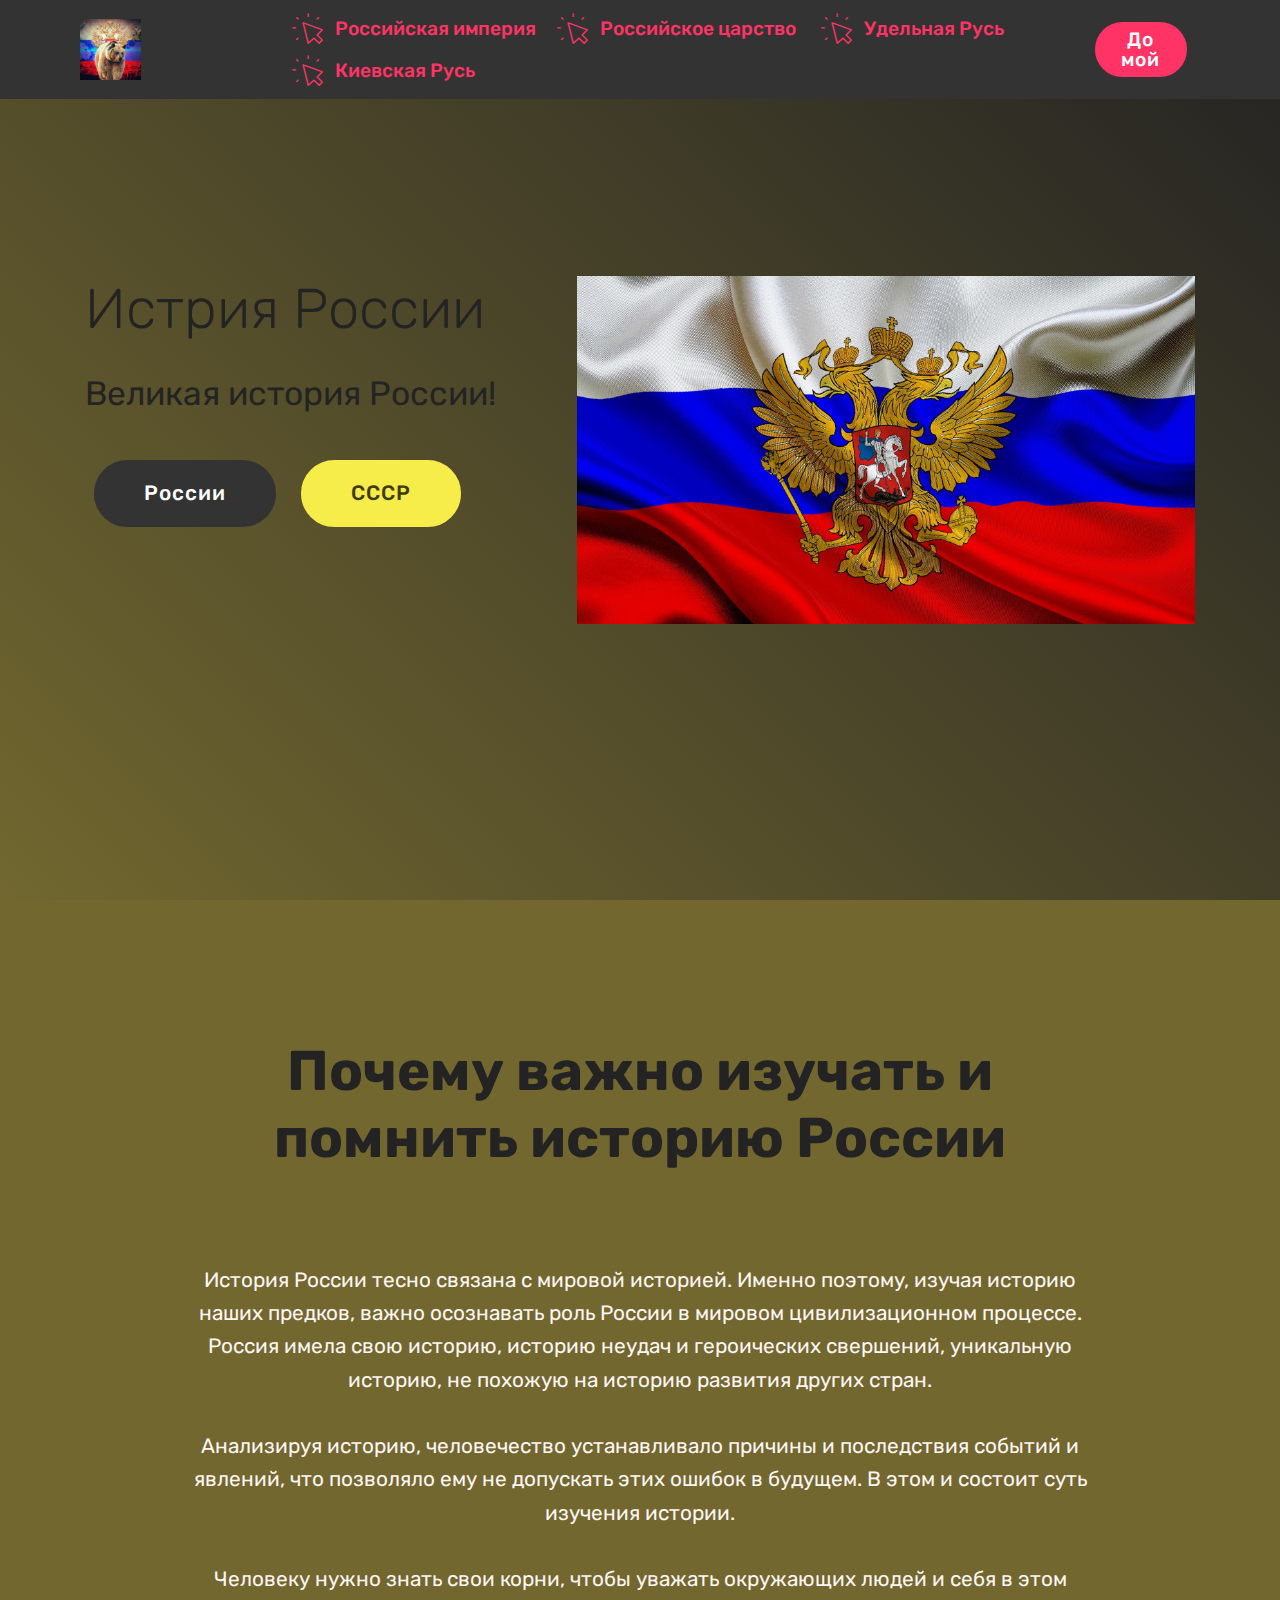
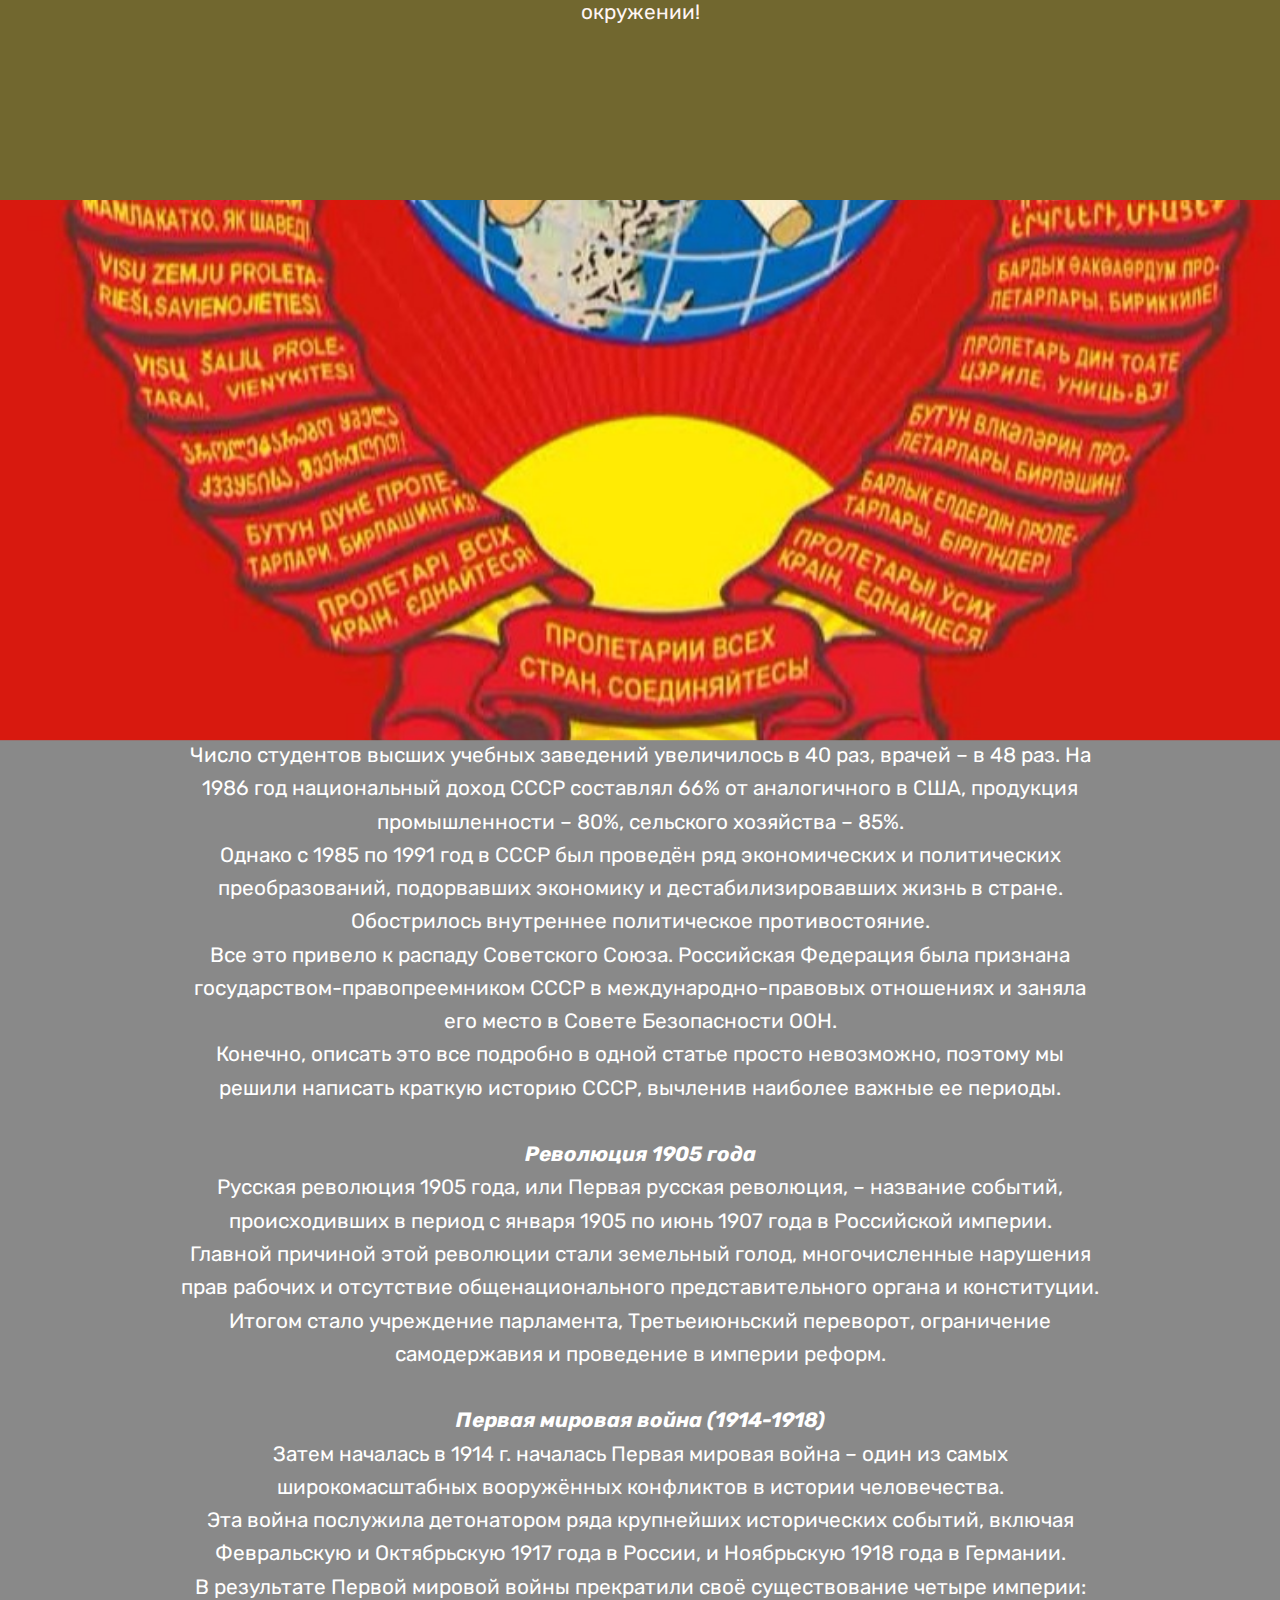
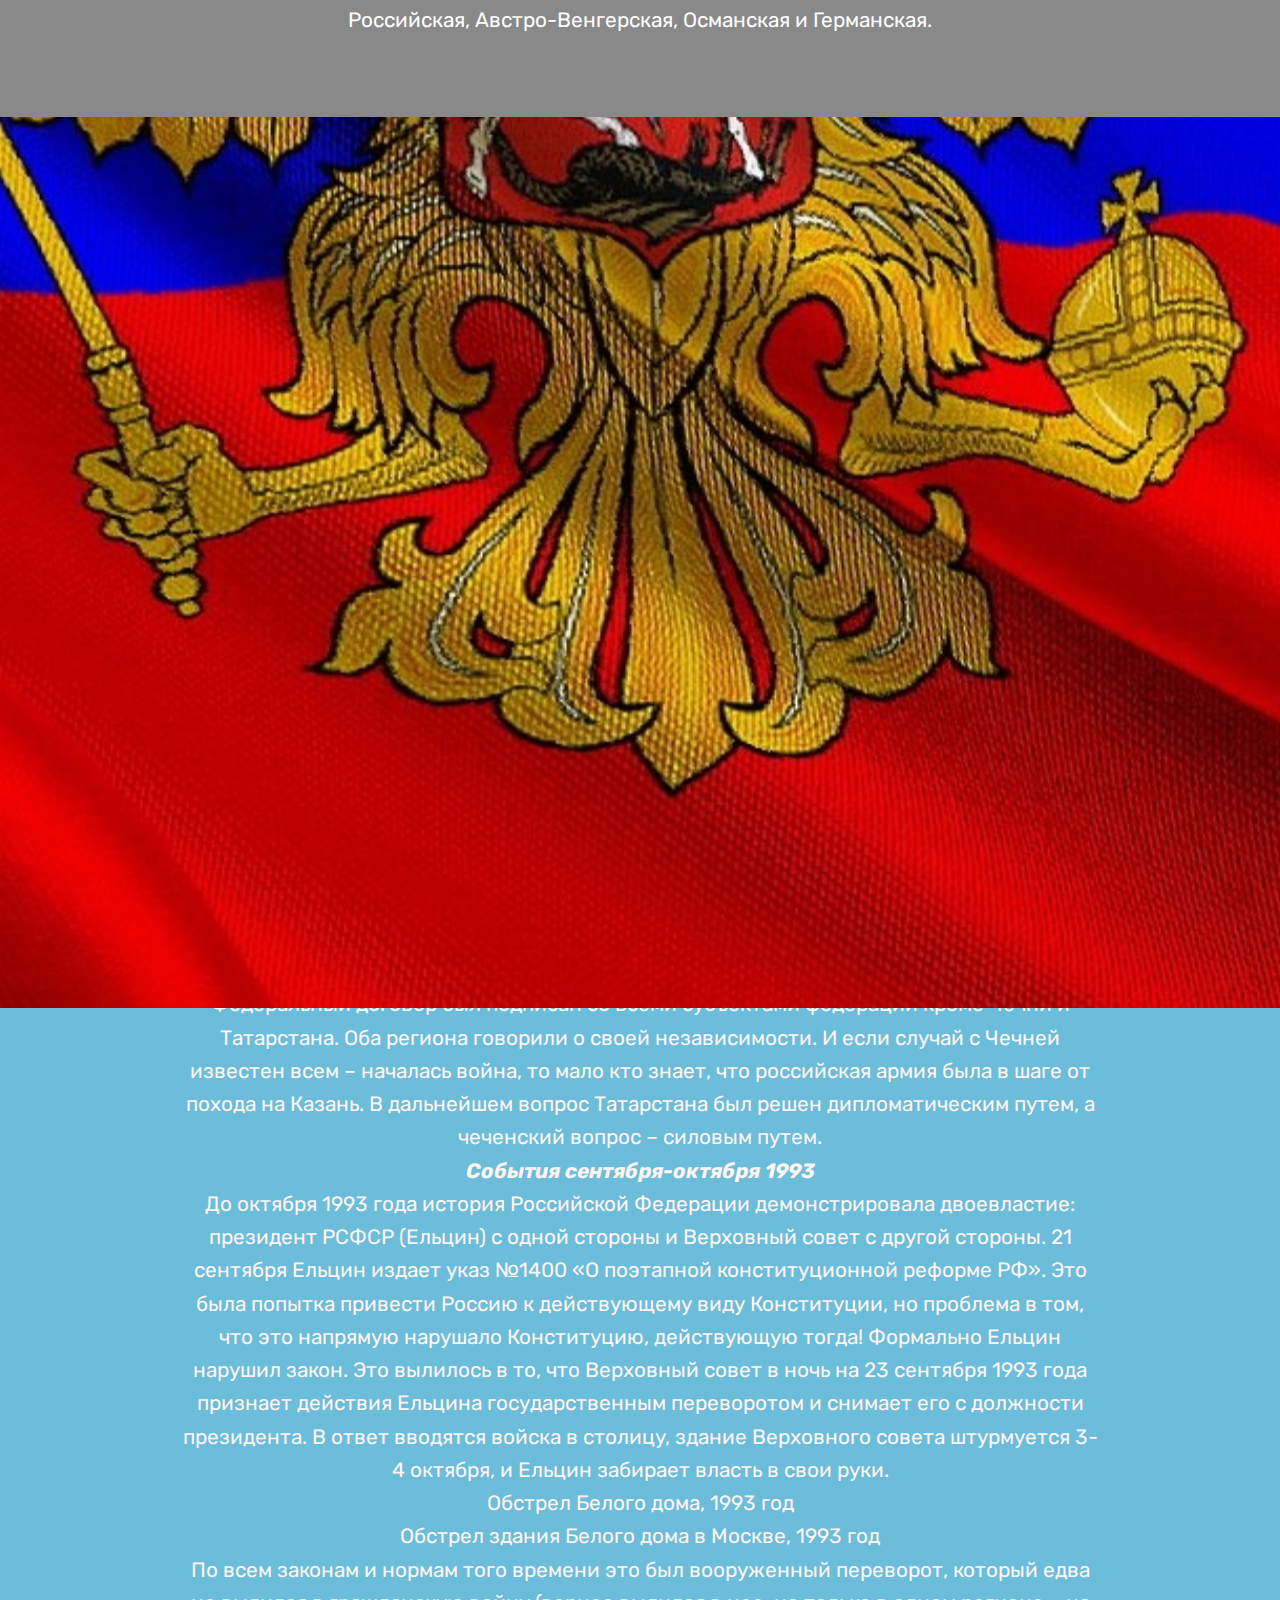
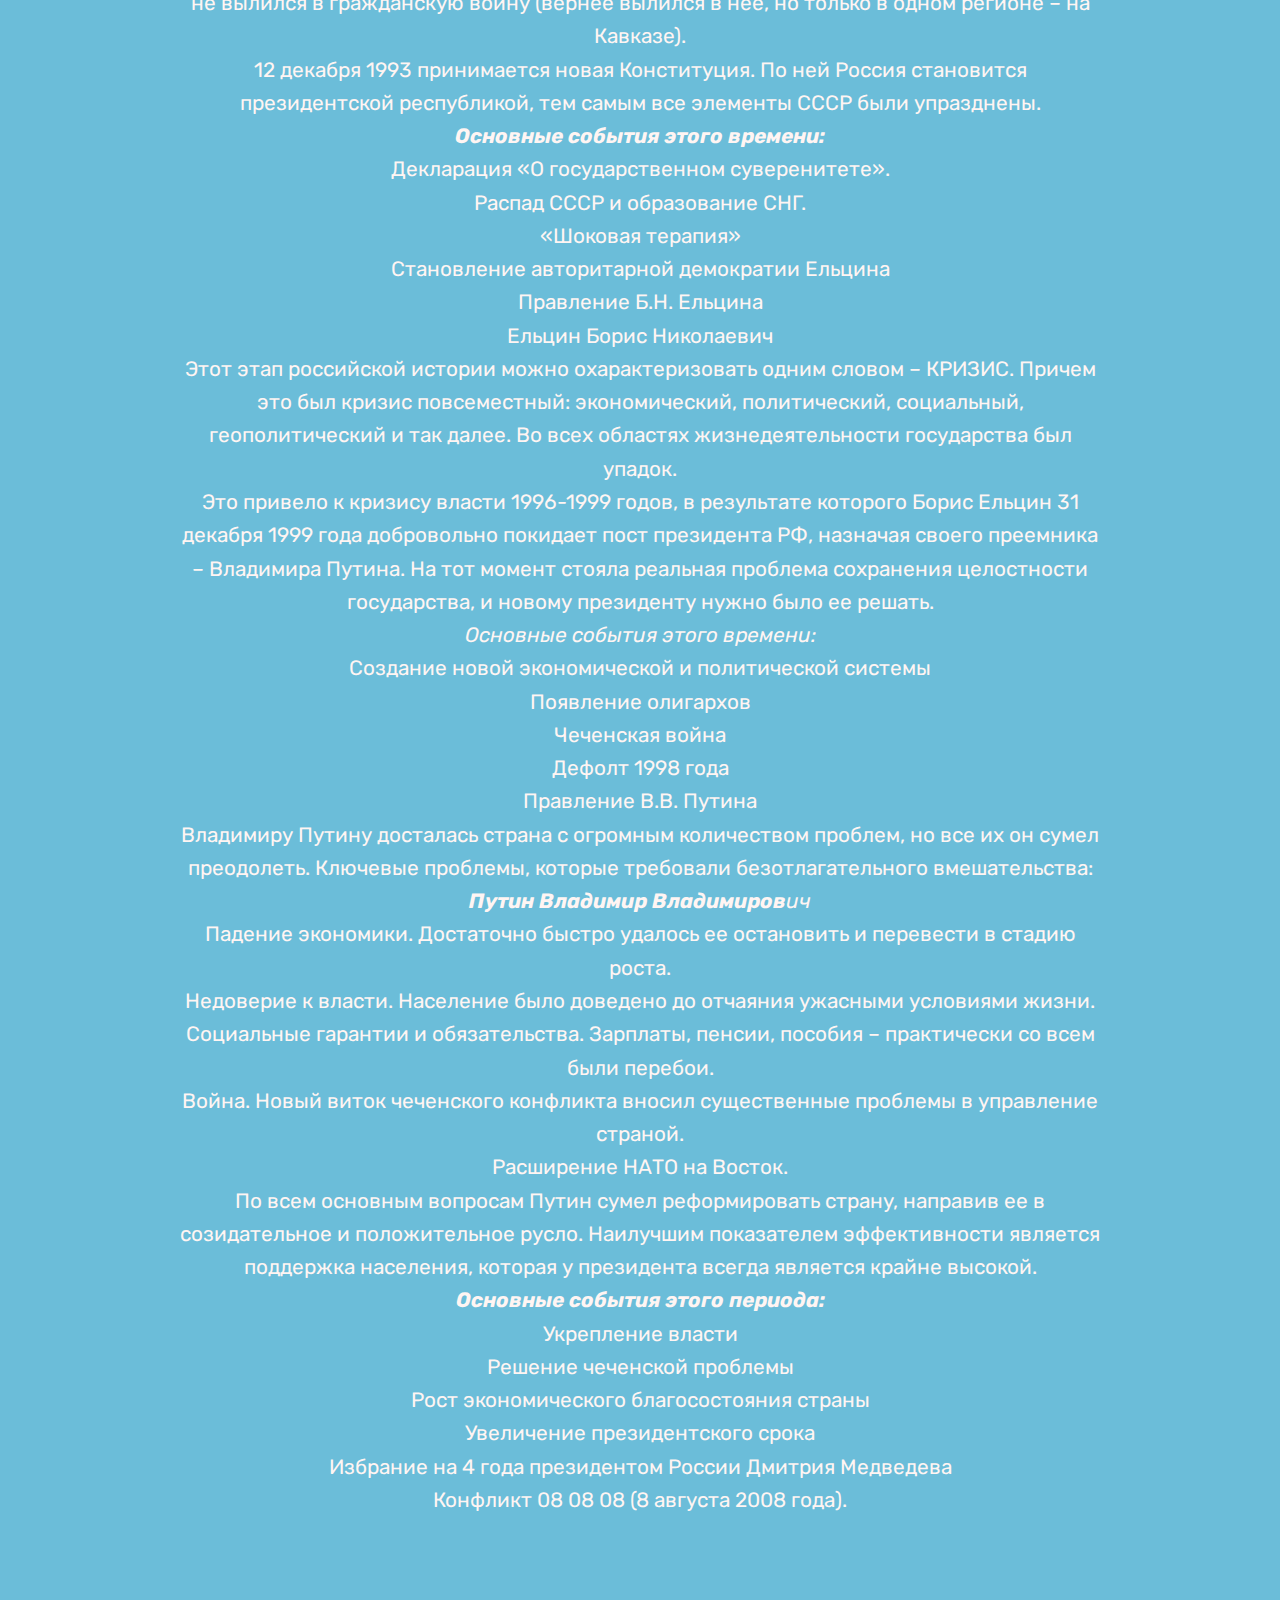
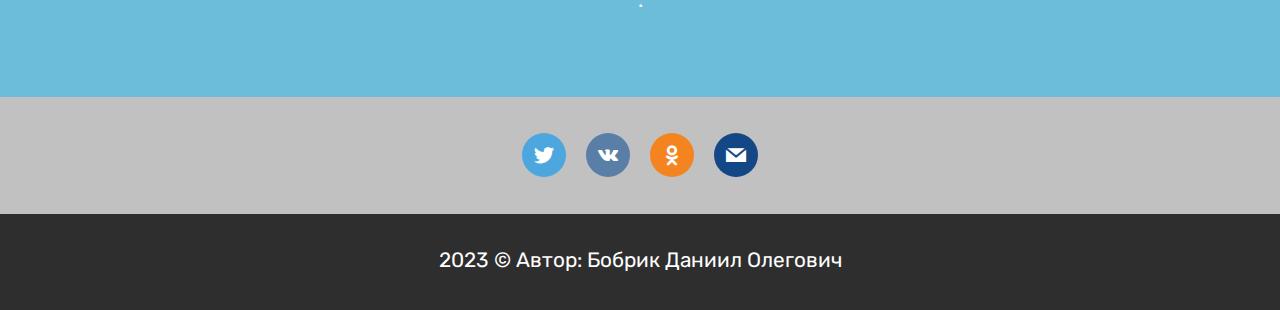
<file: index.html>
<!DOCTYPE html>
<html  >
<head>
  <!-- Site made with Mobirise Website Builder v4.12.4, https://mobirise.com -->
  <meta charset="UTF-8">
  <meta http-equiv="X-UA-Compatible" content="IE=edge">
  <meta name="generator" content="Mobirise v4.12.4, mobirise.com">
  <meta name="viewport" content="width=device-width, initial-scale=1, minimum-scale=1">
  <link rel="shortcut icon" href="assets/images/scale-1200.webp" type="image/x-icon">
  <meta name="description" content="">
  
  
  <title>История России</title>
  <link rel="stylesheet" href="assets/web/assets/mobirise-icons/mobirise-icons.css">
  <link rel="stylesheet" href="assets/bootstrap/css/bootstrap.min.css">
  <link rel="stylesheet" href="assets/bootstrap/css/bootstrap-grid.min.css">
  <link rel="stylesheet" href="assets/bootstrap/css/bootstrap-reboot.min.css">
  <link rel="stylesheet" href="assets/tether/tether.min.css">
  <link rel="stylesheet" href="assets/socicon/css/styles.css">
  <link rel="stylesheet" href="assets/dropdown/css/style.css">
  <link rel="stylesheet" href="assets/theme/css/style.css">
  <link rel="preload" as="style" href="assets/mobirise/css/mbr-additional.css"><link rel="stylesheet" href="assets/mobirise/css/mbr-additional.css" type="text/css">
  
  
  
</head>
<body>
  <section class="menu cid-tEeSetqRl4" once="menu" id="menu1-k">

    

    <nav class="navbar navbar-expand beta-menu navbar-dropdown align-items-center navbar-fixed-top navbar-toggleable-sm">
        <button class="navbar-toggler navbar-toggler-right" type="button" data-toggle="collapse" data-target="#navbarSupportedContent" aria-controls="navbarSupportedContent" aria-expanded="false" aria-label="Toggle navigation">
            <div class="hamburger">
                <span></span>
                <span></span>
                <span></span>
                <span></span>
            </div>
        </button>
        <div class="menu-logo">
            <div class="navbar-brand">
                <span class="navbar-logo">
                    <a href="https://mobirise.co">
                         <img src="assets/images/photo3.jpg" alt="Mobirise" title="" style="height: 3.8rem;">
                    </a>
                </span>
                <span class="navbar-caption-wrap"><a class="navbar-caption text-white display-4" href="https://mobirise.co"></a></span>
            </div>
        </div>
        <div class="collapse navbar-collapse" id="navbarSupportedContent">
            <ul class="navbar-nav nav-dropdown" data-app-modern-menu="true"><li class="nav-item">
                    <a class="nav-link link text-secondary display-4" href="page2.html"><span class="mbri-cursor-click mbr-iconfont mbr-iconfont-btn"></span>
                        Российская империя
                    </a>
                </li>
                <li class="nav-item">
                    <a class="nav-link link text-secondary display-4" href="page4.html"><span class="mbri-cursor-click mbr-iconfont mbr-iconfont-btn"></span>Российское царство&nbsp;</a>
                </li><li class="nav-item"><a class="nav-link link text-secondary display-4" href="page3.html"><span class="mbri-cursor-click mbr-iconfont mbr-iconfont-btn"></span>Удельная Русь&nbsp; &nbsp;</a></li><li class="nav-item"><a class="nav-link link text-secondary display-4" href="page5.html"><span class="mbri-cursor-click mbr-iconfont mbr-iconfont-btn"></span>Киевская Русь&nbsp; &nbsp; &nbsp;&nbsp;</a></li></ul>
            <div class="navbar-buttons mbr-section-btn"><a class="btn btn-sm btn-secondary display-4" href="index.html#header3-2">Домой</a></div>
        </div>
    </nav>
</section>

<section class="engine"><a href="https://mobirise.info/t">free amp template</a></section><section class="header3 cid-tDAZnBP3bi mbr-fullscreen" id="header3-2">

    

    

    <div class="container">
        <div class="media-container-row">
            <div class="mbr-figure" style="width: 150%;">
                <img src="assets/images/2.jpg" alt="Mobirise" title="">
            </div>

            <div class="media-content">
                <h1 class="mbr-section-title mbr-white pb-3 mbr-fonts-style display-1">Истрия России</h1>
                
                <div class="mbr-section-text mbr-white pb-3 ">
                    <p class="mbr-text mbr-fonts-style display-5">Великая история России!</p>
                </div>
                <div class="mbr-section-btn"><a class="btn btn-md btn-black display-7" href="index.html#header1-f" target="_blank">России<br></a>   <a class="btn btn-md btn-success display-7" href="index.html#header2-g">СССР<br></a></div>
            </div>
        </div>
    </div>

</section>

<section class="header1 cid-tDB8BQ5tiX mbr-fullscreen" id="header16-9">

    

    

    <div class="container">
        <div class="row justify-content-md-center">
            <div class="col-md-10 align-center">
                <h1 class="mbr-section-title mbr-bold pb-3 mbr-fonts-style display-1">Почему важно изучать и помнить историю России<div><br></div></h1>
                
                <p class="mbr-text pb-3 mbr-fonts-style display-7">История России тесно связана с мировой историей. Именно поэтому, изучая историю наших предков, важно осознавать роль России в мировом цивилизационном процессе. Россия имела свою историю, историю неудач и героических свершений, уникальную историю, не похожую на историю развития других стран.<br><br>Анализируя историю, человечество устанавливало причины и последствия событий и явлений, что позволяло ему не допускать этих ошибок в будущем. В этом и состоит суть изучения истории.<br><br>Человеку нужно знать свои корни, чтобы уважать окружающих людей и себя в этом окружении!<br></p>
                
            </div>
        </div>
    </div>

</section>

<section class="cid-tDBllNDRCf mbr-fullscreen mbr-parallax-background" id="header2-g">

    

    <div class="mbr-overlay" style="opacity: 0.5; background-color: rgb(35, 35, 35);"></div>

    <div class="container align-center">
        <div class="row justify-content-md-center">
            <div class="mbr-white col-md-10">
                <h1 class="mbr-section-title mbr-bold pb-3 mbr-fonts-style display-1"><em>Союз Советских Социалистических Республи</em>к</h1>
                
                <p class="mbr-text pb-3 mbr-fonts-style display-7">Это государство, существовавшее в период 1922-1991 гг. на территории Восточной Европы, Северной Азии, части Центральной и Восточной Азии. 
<br>
<br>История СССР – это удивительная череда невероятных, порой просто мистических событий. 
<br>
<br>В этой истории есть все: невероятные победы и унизительные поражения, восторг уникальных достижений и страх внезапных репрессий.
<br>Пройдя через множество потрясений, с 1913 по 1986 гг. Россия увеличила свое национальное богатство более чем в 50 раз, национальный доход в 94 раза. <br>Число студентов высших учебных заведений увеличилось в 40 раз, врачей – в 48 раз. На 1986 год национальный доход СССР составлял 66% от аналогичного в США, продукция промышленности – 80%, сельского хозяйства – 85%. <br>Однако с 1985 по 1991 год в СССР был проведён ряд экономических и политических преобразований, подорвавших экономику и дестабилизировавших жизнь в стране. Обострилось внутреннее политическое противостояние. <br>Все это привело к распаду Советского Союза. Российская Федерация была признана государством-правопреемником СССР в международно-правовых отношениях и заняла его место в Совете Безопасности ООН. <br>Конечно, описать это все подробно в одной статье просто невозможно, поэтому мы решили написать краткую историю СССР, вычленив наиболее важные ее периоды.
<br><br><em><strong>Революция 1905 года</strong></em> 
<br>Русская революция 1905 года, или Первая русская революция, – название событий, происходивших в период с января 1905 по июнь 1907 года в Российской империи. <br>Главной причиной этой революции стали земельный голод, многочисленные нарушения прав рабочих и отсутствие общенационального представительного органа и конституции. 
<br>Итогом стало учреждение парламента, Третьеиюньский переворот, ограничение самодержавия и проведение в империи реформ.
<br>
<br><em><strong>Первая мировая война (1914-1918) 
</strong></em><br>Затем началась в 1914 г. началась Первая мировая война – один из самых широкомасштабных вооружённых конфликтов в истории человечества. <br>Эта война послужила детонатором ряда крупнейших исторических событий, включая Февральскую и Октябрьскую 1917 года в России, и Ноябрьскую 1918 года в Германии. <br>В результате Первой мировой войны прекратили своё существование четыре империи: Российская, Австро-Венгерская, Османская и Германская.</p>
                
            </div>
        </div>
    </div>
    
</section>

<section class="header1 cid-tDBjZ6sBvW mbr-fullscreen mbr-parallax-background" id="header1-f">

    

    <div class="mbr-overlay" style="opacity: 0.6; background-color: rgb(20, 157, 204);">
    </div>

    <div class="container">
        <div class="row justify-content-md-center">
            <div class="mbr-white col-md-10">
                <h1 class="mbr-section-title align-center mbr-bold pb-3 mbr-fonts-style display-1"><em>Россия</em></h1>
                
                <p class="mbr-text align-center pb-3 mbr-fonts-style display-7">Российская Федерация образовалась после распада СССР. Распад Советского Союза на республики стал крупнейшей геополитической катастрофой 21 века. В результате была сломлена двуполярная модель мира, и осталась единственная сверхдержава – США. Только к 2014-15 годам Россия стала выходить на такие отметки по ключевым показателям, которые позволили вновь говорить о многополярном мире, центром которого становится не только США, но и Россия, и Китай.
<br>До 4 октября 1993. До этого года формально существовал СССР со старой Конституцией. Попытка Ельцина ее изменить привела к вооруженным столкновениям и штурму Белого Дома.
<br>Период правления Бориса Ельцина (1993-1999). Кратко этот период можно охарактеризовать так – экономический упадок, проблемы во всех областях жизнедеятельности государства, война в Чечне.
<br>2000 – настоящее время. Период правления Владимира Путина, прерванное единожды Дмитрием Медведевым.  Это период стабилизации экономики и ее переход в стадию роста, решение социальных проблем, укрепление позиций России на международной арене.
<br><em><strong>Федеральный договор
</strong></em><br>Федеральный договор 31 марта 1992 года закрепил создание России как государства.  До этого была проблема – регионы хотели больше независимости, а некоторые и вовсе говорили об отделении от России. Это стало возможно после того, как Борис Ельцин, в последние годы существования СССР на встрече с лидерами регионов повторял одну и ту же фразу «Берите суверенитета столько сколько хотите». Они и брали.
<br>Федеральный договор был подписан со всеми  субъектами федерации кроме Чечни и Татарстана. Оба региона говорили о своей независимости.  И если случай с Чечней известен всем – началась война, то мало кто знает, что российская армия была в шаге от похода на Казань. В дальнейшем вопрос Татарстана был решен дипломатическим путем, а чеченский вопрос – силовым путем.
<br><em><strong>События сентября-октября 1993
</strong></em><br>До октября 1993 года история Российской Федерации демонстрировала двоевластие: президент РСФСР (Ельцин) с одной стороны и Верховный совет с другой стороны. 21 сентября Ельцин издает указ №1400 «О поэтапной конституционной реформе РФ». Это была попытка привести Россию к действующему виду Конституции, но проблема в том, что это напрямую нарушало Конституцию, действующую тогда! Формально Ельцин нарушил закон. Это вылилось в то, что Верховный совет в ночь на 23 сентября 1993 года признает действия Ельцина государственным переворотом и снимает его с должности президента. В ответ вводятся войска в столицу, здание Верховного совета штурмуется 3-4 октября, и Ельцин забирает власть в свои руки.
<br>Обстрел Белого дома, 1993 год
<br>Обстрел здания Белого дома в Москве, 1993 год
<br>По всем законам и нормам того времени это был вооруженный переворот, который едва не вылился в гражданскую войну (вернее вылился в нее, но только в одном регионе – на Кавказе).
<br>12 декабря 1993 принимается новая Конституция. По ней Россия становится президентской республикой, тем самым все элементы СССР были упразднены.
<br><em><strong>Основные события этого времени:</strong></em>
<br>Декларация «О государственном суверенитете».
<br>Распад СССР и образование СНГ.
<br>«Шоковая терапия»
<br>Становление авторитарной демократии Ельцина
<br>Правление Б.Н. Ельцина
<br>Ельцин Борис Николаевич
<br>Этот этап российской истории можно охарактеризовать одним словом – КРИЗИС. Причем это был кризис повсеместный: экономический, политический, социальный, геополитический и так далее. Во всех областях жизнедеятельности государства был упадок.
<br>Это привело к кризису власти 1996-1999 годов, в результате которого Борис Ельцин 31 декабря 1999 года добровольно покидает пост президента РФ, назначая своего преемника – Владимира Путина. На тот момент стояла реальная проблема сохранения целостности государства, и новому президенту нужно было ее решать.
<br><em>Основные события этого времени:
</em><br>Создание новой экономической и политической системы
<br>Появление олигархов
<br>Чеченская война
<br>Дефолт 1998 года
<br>Правление В.В. Путина
<br>Владимиру Путину досталась страна с огромным количеством проблем, но все их он сумел преодолеть. Ключевые проблемы, которые требовали безотлагательного вмешательства:
<br><em><strong>Путин Владимир Владимиров</strong>ич
</em><br>Падение экономики. Достаточно быстро удалось ее остановить и перевести в стадию роста.
<br>Недоверие к власти. Население было доведено до отчаяния ужасными условиями жизни.
<br>Социальные гарантии и обязательства. Зарплаты, пенсии, пособия – практически со всем были перебои.
<br>Война. Новый виток чеченского конфликта вносил существенные проблемы в управление страной.
<br>Расширение НАТО на Восток.
<br>По всем основным вопросам Путин сумел реформировать страну, направив ее в созидательное и положительное русло. Наилучшим показателем эффективности является поддержка населения, которая у президента всегда является крайне высокой.
<br><em><strong>Основные события этого периода:
</strong></em><br>Укрепление власти
<br>Решение чеченской проблемы
<br>Рост экономического благосостояния страны
<br>Увеличение президентского срока
<br>Избрание на 4 года президентом России Дмитрия Медведева
<br>Конфликт 08 08 08 (8 августа 2008 года).<br>
<br>
<br>.
                </p>
                
            </div>
        </div>
    </div>

</section>

<section class="cid-tDBnQs46DD" id="social-buttons3-i">
    
    

    

    <div class="container">
        <div class="media-container-row">
            <div class="col-md-8 align-center">
                
                <div>
                    <div class="mbr-social-likes">
                        
                        <span class="btn btn-social twitter socicon-bg-twitter mx-2" title="Поделиться в Twitter">
                            <i class="socicon socicon-twitter"></i>
                        </span>
                        <span class="btn btn-social vkontakte socicon-bg-vkontakte mx-2" title="Поделиться в VK">
                            <i class="socicon socicon-vkontakte"></i>
                        </span>
                        <span class="btn btn-social odnoklassniki socicon-bg-odnoklassniki mx-2" title="Поделиться в OK">
                            <i class="socicon socicon-odnoklassniki"></i>
                        </span>
                        
                        <span class="btn btn-social mailru socicon-bg-mail mx-2" title="Поделиться в Mail.ru">
                            <i class="socicon socicon-mail"></i>
                        </span>
                    </div>
                </div>
            </div>
        </div>
    </div>
</section>

<section once="footers" class="cid-tDBosjwIFp" id="footer6-j">

    

    

    <div class="container">
        <div class="media-container-row align-center mbr-white">
            <div class="col-12">
                <p class="mbr-text mb-0 mbr-fonts-style display-7">2023 © Автор: Бобрик Даниил Олегович<br><br></p>
            </div>
        </div>
    </div>
</section>


  <script src="assets/web/assets/jquery/jquery.min.js"></script>
  <script src="assets/popper/popper.min.js"></script>
  <script src="assets/bootstrap/js/bootstrap.min.js"></script>
  <script src="assets/tether/tether.min.js"></script>
  <script src="assets/smoothscroll/smooth-scroll.js"></script>
  <script src="assets/sociallikes/social-likes.js"></script>
  <script src="assets/dropdown/js/nav-dropdown.js"></script>
  <script src="assets/dropdown/js/navbar-dropdown.js"></script>
  <script src="assets/touchswipe/jquery.touch-swipe.min.js"></script>
  <script src="assets/parallax/jarallax.min.js"></script>
  <script src="assets/theme/js/script.js"></script>
  
  
 <div id="scrollToTop" class="scrollToTop mbr-arrow-up"><a style="text-align: center;"><i class="mbr-arrow-up-icon mbr-arrow-up-icon-cm cm-icon cm-icon-smallarrow-up"></i></a></div>
  </body>
</html>
</file>
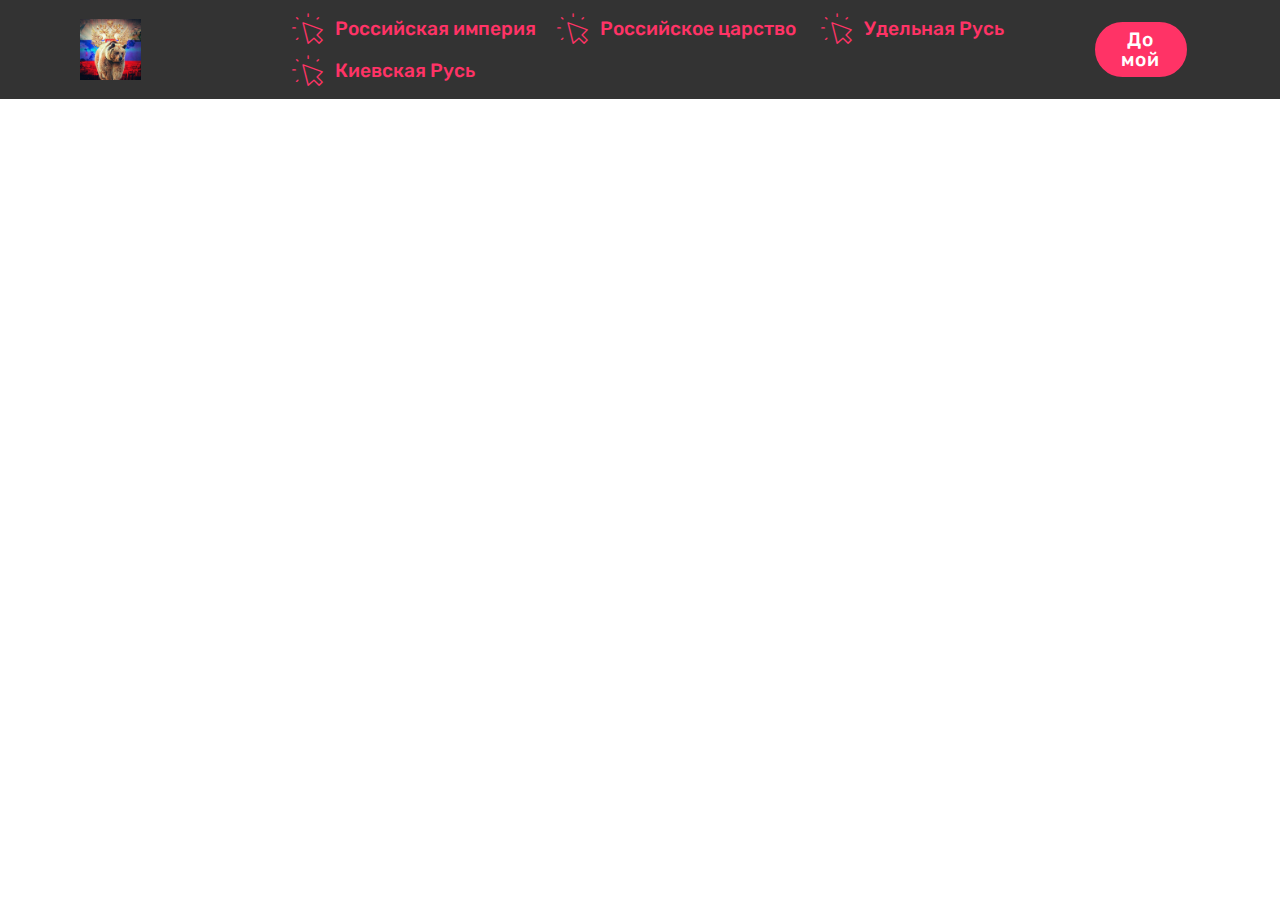
<file: page1.html>
<!DOCTYPE html>
<html  >
<head>
  <!-- Site made with Mobirise Website Builder v4.12.4, https://mobirise.com -->
  <meta charset="UTF-8">
  <meta http-equiv="X-UA-Compatible" content="IE=edge">
  <meta name="generator" content="Mobirise v4.12.4, mobirise.com">
  <meta name="viewport" content="width=device-width, initial-scale=1, minimum-scale=1">
  <link rel="shortcut icon" href="assets/images/scale-1200.webp" type="image/x-icon">
  <meta name="description" content="Web Page Builder Description">
  
  
  
  <link rel="stylesheet" href="assets/web/assets/mobirise-icons/mobirise-icons.css">
  <link rel="stylesheet" href="assets/bootstrap/css/bootstrap.min.css">
  <link rel="stylesheet" href="assets/bootstrap/css/bootstrap-grid.min.css">
  <link rel="stylesheet" href="assets/bootstrap/css/bootstrap-reboot.min.css">
  <link rel="stylesheet" href="assets/tether/tether.min.css">
  <link rel="stylesheet" href="assets/dropdown/css/style.css">
  <link rel="stylesheet" href="assets/theme/css/style.css">
  <link rel="preload" as="style" href="assets/mobirise/css/mbr-additional.css"><link rel="stylesheet" href="assets/mobirise/css/mbr-additional.css" type="text/css">
  
  
  
</head>
<body>
  <section class="menu cid-tEeSetqRl4" once="menu" id="menu1-m">

    

    <nav class="navbar navbar-expand beta-menu navbar-dropdown align-items-center navbar-fixed-top navbar-toggleable-sm">
        <button class="navbar-toggler navbar-toggler-right" type="button" data-toggle="collapse" data-target="#navbarSupportedContent" aria-controls="navbarSupportedContent" aria-expanded="false" aria-label="Toggle navigation">
            <div class="hamburger">
                <span></span>
                <span></span>
                <span></span>
                <span></span>
            </div>
        </button>
        <div class="menu-logo">
            <div class="navbar-brand">
                <span class="navbar-logo">
                    <a href="https://mobirise.co">
                         <img src="assets/images/photo3.jpg" alt="Mobirise" title="" style="height: 3.8rem;">
                    </a>
                </span>
                <span class="navbar-caption-wrap"><a class="navbar-caption text-white display-4" href="https://mobirise.co"></a></span>
            </div>
        </div>
        <div class="collapse navbar-collapse" id="navbarSupportedContent">
            <ul class="navbar-nav nav-dropdown" data-app-modern-menu="true"><li class="nav-item">
                    <a class="nav-link link text-secondary display-4" href="page2.html"><span class="mbri-cursor-click mbr-iconfont mbr-iconfont-btn"></span>
                        Российская империя
                    </a>
                </li>
                <li class="nav-item">
                    <a class="nav-link link text-secondary display-4" href="page4.html"><span class="mbri-cursor-click mbr-iconfont mbr-iconfont-btn"></span>Российское царство&nbsp;</a>
                </li><li class="nav-item"><a class="nav-link link text-secondary display-4" href="page3.html"><span class="mbri-cursor-click mbr-iconfont mbr-iconfont-btn"></span>Удельная Русь&nbsp; &nbsp;</a></li><li class="nav-item"><a class="nav-link link text-secondary display-4" href="page5.html"><span class="mbri-cursor-click mbr-iconfont mbr-iconfont-btn"></span>Киевская Русь&nbsp; &nbsp; &nbsp;&nbsp;</a></li></ul>
            <div class="navbar-buttons mbr-section-btn"><a class="btn btn-sm btn-secondary display-4" href="index.html#header3-2">Домой</a></div>
        </div>
    </nav>
</section>

<section class="engine"><a href="https://mobirise.info/g">build your own website</a></section><section once="footers" class="cid-tDBosjwIFp" id="footer6-l">

    

    

    <div class="container">
        <div class="media-container-row align-center mbr-white">
            <div class="col-12">
                <p class="mbr-text mb-0 mbr-fonts-style display-7">2023 © Автор: Бобрик Даниил Олегович<br><br></p>
            </div>
        </div>
    </div>
</section>


  <script src="assets/web/assets/jquery/jquery.min.js"></script>
  <script src="assets/popper/popper.min.js"></script>
  <script src="assets/bootstrap/js/bootstrap.min.js"></script>
  <script src="assets/tether/tether.min.js"></script>
  <script src="assets/smoothscroll/smooth-scroll.js"></script>
  <script src="assets/dropdown/js/nav-dropdown.js"></script>
  <script src="assets/dropdown/js/navbar-dropdown.js"></script>
  <script src="assets/touchswipe/jquery.touch-swipe.min.js"></script>
  <script src="assets/theme/js/script.js"></script>
  
  
 <div id="scrollToTop" class="scrollToTop mbr-arrow-up"><a style="text-align: center;"><i class="mbr-arrow-up-icon mbr-arrow-up-icon-cm cm-icon cm-icon-smallarrow-up"></i></a></div>
  </body>
</html>
</file>
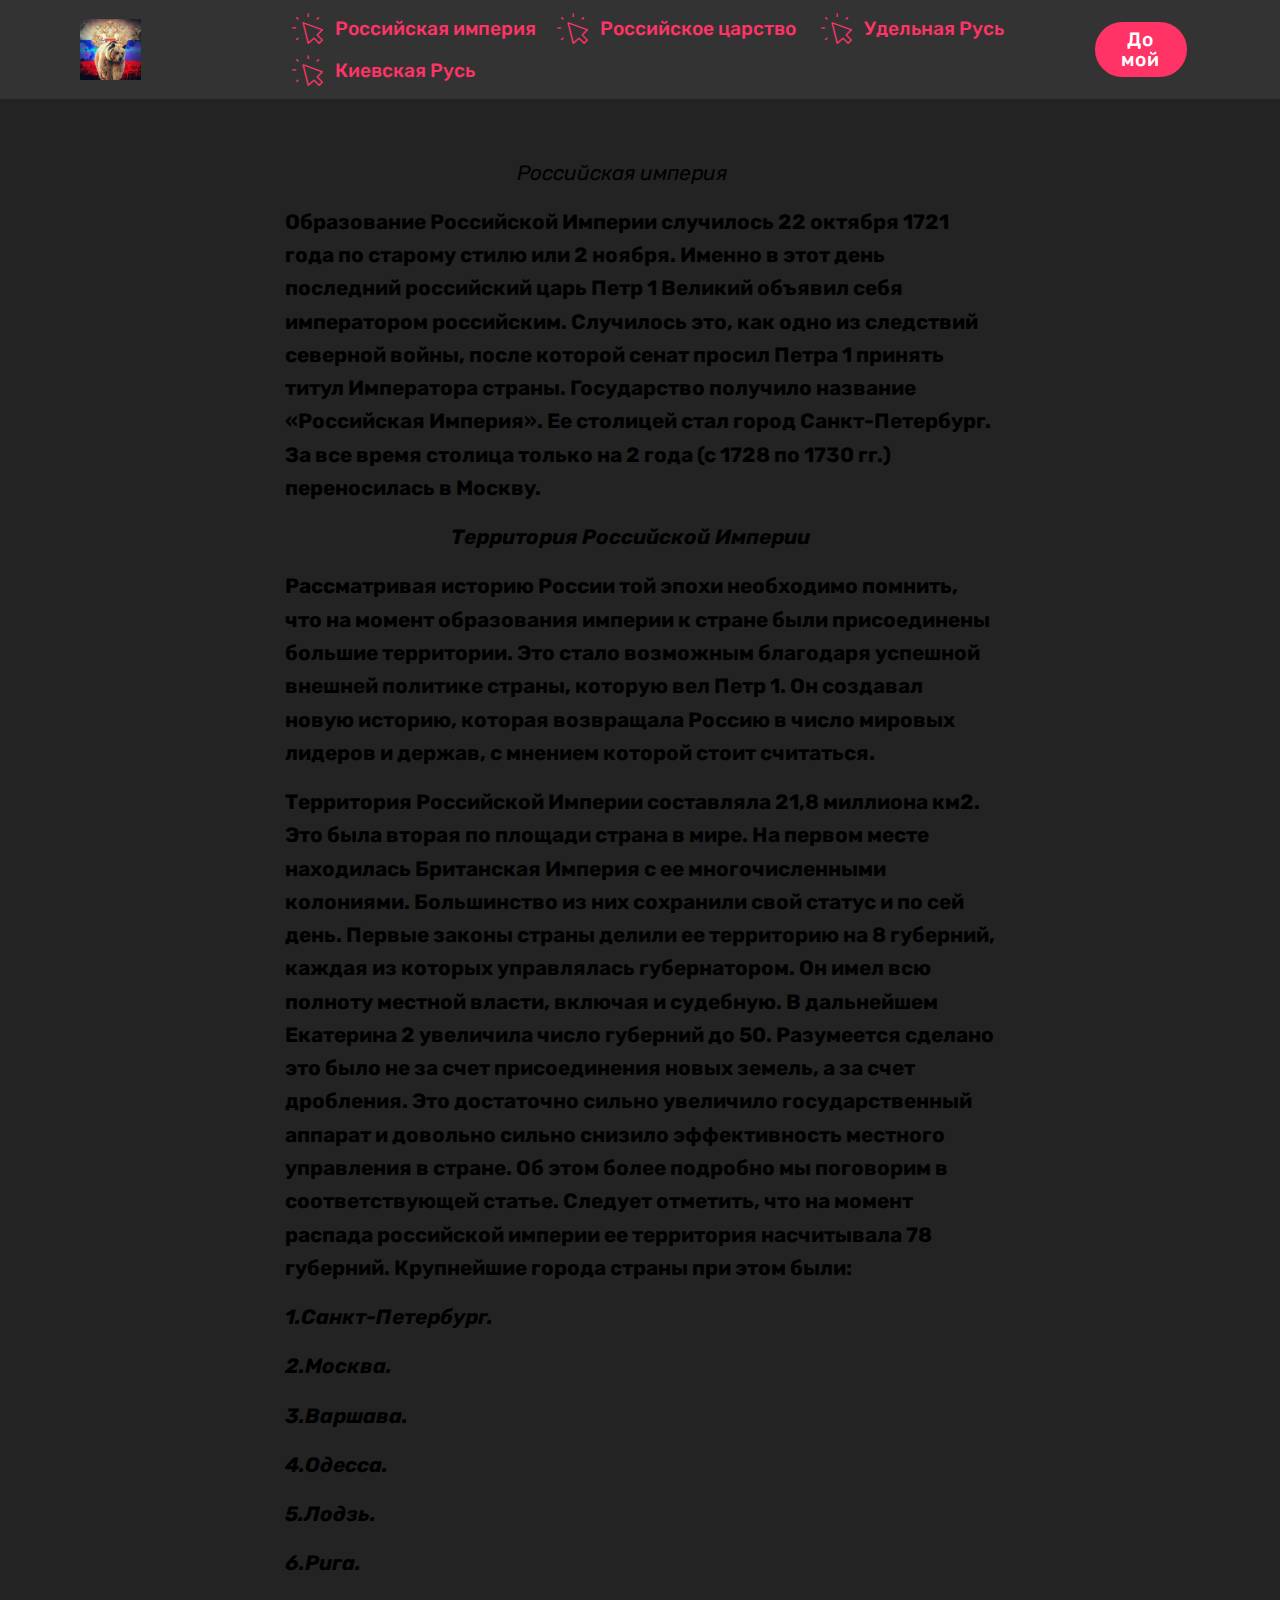
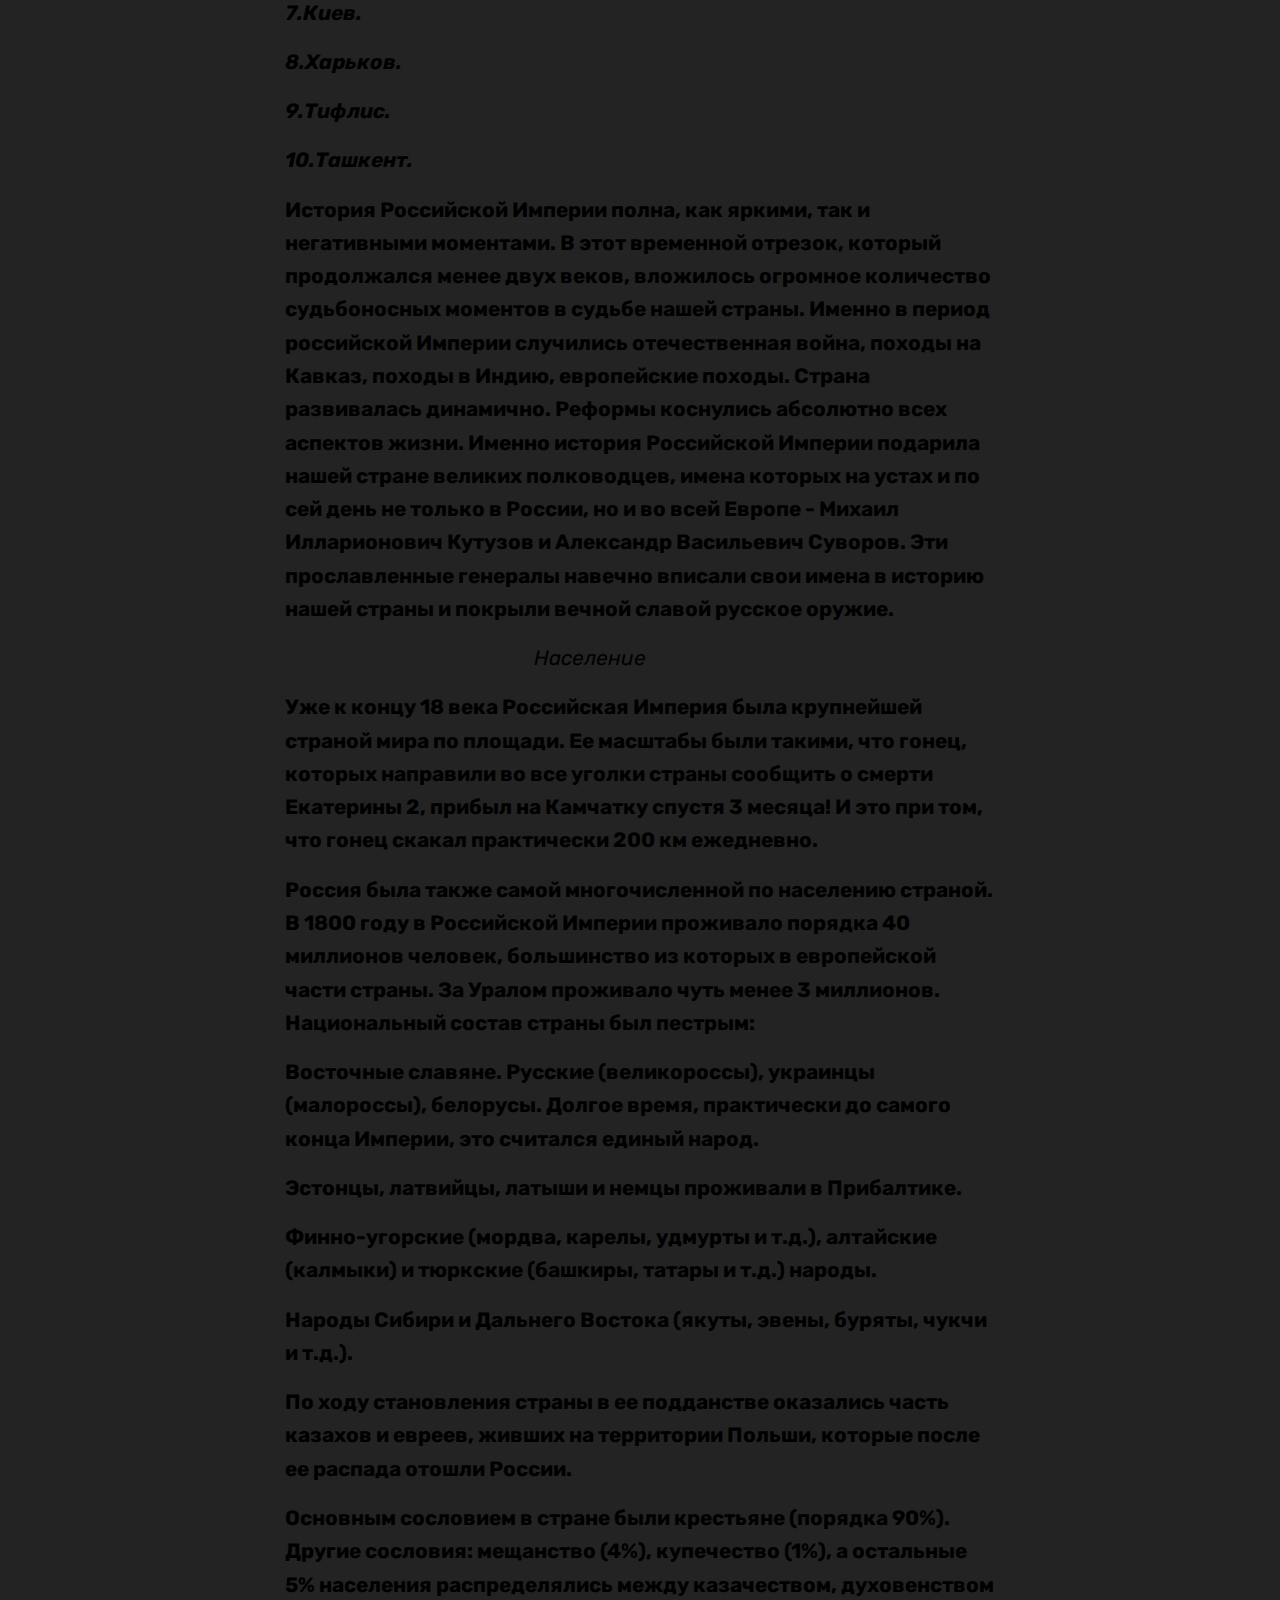
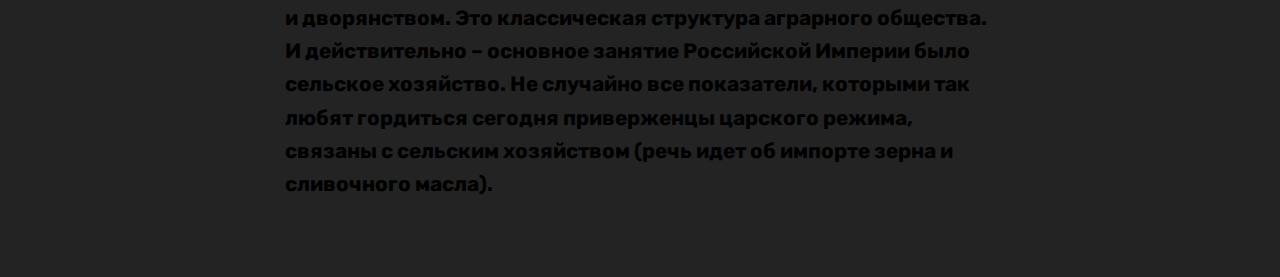
<file: page2.html>
<!DOCTYPE html>
<html  >
<head>
  <!-- Site made with Mobirise Website Builder v4.12.4, https://mobirise.com -->
  <meta charset="UTF-8">
  <meta http-equiv="X-UA-Compatible" content="IE=edge">
  <meta name="generator" content="Mobirise v4.12.4, mobirise.com">
  <meta name="viewport" content="width=device-width, initial-scale=1, minimum-scale=1">
  <link rel="shortcut icon" href="assets/images/scale-1200.webp" type="image/x-icon">
  <meta name="description" content="Web Builder Description">
  
  
  <title>Российская империя</title>
  <link rel="stylesheet" href="assets/web/assets/mobirise-icons/mobirise-icons.css">
  <link rel="stylesheet" href="assets/bootstrap/css/bootstrap.min.css">
  <link rel="stylesheet" href="assets/bootstrap/css/bootstrap-grid.min.css">
  <link rel="stylesheet" href="assets/bootstrap/css/bootstrap-reboot.min.css">
  <link rel="stylesheet" href="assets/tether/tether.min.css">
  <link rel="stylesheet" href="assets/dropdown/css/style.css">
  <link rel="stylesheet" href="assets/theme/css/style.css">
  <link rel="preload" as="style" href="assets/mobirise/css/mbr-additional.css"><link rel="stylesheet" href="assets/mobirise/css/mbr-additional.css" type="text/css">
  
  
  
</head>
<body>
  <section class="menu cid-tEeSetqRl4" once="menu" id="menu1-o">

    

    <nav class="navbar navbar-expand beta-menu navbar-dropdown align-items-center navbar-fixed-top navbar-toggleable-sm">
        <button class="navbar-toggler navbar-toggler-right" type="button" data-toggle="collapse" data-target="#navbarSupportedContent" aria-controls="navbarSupportedContent" aria-expanded="false" aria-label="Toggle navigation">
            <div class="hamburger">
                <span></span>
                <span></span>
                <span></span>
                <span></span>
            </div>
        </button>
        <div class="menu-logo">
            <div class="navbar-brand">
                <span class="navbar-logo">
                    <a href="https://mobirise.co">
                         <img src="assets/images/photo3.jpg" alt="Mobirise" title="" style="height: 3.8rem;">
                    </a>
                </span>
                <span class="navbar-caption-wrap"><a class="navbar-caption text-white display-4" href="https://mobirise.co"></a></span>
            </div>
        </div>
        <div class="collapse navbar-collapse" id="navbarSupportedContent">
            <ul class="navbar-nav nav-dropdown" data-app-modern-menu="true"><li class="nav-item">
                    <a class="nav-link link text-secondary display-4" href="page2.html"><span class="mbri-cursor-click mbr-iconfont mbr-iconfont-btn"></span>
                        Российская империя
                    </a>
                </li>
                <li class="nav-item">
                    <a class="nav-link link text-secondary display-4" href="page4.html"><span class="mbri-cursor-click mbr-iconfont mbr-iconfont-btn"></span>Российское царство&nbsp;</a>
                </li><li class="nav-item"><a class="nav-link link text-secondary display-4" href="page3.html"><span class="mbri-cursor-click mbr-iconfont mbr-iconfont-btn"></span>Удельная Русь&nbsp; &nbsp;</a></li><li class="nav-item"><a class="nav-link link text-secondary display-4" href="page5.html"><span class="mbri-cursor-click mbr-iconfont mbr-iconfont-btn"></span>Киевская Русь&nbsp; &nbsp; &nbsp;&nbsp;</a></li></ul>
            <div class="navbar-buttons mbr-section-btn"><a class="btn btn-sm btn-secondary display-4" href="index.html#header3-2">Домой</a></div>
        </div>
    </nav>
</section>

<section class="engine"><a href="https://mobirise.info/e">how to make your own website for free</a></section><section once="footers" class="cid-tDBosjwIFp" id="footer6-n">

    

    

    <div class="container">
        <div class="media-container-row align-center mbr-white">
            <div class="col-12">
                <p class="mbr-text mb-0 mbr-fonts-style display-7">2023 © Автор: Бобрик Даниил Олегович<br><br></p>
            </div>
        </div>
    </div>
</section>

<section class="mbr-section article content1 cid-tEeWco2Os4" id="content1-v">
    
     

    <div class="container">
        <div class="media-container-row">
            <div class="mbr-text col-12 mbr-fonts-style display-7 col-md-8"><p><strong>&nbsp; &nbsp; &nbsp; &nbsp; &nbsp; &nbsp; &nbsp; &nbsp; &nbsp; &nbsp; &nbsp; &nbsp; &nbsp; &nbsp; &nbsp; &nbsp; &nbsp; &nbsp; &nbsp; &nbsp; &nbsp; &nbsp; &nbsp; &nbsp; &nbsp; &nbsp; &nbsp; &nbsp; &nbsp; </strong><em>Российская империя &nbsp;</em><strong> &nbsp; &nbsp; &nbsp; &nbsp; &nbsp; &nbsp; &nbsp; &nbsp;&nbsp;</strong></p><p><strong>Образование Российской Империи случилось 22 октября 1721 года по старому стилю или 2 ноября. Именно в этот день последний российский царь Петр 1 Великий объявил себя императором российским. Случилось это, как одно из следствий северной войны, после которой сенат просил Петра 1 принять титул Императора страны. Государство получило название «Российская Империя». Ее столицей стал город Санкт-Петербург. За все время столица только на 2 года (с 1728 по 1730 гг.) переносилась в Москву.</strong></p><p><strong>&nbsp; &nbsp; &nbsp; &nbsp; &nbsp; &nbsp; &nbsp; &nbsp; &nbsp; &nbsp; &nbsp; &nbsp; &nbsp; &nbsp; &nbsp; &nbsp; &nbsp; &nbsp; &nbsp; &nbsp;</strong><em> &nbsp;</em><em><strong>Территория Российской Империи
</strong></em></p><p><strong>Рассматривая историю России той эпохи необходимо помнить, что на момент образования империи к стране были присоединены большие территории. Это стало возможным благодаря успешной внешней политике страны, которую вел Петр 1. Он создавал новую историю, которая возвращала Россию в число мировых лидеров и держав, с мнением которой стоит считаться.
</strong></p><p><strong>
</strong></p><p><strong>Территория Российской Империи составляла 21,8 миллиона км2. Это была вторая по площади страна в мире. На первом месте находилась Британская Империя с ее многочисленными колониями. Большинство из них сохранили свой статус и по сей день. Первые законы страны делили ее территорию на 8 губерний, каждая из которых управлялась губернатором. Он имел всю полноту местной власти, включая и судебную. В дальнейшем Екатерина 2 увеличила число губерний до 50. Разумеется сделано это было не за счет присоединения новых земель, а за счет дробления. Это достаточно сильно увеличило государственный аппарат и довольно сильно снизило эффективность местного управления в стране. Об этом более подробно мы поговорим в соответствующей статье. Следует отметить, что на момент распада российской империи ее территория насчитывала 78 губерний. Крупнейшие города страны при этом были:
</strong></p><p><strong><em>1.Санкт-Петербург.
</em></strong></p><p><em><strong>2.</strong><strong>Москва.&nbsp;</strong></em></p><p><strong><em>3.Варшава.
</em></strong></p><p><strong><em>4.Одесса.
</em></strong></p><p><strong><em>5.Лодзь.
</em></strong></p><p><strong><em>6.Рига.
</em></strong></p><p><strong><em>7.Киев.
</em></strong></p><p><strong><em>8.Харьков.
</em></strong></p><p><strong><em>9.Тифлис.
</em></strong></p><p><strong><em>10.Ташкент.
</em></strong></p><p><strong>История Российской Империи полна, как яркими, так и негативными моментами. В этот временной отрезок, который продолжался менее двух веков, вложилось огромное количество судьбоносных моментов в судьбе нашей страны. Именно в период российской Империи случились отечественная война, походы на Кавказ, походы в Индию, европейские походы. Страна развивалась динамично. Реформы коснулись абсолютно всех аспектов жизни. Именно история Российской Империи подарила нашей стране великих полководцев, имена которых на устах и по сей день не только в России, но и во всей Европе - Михаил Илларионович Кутузов и Александр Васильевич Суворов. Эти прославленные генералы навечно вписали свои имена в историю нашей страны и покрыли вечной славой русское оружие.</strong></p><p><strong>&nbsp; &nbsp; &nbsp; &nbsp; &nbsp; &nbsp; &nbsp; &nbsp; &nbsp; &nbsp; &nbsp; &nbsp; &nbsp; &nbsp; &nbsp; &nbsp; &nbsp; &nbsp; &nbsp; &nbsp; &nbsp; &nbsp; &nbsp; &nbsp; &nbsp; &nbsp; &nbsp; &nbsp; &nbsp; &nbsp; &nbsp;</strong><em> Население
</em></p><p><strong>Уже к концу 18 века Российская Империя была крупнейшей страной мира по площади. Ее масштабы были такими, что гонец, которых направили во все уголки страны сообщить о смерти Екатерины 2, прибыл на Камчатку спустя 3 месяца! И это при том, что гонец скакал практически 200 км ежедневно.
</strong></p><p><strong>
</strong></p><p><strong>Россия была также самой многочисленной по населению страной. В 1800 году в Российской Империи проживало порядка 40 миллионов человек, большинство из которых в европейской части страны. За Уралом проживало чуть менее 3 миллионов. Национальный состав страны был пестрым:
</strong></p><p><strong>
</strong></p><p><strong>Восточные славяне. Русские (великороссы), украинцы (малороссы), белорусы. Долгое время, практически до самого конца Империи, это считался единый народ.
</strong></p><p><strong>Эстонцы, латвийцы, латыши и немцы проживали в Прибалтике.
</strong></p><p><strong>Финно-угорские (мордва, карелы, удмурты и т.д.), алтайские (калмыки) и тюркские (башкиры, татары и т.д.) народы.
</strong></p><p><strong>Народы Сибири и Дальнего Востока (якуты, эвены, буряты, чукчи и т.д.).
</strong></p><p><strong>По ходу становления страны в ее подданстве оказались часть казахов и евреев, живших на территории Польши, которые после ее распада отошли России.
</strong></p><p><strong>Основным сословием в стране были крестьяне (порядка 90%). Другие сословия: мещанство (4%), купечество (1%), а остальные 5% населения распределялись между казачеством, духовенством и дворянством. Это классическая структура аграрного общества. И действительно – основное занятие Российской Империи было сельское хозяйство. Не случайно все показатели, которыми так любят гордиться сегодня приверженцы царского режима, связаны с сельским хозяйством (речь идет об импорте зерна и сливочного масла).</strong></p></div>
        </div>
    </div>
</section>


  <script src="assets/web/assets/jquery/jquery.min.js"></script>
  <script src="assets/popper/popper.min.js"></script>
  <script src="assets/bootstrap/js/bootstrap.min.js"></script>
  <script src="assets/tether/tether.min.js"></script>
  <script src="assets/smoothscroll/smooth-scroll.js"></script>
  <script src="assets/dropdown/js/nav-dropdown.js"></script>
  <script src="assets/dropdown/js/navbar-dropdown.js"></script>
  <script src="assets/touchswipe/jquery.touch-swipe.min.js"></script>
  <script src="assets/theme/js/script.js"></script>
  
  
 <div id="scrollToTop" class="scrollToTop mbr-arrow-up"><a style="text-align: center;"><i class="mbr-arrow-up-icon mbr-arrow-up-icon-cm cm-icon cm-icon-smallarrow-up"></i></a></div>
  </body>
</html>
</file>
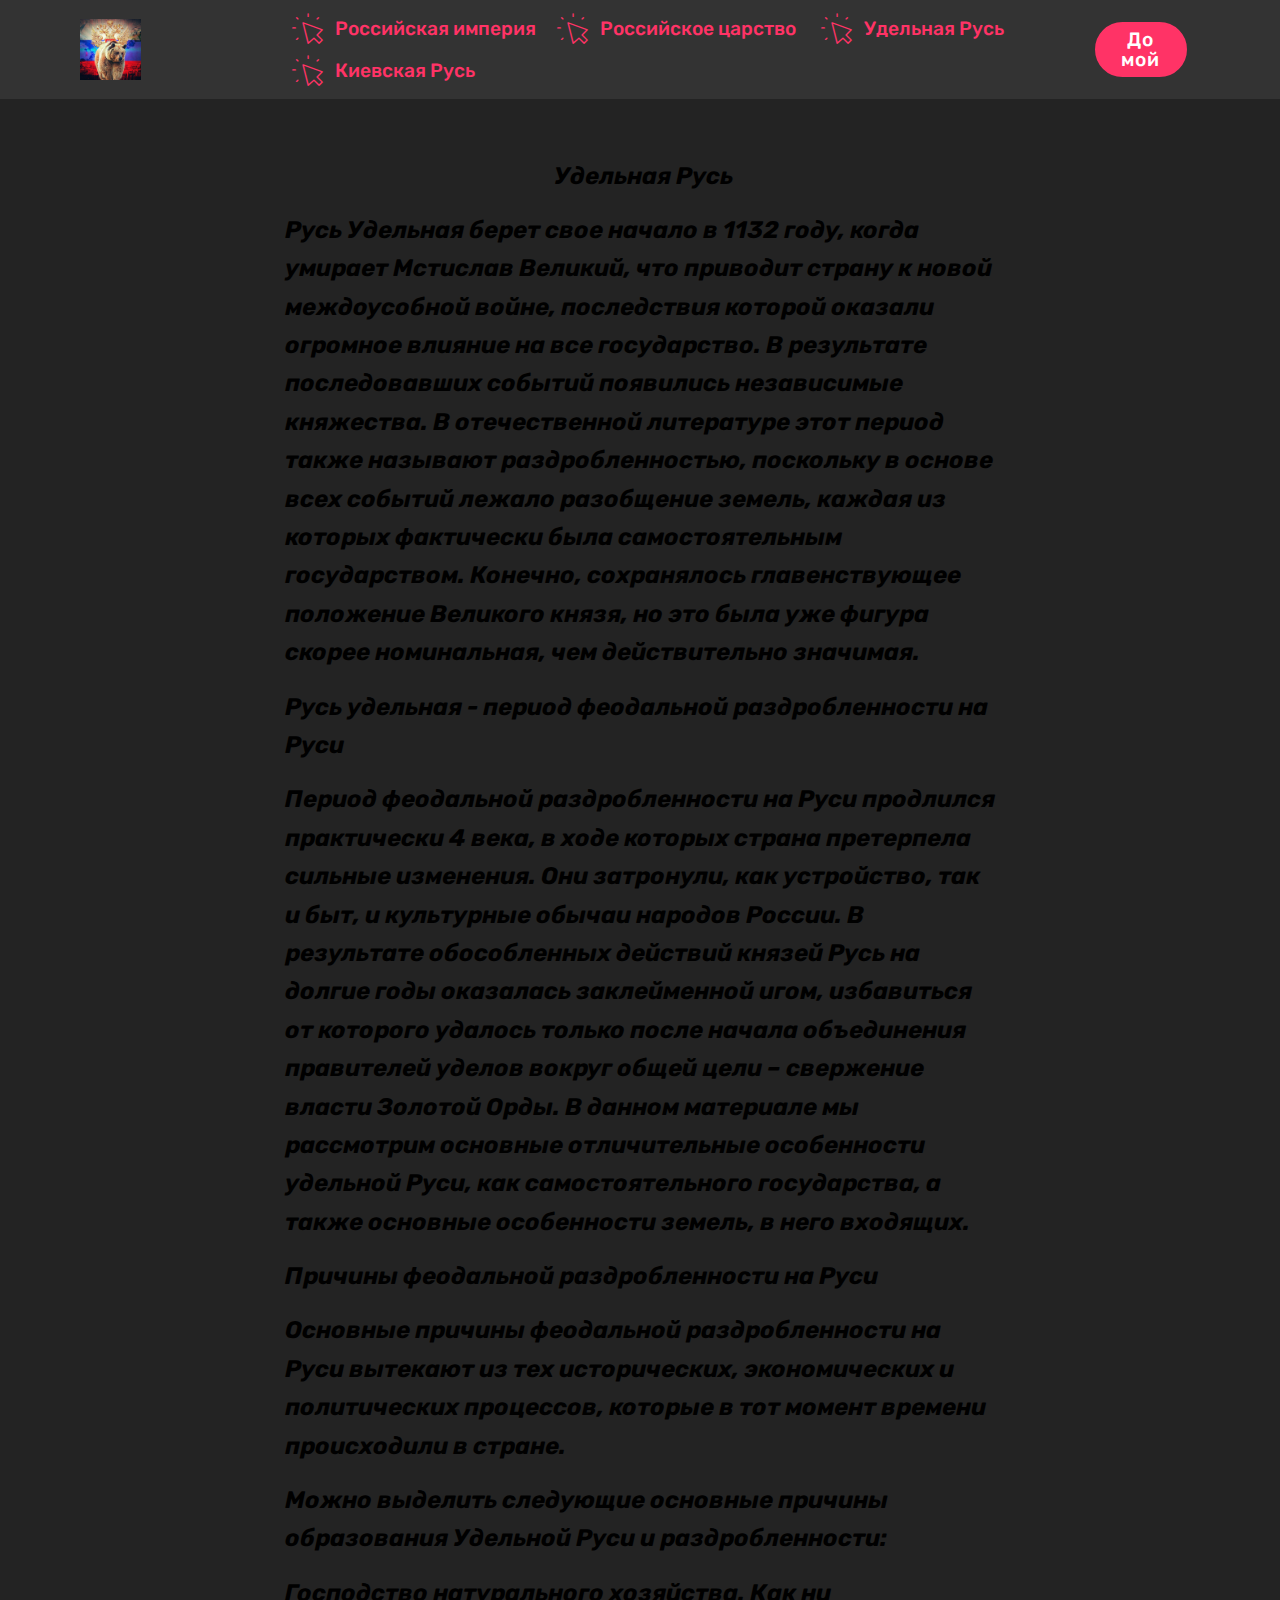
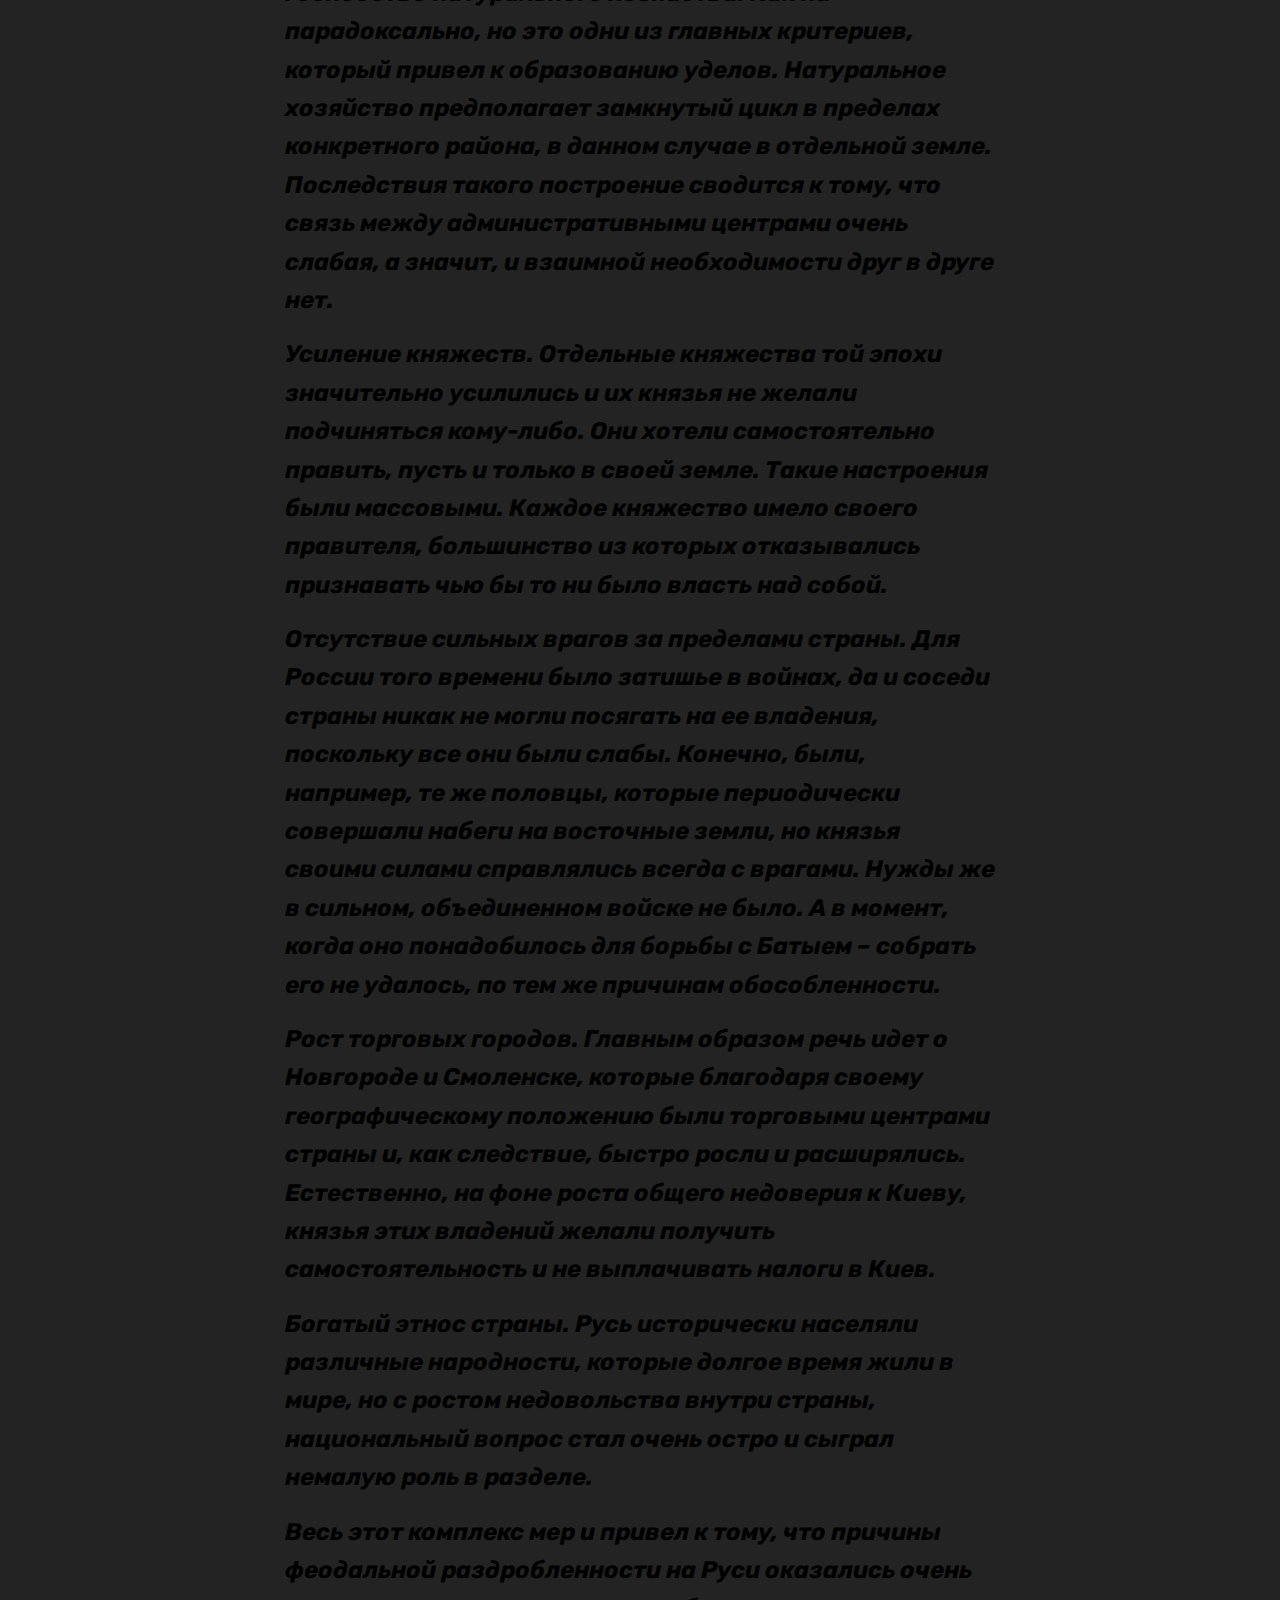
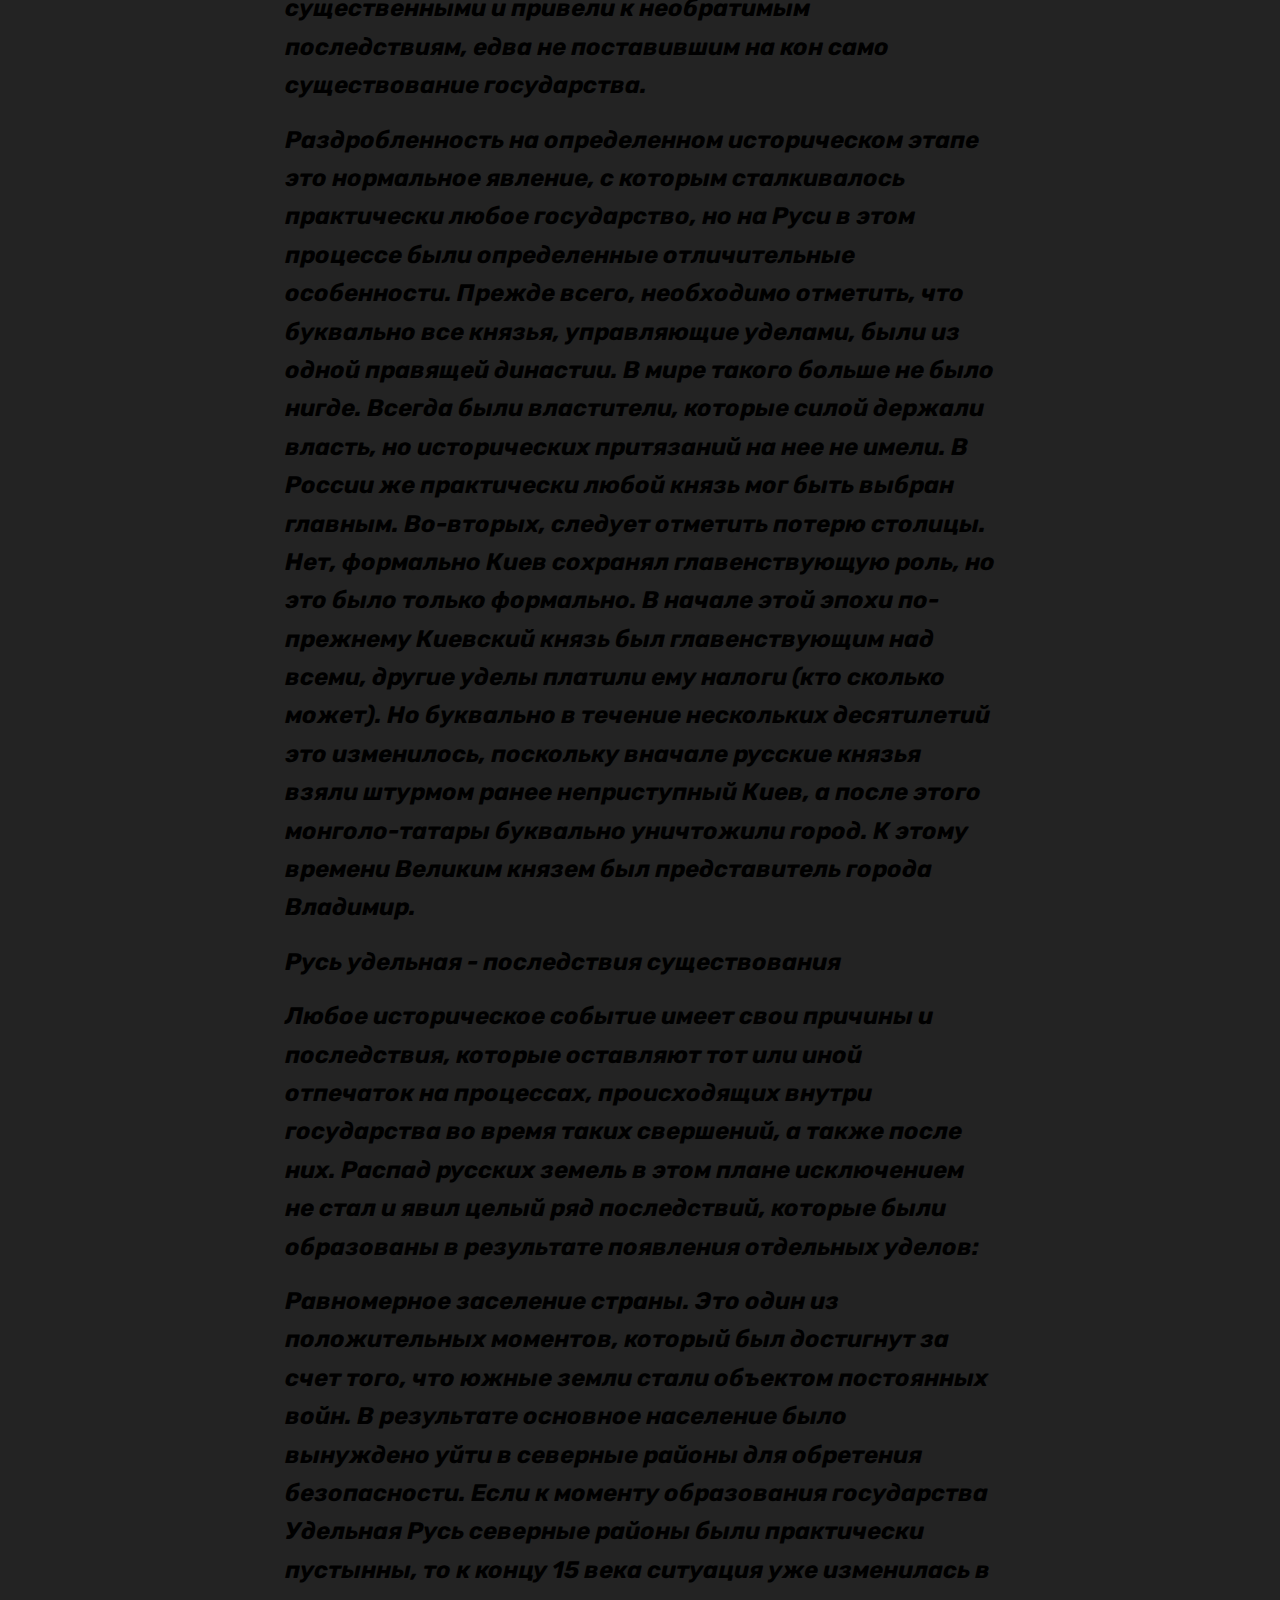
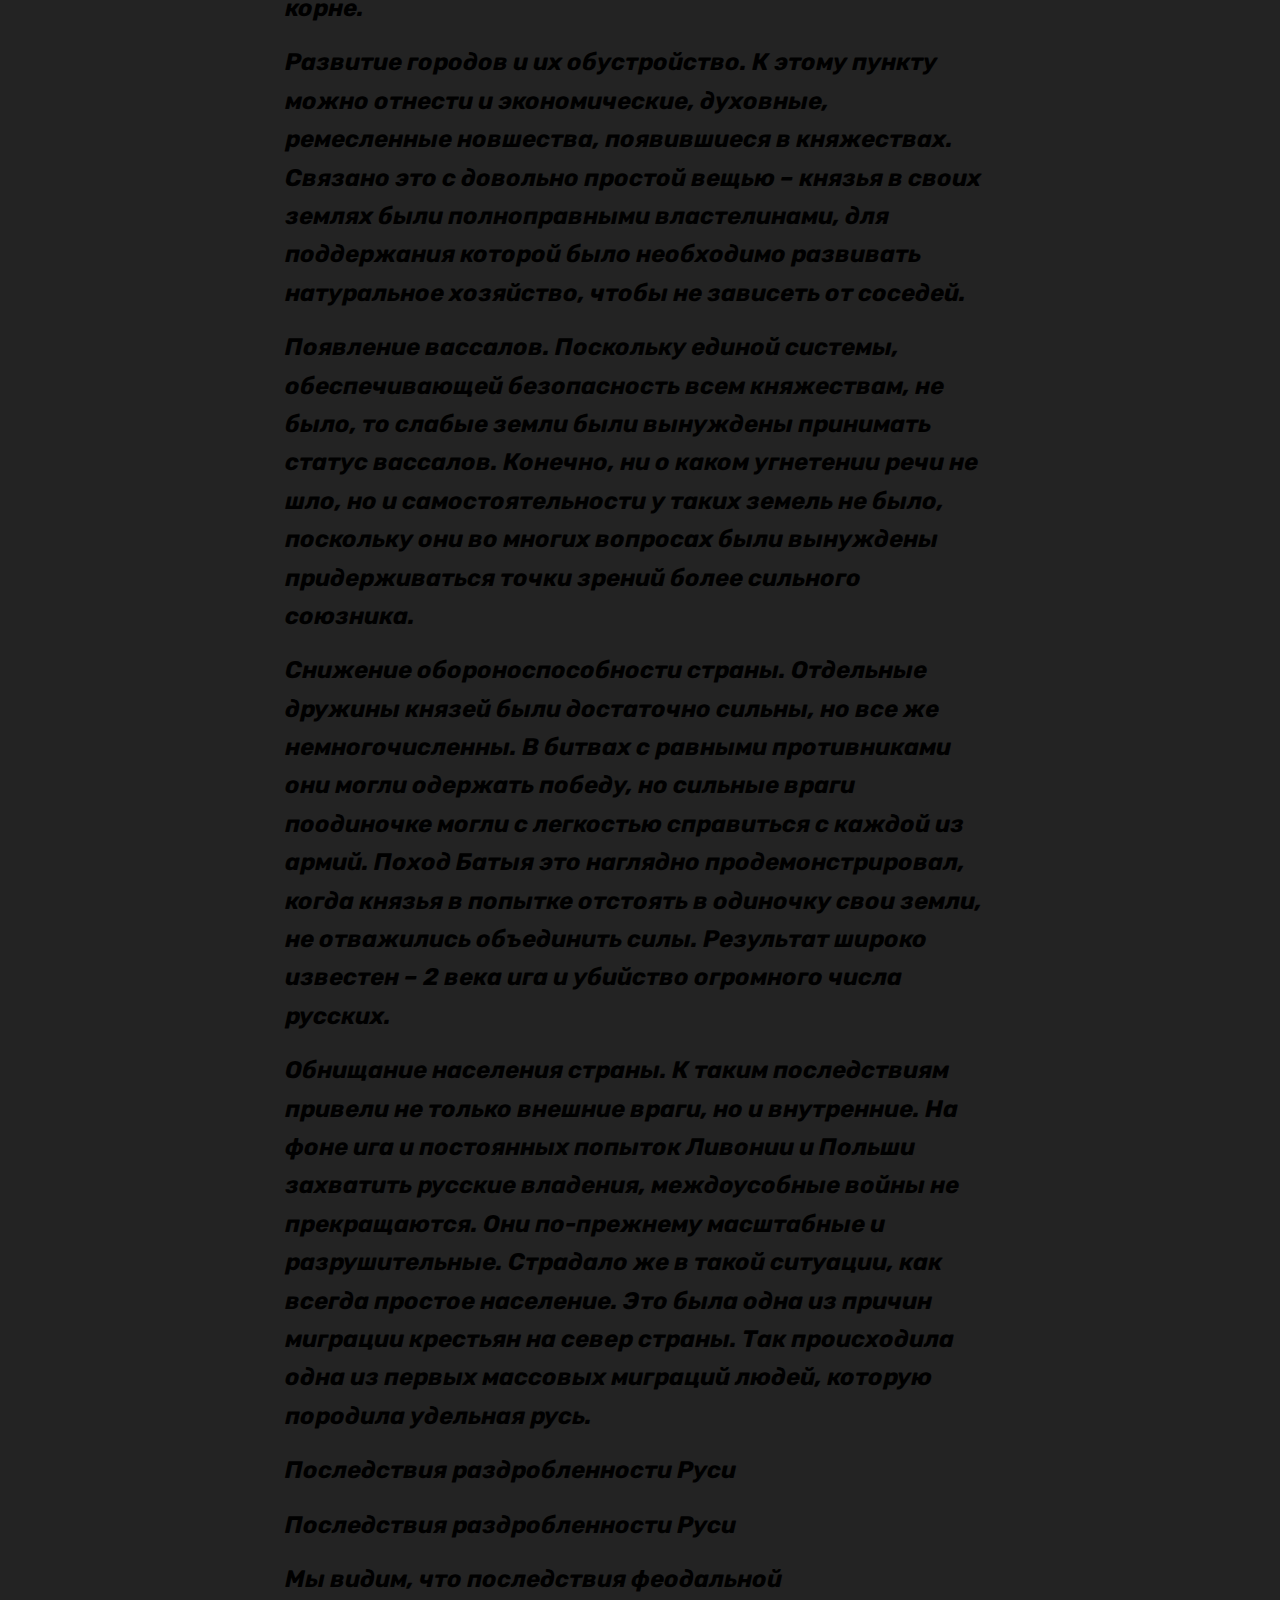
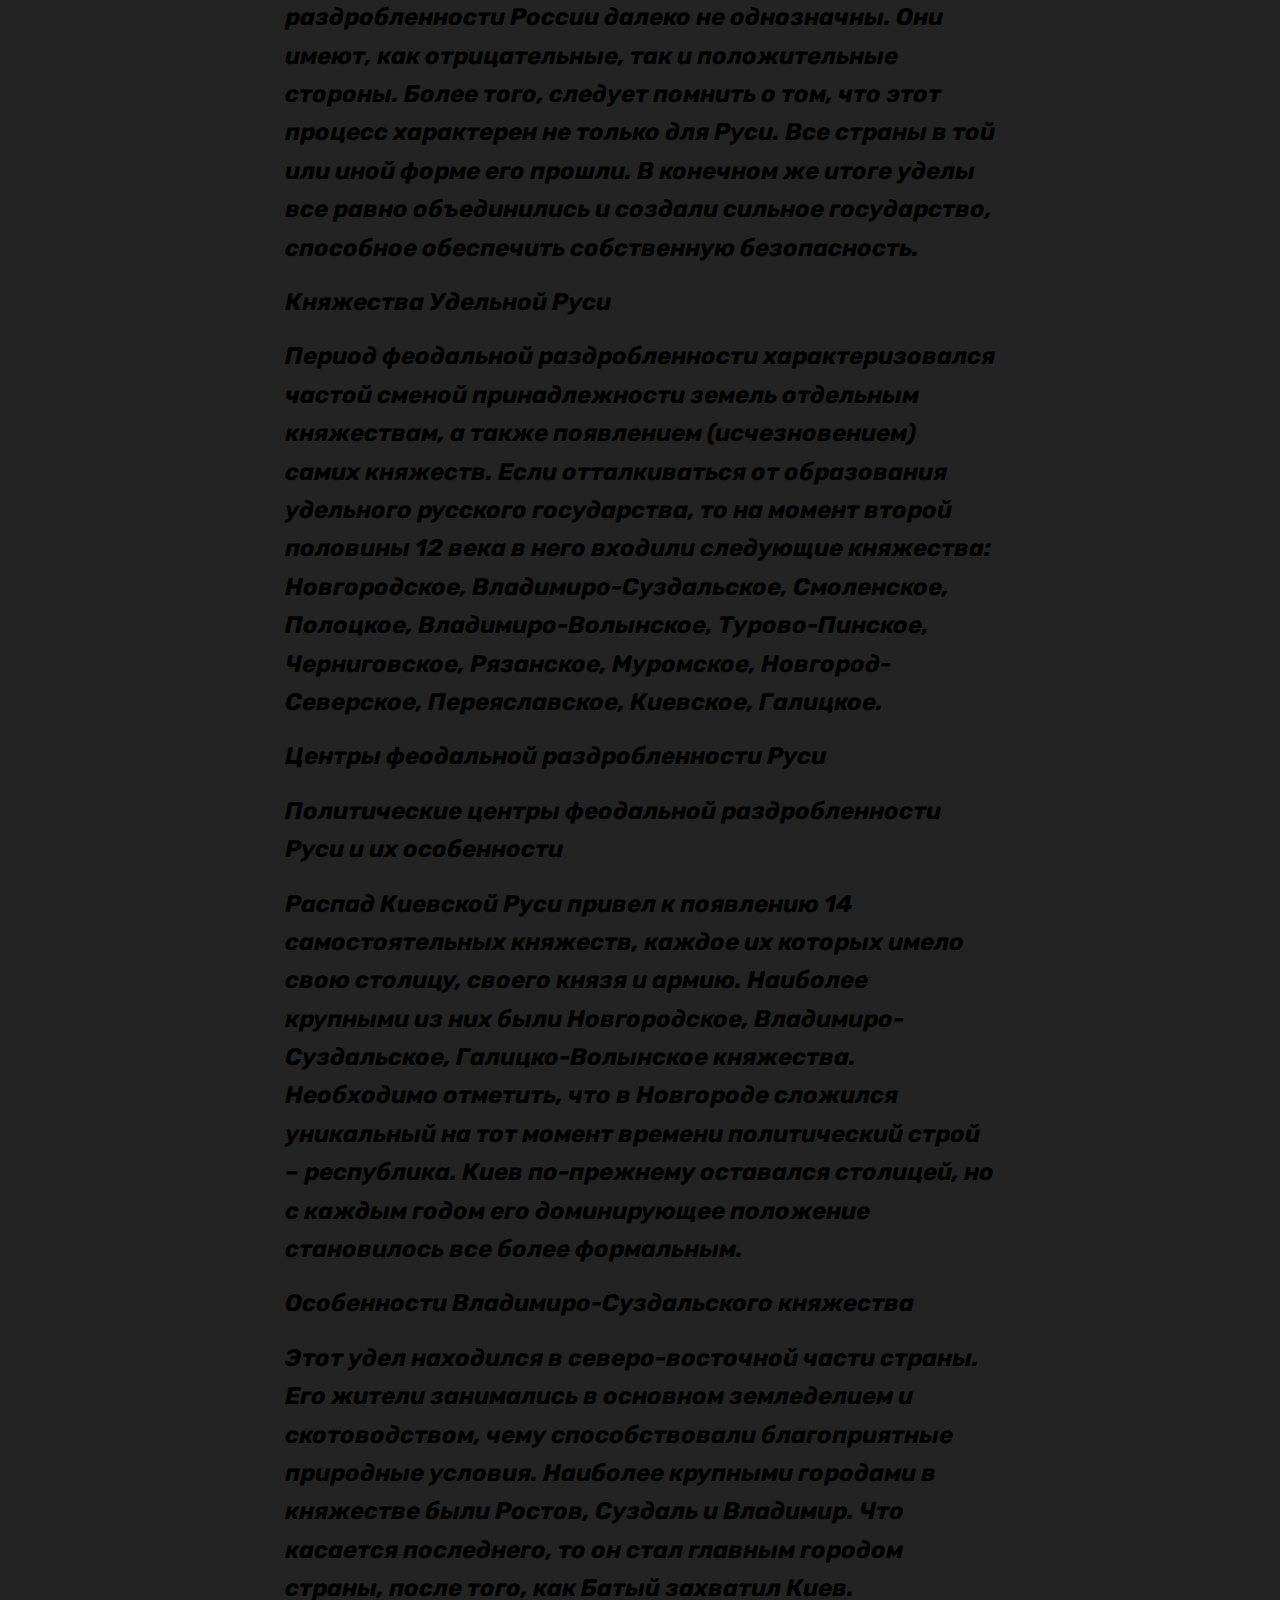
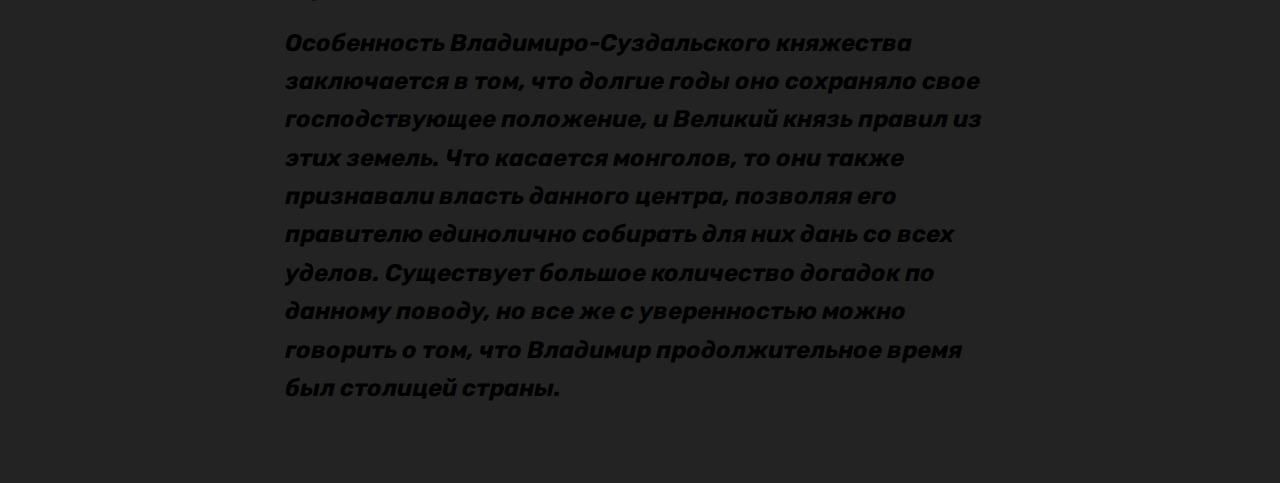
<file: page3.html>
<!DOCTYPE html>
<html  >
<head>
  <!-- Site made with Mobirise Website Builder v4.12.4, https://mobirise.com -->
  <meta charset="UTF-8">
  <meta http-equiv="X-UA-Compatible" content="IE=edge">
  <meta name="generator" content="Mobirise v4.12.4, mobirise.com">
  <meta name="viewport" content="width=device-width, initial-scale=1, minimum-scale=1">
  <link rel="shortcut icon" href="assets/images/scale-1200.webp" type="image/x-icon">
  <meta name="description" content="Web Creator Description">
  
  
  <title>Удельная Русь</title>
  <link rel="stylesheet" href="assets/web/assets/mobirise-icons/mobirise-icons.css">
  <link rel="stylesheet" href="assets/bootstrap/css/bootstrap.min.css">
  <link rel="stylesheet" href="assets/bootstrap/css/bootstrap-grid.min.css">
  <link rel="stylesheet" href="assets/bootstrap/css/bootstrap-reboot.min.css">
  <link rel="stylesheet" href="assets/tether/tether.min.css">
  <link rel="stylesheet" href="assets/dropdown/css/style.css">
  <link rel="stylesheet" href="assets/theme/css/style.css">
  <link rel="preload" as="style" href="assets/mobirise/css/mbr-additional.css"><link rel="stylesheet" href="assets/mobirise/css/mbr-additional.css" type="text/css">
  
  
  
</head>
<body>
  <section class="menu cid-tEeSetqRl4" once="menu" id="menu1-q">

    

    <nav class="navbar navbar-expand beta-menu navbar-dropdown align-items-center navbar-fixed-top navbar-toggleable-sm">
        <button class="navbar-toggler navbar-toggler-right" type="button" data-toggle="collapse" data-target="#navbarSupportedContent" aria-controls="navbarSupportedContent" aria-expanded="false" aria-label="Toggle navigation">
            <div class="hamburger">
                <span></span>
                <span></span>
                <span></span>
                <span></span>
            </div>
        </button>
        <div class="menu-logo">
            <div class="navbar-brand">
                <span class="navbar-logo">
                    <a href="https://mobirise.co">
                         <img src="assets/images/photo3.jpg" alt="Mobirise" title="" style="height: 3.8rem;">
                    </a>
                </span>
                <span class="navbar-caption-wrap"><a class="navbar-caption text-white display-4" href="https://mobirise.co"></a></span>
            </div>
        </div>
        <div class="collapse navbar-collapse" id="navbarSupportedContent">
            <ul class="navbar-nav nav-dropdown" data-app-modern-menu="true"><li class="nav-item">
                    <a class="nav-link link text-secondary display-4" href="page2.html"><span class="mbri-cursor-click mbr-iconfont mbr-iconfont-btn"></span>
                        Российская империя
                    </a>
                </li>
                <li class="nav-item">
                    <a class="nav-link link text-secondary display-4" href="page4.html"><span class="mbri-cursor-click mbr-iconfont mbr-iconfont-btn"></span>Российское царство&nbsp;</a>
                </li><li class="nav-item"><a class="nav-link link text-secondary display-4" href="page3.html"><span class="mbri-cursor-click mbr-iconfont mbr-iconfont-btn"></span>Удельная Русь&nbsp; &nbsp;</a></li><li class="nav-item"><a class="nav-link link text-secondary display-4" href="page5.html"><span class="mbri-cursor-click mbr-iconfont mbr-iconfont-btn"></span>Киевская Русь&nbsp; &nbsp; &nbsp;&nbsp;</a></li></ul>
            <div class="navbar-buttons mbr-section-btn"><a class="btn btn-sm btn-secondary display-4" href="index.html#header3-2">Домой</a></div>
        </div>
    </nav>
</section>

<section class="engine"><a href="https://mobirise.info/j">website templates</a></section><section once="footers" class="cid-tDBosjwIFp" id="footer6-p">

    

    

    <div class="container">
        <div class="media-container-row align-center mbr-white">
            <div class="col-12">
                <p class="mbr-text mb-0 mbr-fonts-style display-7">2023 © Автор: Бобрик Даниил Олегович<br><br></p>
            </div>
        </div>
    </div>
</section>

<section class="mbr-section article content1 cid-tEeZ3NHxgM" id="content1-x">
    
     

    <div class="container">
        <div class="media-container-row">
            <div class="mbr-text col-12 mbr-fonts-style display-2 col-md-8"><p>&nbsp; &nbsp; &nbsp; &nbsp; &nbsp; &nbsp; &nbsp; &nbsp; &nbsp; &nbsp; &nbsp; &nbsp; &nbsp; &nbsp; &nbsp; &nbsp; &nbsp; &nbsp; &nbsp; &nbsp; &nbsp; &nbsp; <em><strong>&nbsp;Удельная Русь&nbsp;</strong></em></p><p><em><strong>Русь Удельная берет свое начало в 1132 году, когда умирает Мстислав Великий, что приводит страну к новой междоусобной войне, последствия которой оказали огромное влияние на все государство. В результате последовавших событий появились независимые княжества. В отечественной литературе этот период также называют раздробленностью, поскольку в основе всех событий лежало разобщение земель, каждая из которых фактически была самостоятельным государством. Конечно, сохранялось главенствующее положение Великого князя, но это была уже фигура скорее номинальная, чем действительно значимая.
</strong></em></p><p><em><strong>Русь удельная - период феодальной раздробленности на Руси
</strong></em></p><p><em><strong>Период феодальной раздробленности на Руси продлился практически 4 века, в ходе которых страна претерпела сильные изменения. Они затронули, как устройство, так и быт, и культурные обычаи народов России. В результате обособленных действий князей Русь на долгие годы оказалась заклейменной игом, избавиться от которого удалось только после начала объединения правителей уделов вокруг общей цели – свержение власти Золотой Орды. В данном материале мы рассмотрим основные отличительные особенности удельной Руси, как самостоятельного государства, а также основные особенности земель, в него входящих.
</strong></em></p><p><em><strong>Причины феодальной раздробленности на Руси
</strong></em></p><p><em><strong>Основные причины феодальной раздробленности на Руси вытекают из тех исторических, экономических и политических процессов, которые в тот момент времени происходили в стране.
</strong></em></p><p><em><strong>Можно выделить следующие основные причины образования Удельной Руси и раздробленности:
</strong></em></p><p><em><strong>Господство натурального хозяйства. Как ни парадоксально, но это одни из главных критериев, который привел к образованию уделов. Натуральное хозяйство предполагает замкнутый цикл в пределах конкретного района, в данном случае в отдельной земле. Последствия такого построение сводится к тому, что связь между административными центрами очень слабая, а значит, и взаимной необходимости друг в друге нет.
</strong></em></p><p><em><strong>Усиление княжеств. Отдельные княжества той эпохи значительно усилились и их князья не желали подчиняться кому-либо. Они хотели самостоятельно править, пусть и только в своей земле. Такие настроения были массовыми. Каждое княжество имело своего правителя, большинство из которых отказывались признавать чью бы то ни было власть над собой.
</strong></em></p><p><em><strong>Отсутствие сильных врагов за пределами страны. Для России того времени было затишье в войнах, да и соседи страны никак не могли посягать на ее владения, поскольку все они были слабы. Конечно, были, например, те же половцы, которые периодически совершали набеги на восточные земли, но князья своими силами справлялись всегда с врагами. Нужды же в сильном, объединенном войске не было. А в момент, когда оно понадобилось для борьбы с Батыем – собрать его не удалось, по тем же причинам обособленности.
</strong></em></p><p><em><strong>Рост торговых городов. Главным образом речь идет о Новгороде и Смоленске, которые благодаря своему географическому положению были торговыми центрами страны и, как следствие, быстро росли и расширялись. Естественно, на фоне роста общего недоверия к Киеву, князья этих владений желали получить самостоятельность и не выплачивать налоги в Киев.
</strong></em></p><p><em><strong>Богатый этнос страны. Русь исторически населяли различные народности, которые долгое время жили в мире, но с ростом недовольства внутри страны, национальный вопрос стал очень остро и сыграл немалую роль в разделе.
</strong></em></p><p><em><strong>Весь этот комплекс мер и привел к тому, что причины феодальной раздробленности на Руси оказались очень существенными и привели к необратимым последствиям, едва не поставившим на кон само существование государства.
</strong></em></p><p><em><strong>Раздробленность на определенном историческом этапе это нормальное явление, с которым сталкивалось практически любое государство, но на Руси в этом процессе были определенные отличительные особенности. Прежде всего, необходимо отметить, что буквально все князья, управляющие уделами, были из одной правящей династии. В мире такого больше не было нигде. Всегда были властители, которые силой держали власть, но исторических притязаний на нее не имели. В России же практически любой князь мог быть выбран главным. Во-вторых, следует отметить потерю столицы. Нет, формально Киев сохранял главенствующую роль, но это было только формально. В начале этой эпохи по-прежнему Киевский князь был главенствующим над всеми, другие уделы платили ему налоги (кто сколько может). Но буквально в течение нескольких десятилетий это изменилось, поскольку вначале русские князья взяли штурмом ранее неприступный Киев, а после этого монголо-татары буквально уничтожили город. К этому времени Великим князем был представитель города Владимир.
</strong></em></p><p><em><strong>Русь удельная - последствия существования
</strong></em></p><p><em><strong>Любое историческое событие имеет свои причины и последствия, которые оставляют тот или иной отпечаток на процессах, происходящих внутри государства во время таких свершений, а также после них. Распад русских земель в этом плане исключением не стал и явил целый ряд последствий, которые были образованы в результате появления отдельных уделов:
</strong></em></p><p><em><strong>Равномерное заселение страны. Это один из положительных моментов, который был достигнут за счет того, что южные земли стали объектом постоянных войн. В результате основное население было вынуждено уйти в северные районы для обретения безопасности. Если к моменту образования государства Удельная Русь северные районы были практически пустынны, то к концу 15 века ситуация уже изменилась в корне.
</strong></em></p><p><em><strong>Развитие городов и их обустройство. К этому пункту можно отнести и экономические, духовные, ремесленные новшества, появившиеся в княжествах. Связано это с довольно простой вещью – князья в своих землях были полноправными властелинами, для поддержания которой было необходимо развивать натуральное хозяйство, чтобы не зависеть от соседей.
</strong></em></p><p><em><strong>Появление вассалов. Поскольку единой системы, обеспечивающей безопасность всем княжествам, не было, то слабые земли были вынуждены принимать статус вассалов. Конечно, ни о каком угнетении речи не шло, но и самостоятельности у таких земель не было, поскольку они во многих вопросах были вынуждены придерживаться точки зрений более сильного союзника.
</strong></em></p><p><em><strong>Снижение обороноспособности страны. Отдельные дружины князей были достаточно сильны, но все же немногочисленны. В битвах с равными противниками они могли одержать победу, но сильные враги поодиночке могли с легкостью справиться с каждой из армий. Поход Батыя это наглядно продемонстрировал, когда князья в попытке отстоять в одиночку свои земли, не отважились объединить силы. Результат широко известен – 2 века ига и убийство огромного числа русских.
</strong></em></p><p><em><strong>Обнищание населения страны. К таким последствиям привели не только внешние враги, но и внутренние. На фоне ига и постоянных попыток Ливонии и Польши захватить русские владения, междоусобные войны не прекращаются. Они по-прежнему масштабные и разрушительные. Страдало же в такой ситуации, как всегда простое население. Это была одна из причин миграции крестьян на север страны. Так происходила одна из первых массовых миграций людей, которую породила удельная русь.
</strong></em></p><p><em><strong>Последствия раздробленности Руси
</strong></em></p><p><em><strong>Последствия раздробленности Руси
</strong></em></p><p><em><strong>Мы видим, что последствия феодальной раздробленности России далеко не однозначны. Они имеют, как отрицательные, так и положительные стороны. Более того, следует помнить о том, что этот процесс характерен не только для Руси. Все страны в той или иной форме его прошли. В конечном же итоге уделы все равно объединились и создали сильное государство, способное обеспечить собственную безопасность.
</strong></em></p><p><em><strong>Княжества Удельной Руси
</strong></em></p><p><em><strong>Период феодальной раздробленности характеризовался частой сменой принадлежности земель отдельным княжествам, а также появлением (исчезновением) самих княжеств. Если отталкиваться от образования удельного русского государства, то на момент второй половины 12 века в него входили следующие княжества: Новгородское, Владимиро-Суздальское, Смоленское, Полоцкое, Владимиро-Волынское, Турово-Пинское, Черниговское, Рязанское, Муромское, Новгород-Северское, Переяславское, Киевское, Галицкое.
</strong></em></p><p><em><strong>Центры феодальной раздробленности Руси
</strong></em></p><p><em><strong>Политические центры феодальной раздробленности Руси и их особенности
</strong></em></p><p><em><strong>Распад Киевской Руси привел к появлению 14 самостоятельных княжеств, каждое их которых имело свою столицу, своего князя и армию. Наиболее крупными из них были Новгородское, Владимиро-Суздальское, Галицко-Волынское княжества. Необходимо отметить, что в Новгороде сложился уникальный на тот момент времени политический строй – республика. Киев по-прежнему оставался столицей, но с каждым годом его доминирующее положение становилось все более формальным.
</strong></em></p><p><em><strong>Особенности Владимиро-Суздальского княжества
</strong></em></p><p><em><strong>Этот удел находился в северо-восточной части страны. Его жители занимались в основном земледелием и скотоводством, чему способствовали благоприятные природные условия. Наиболее крупными городами в княжестве были Ростов, Суздаль и Владимир. Что касается последнего, то он стал главным городом страны, после того, как Батый захватил Киев.
</strong></em></p><p><em><strong>Особенность Владимиро-Суздальского княжества заключается в том, что долгие годы оно сохраняло свое господствующее положение, и Великий князь правил из этих земель. Что касается монголов, то они также признавали власть данного центра, позволяя его правителю единолично собирать для них дань со всех уделов. Существует большое количество догадок по данному поводу, но все же с уверенностью можно говорить о том, что Владимир продолжительное время был столицей страны.</strong></em></p></div>
        </div>
    </div>
</section>


  <script src="assets/web/assets/jquery/jquery.min.js"></script>
  <script src="assets/popper/popper.min.js"></script>
  <script src="assets/bootstrap/js/bootstrap.min.js"></script>
  <script src="assets/tether/tether.min.js"></script>
  <script src="assets/smoothscroll/smooth-scroll.js"></script>
  <script src="assets/dropdown/js/nav-dropdown.js"></script>
  <script src="assets/dropdown/js/navbar-dropdown.js"></script>
  <script src="assets/touchswipe/jquery.touch-swipe.min.js"></script>
  <script src="assets/theme/js/script.js"></script>
  
  
 <div id="scrollToTop" class="scrollToTop mbr-arrow-up"><a style="text-align: center;"><i class="mbr-arrow-up-icon mbr-arrow-up-icon-cm cm-icon cm-icon-smallarrow-up"></i></a></div>
  </body>
</html>
</file>
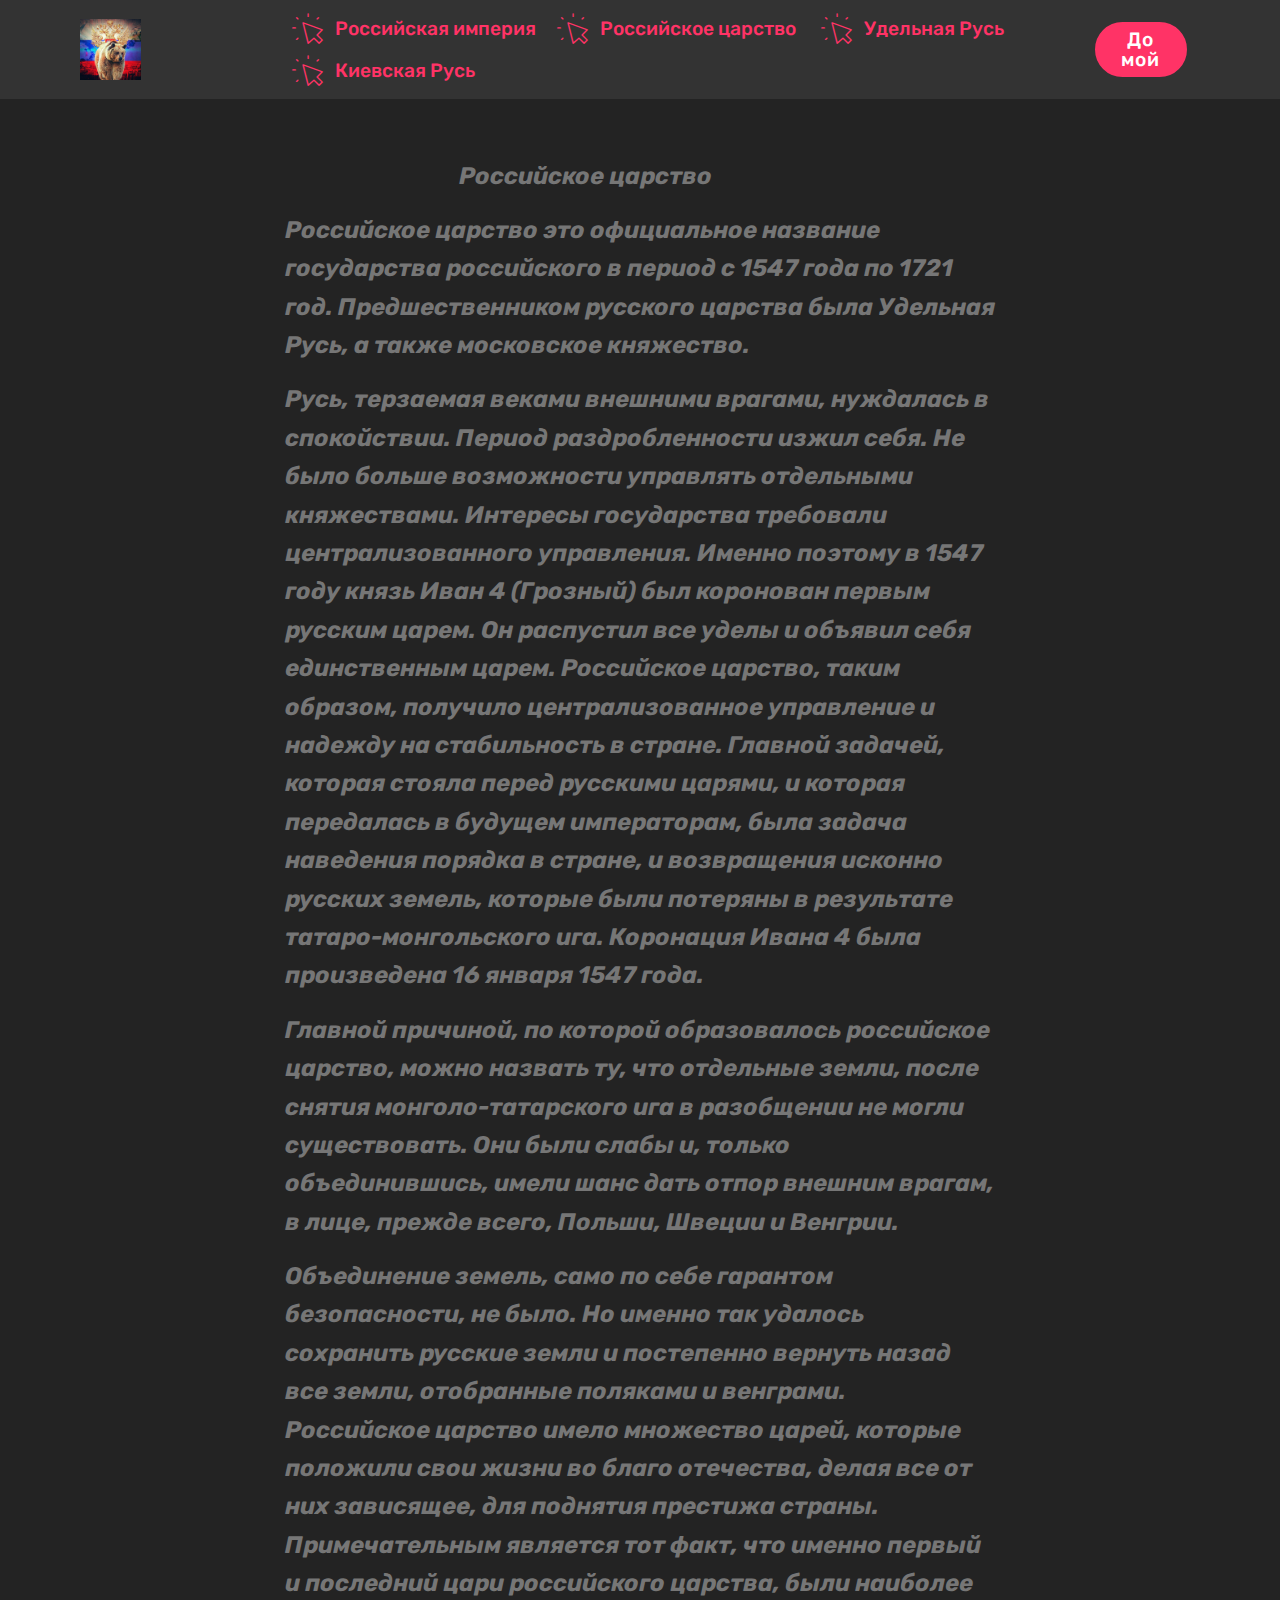
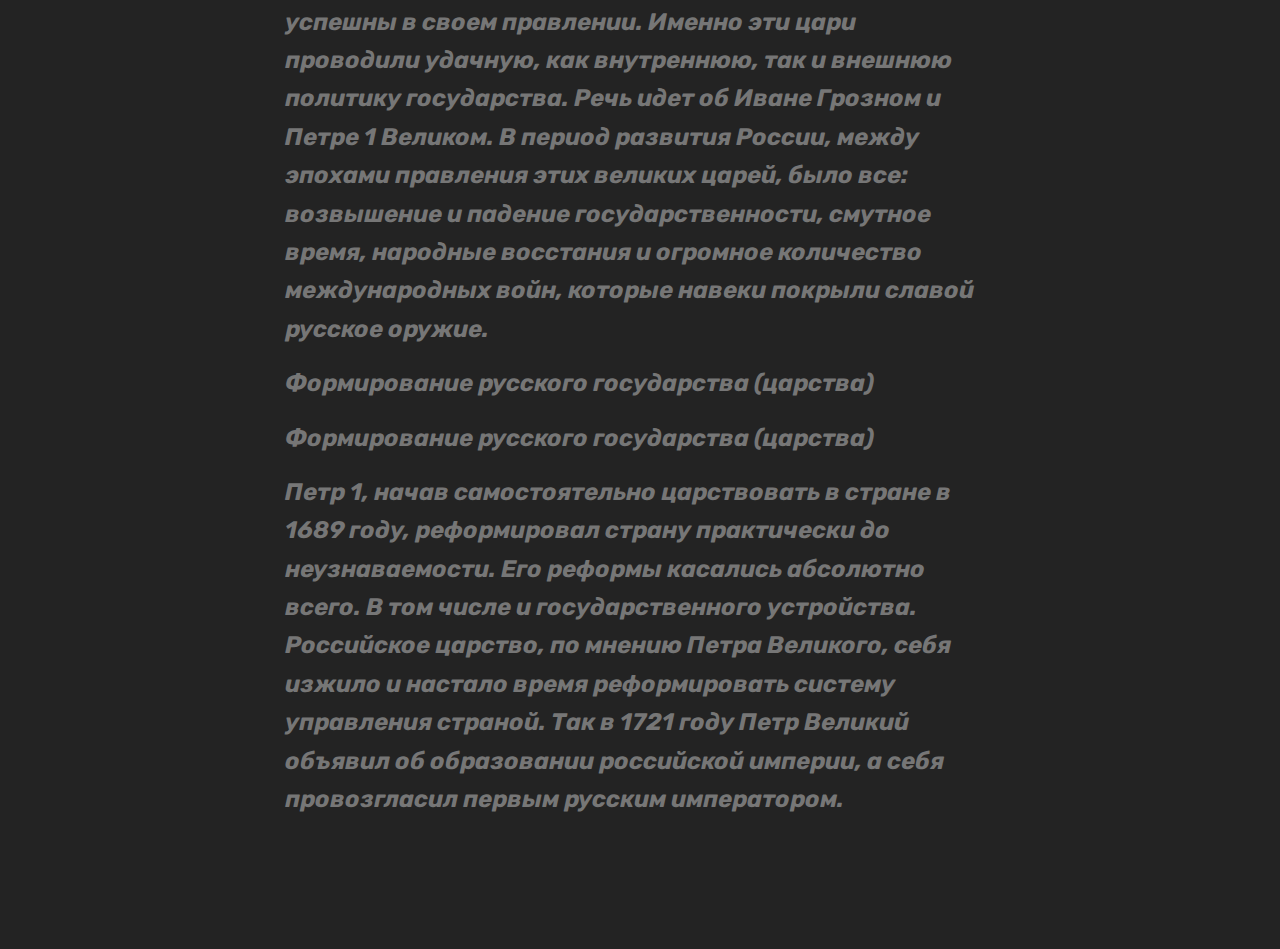
<file: page4.html>
<!DOCTYPE html>
<html  >
<head>
  <!-- Site made with Mobirise Website Builder v4.12.4, https://mobirise.com -->
  <meta charset="UTF-8">
  <meta http-equiv="X-UA-Compatible" content="IE=edge">
  <meta name="generator" content="Mobirise v4.12.4, mobirise.com">
  <meta name="viewport" content="width=device-width, initial-scale=1, minimum-scale=1">
  <link rel="shortcut icon" href="assets/images/scale-1200.webp" type="image/x-icon">
  <meta name="description" content="Website Generator Description">
  
  
  <title>Русское царство</title>
  <link rel="stylesheet" href="assets/web/assets/mobirise-icons/mobirise-icons.css">
  <link rel="stylesheet" href="assets/bootstrap/css/bootstrap.min.css">
  <link rel="stylesheet" href="assets/bootstrap/css/bootstrap-grid.min.css">
  <link rel="stylesheet" href="assets/bootstrap/css/bootstrap-reboot.min.css">
  <link rel="stylesheet" href="assets/tether/tether.min.css">
  <link rel="stylesheet" href="assets/dropdown/css/style.css">
  <link rel="stylesheet" href="assets/theme/css/style.css">
  <link rel="preload" as="style" href="assets/mobirise/css/mbr-additional.css"><link rel="stylesheet" href="assets/mobirise/css/mbr-additional.css" type="text/css">
  
  
  
</head>
<body>
  <section class="menu cid-tEeSetqRl4" once="menu" id="menu1-s">

    

    <nav class="navbar navbar-expand beta-menu navbar-dropdown align-items-center navbar-fixed-top navbar-toggleable-sm">
        <button class="navbar-toggler navbar-toggler-right" type="button" data-toggle="collapse" data-target="#navbarSupportedContent" aria-controls="navbarSupportedContent" aria-expanded="false" aria-label="Toggle navigation">
            <div class="hamburger">
                <span></span>
                <span></span>
                <span></span>
                <span></span>
            </div>
        </button>
        <div class="menu-logo">
            <div class="navbar-brand">
                <span class="navbar-logo">
                    <a href="https://mobirise.co">
                         <img src="assets/images/photo3.jpg" alt="Mobirise" title="" style="height: 3.8rem;">
                    </a>
                </span>
                <span class="navbar-caption-wrap"><a class="navbar-caption text-white display-4" href="https://mobirise.co"></a></span>
            </div>
        </div>
        <div class="collapse navbar-collapse" id="navbarSupportedContent">
            <ul class="navbar-nav nav-dropdown" data-app-modern-menu="true"><li class="nav-item">
                    <a class="nav-link link text-secondary display-4" href="page2.html"><span class="mbri-cursor-click mbr-iconfont mbr-iconfont-btn"></span>
                        Российская империя
                    </a>
                </li>
                <li class="nav-item">
                    <a class="nav-link link text-secondary display-4" href="page4.html"><span class="mbri-cursor-click mbr-iconfont mbr-iconfont-btn"></span>Российское царство&nbsp;</a>
                </li><li class="nav-item"><a class="nav-link link text-secondary display-4" href="page3.html"><span class="mbri-cursor-click mbr-iconfont mbr-iconfont-btn"></span>Удельная Русь&nbsp; &nbsp;</a></li><li class="nav-item"><a class="nav-link link text-secondary display-4" href="page5.html"><span class="mbri-cursor-click mbr-iconfont mbr-iconfont-btn"></span>Киевская Русь&nbsp; &nbsp; &nbsp;&nbsp;</a></li></ul>
            <div class="navbar-buttons mbr-section-btn"><a class="btn btn-sm btn-secondary display-4" href="index.html#header3-2">Домой</a></div>
        </div>
    </nav>
</section>

<section class="engine"><a href="https://mobirise.info/v">free html templates</a></section><section once="footers" class="cid-tDBosjwIFp" id="footer6-r">

    

    

    <div class="container">
        <div class="media-container-row align-center mbr-white">
            <div class="col-12">
                <p class="mbr-text mb-0 mbr-fonts-style display-7">2023 © Автор: Бобрик Даниил Олегович<br><br></p>
            </div>
        </div>
    </div>
</section>

<section class="mbr-section article content1 cid-tEeXqd9Yxa" id="content2-w">

     

    <div class="container">
        <div class="media-container-row">
            <div class="mbr-text col-12 col-md-8 mbr-fonts-style display-2"><p>&nbsp; &nbsp; &nbsp; &nbsp; &nbsp; &nbsp; &nbsp; &nbsp; &nbsp; &nbsp; &nbsp; &nbsp; &nbsp; &nbsp; &nbsp;<strong><em>Российское царство</em></strong></p><p><strong><em>Российское царство это официальное название государства российского в период с 1547 года по 1721 год. Предшественником русского царства была Удельная Русь, а также московское княжество.
</em></strong></p><p><strong><em>Русь, терзаемая веками внешними врагами, нуждалась в спокойствии. Период раздробленности изжил себя. Не было больше возможности управлять отдельными княжествами. Интересы государства требовали централизованного управления. Именно поэтому в 1547 году князь Иван 4 (Грозный) был коронован первым русским царем. Он распустил все уделы и объявил себя единственным царем. Российское царство, таким образом, получило централизованное управление и надежду на стабильность в стране. Главной задачей, которая стояла перед русскими царями, и которая передалась в будущем императорам, была задача наведения порядка в стране, и возвращения исконно русских земель, которые были потеряны в результате татаро-монгольского ига. Коронация Ивана 4 была произведена 16 января 1547 года.
</em></strong></p><p><strong><em>Главной причиной, по которой образовалось российское царство, можно назвать ту, что отдельные земли, после снятия монголо-татарского ига в разобщении не могли существовать. Они были слабы и, только объединившись, имели шанс дать отпор внешним врагам, в лице, прежде всего, Польши, Швеции и Венгрии.
</em></strong></p><p><strong><em>Объединение земель, само по себе гарантом безопасности, не было. Но именно так удалось сохранить русские земли и постепенно вернуть назад все земли, отобранные поляками и венграми. Российское царство имело множество царей, которые положили свои жизни во благо отечества, делая все от них зависящее, для поднятия престижа страны. Примечательным является тот факт, что именно первый и последний цари российского царства, были наиболее успешны в своем правлении. Именно эти цари проводили удачную, как внутреннюю, так и внешнюю политику государства. Речь идет об Иване Грозном и Петре 1 Великом. В период развития России, между эпохами правления этих великих царей, было все: возвышение и падение государственности, смутное время, народные восстания и огромное количество международных войн, которые навеки покрыли славой русское оружие.
</em></strong></p><p><strong><em>Формирование русского государства (царства)
</em></strong></p><p><strong><em>Формирование русского государства (царства)
</em></strong></p><p><strong><em>Петр 1, начав самостоятельно царствовать в стране в 1689 году, реформировал страну практически до неузнаваемости. Его реформы касались абсолютно всего. В том числе и государственного устройства. Российское царство, по мнению Петра Великого, себя изжило и настало время реформировать систему управления страной. Так в 1721 году Петр Великий объявил об образовании российской империи, а себя провозгласил первым русским императором.</em></strong></p><p><em><strong><br></strong></em></p></div>
        </div>
    </div>
</section>


  <script src="assets/web/assets/jquery/jquery.min.js"></script>
  <script src="assets/popper/popper.min.js"></script>
  <script src="assets/bootstrap/js/bootstrap.min.js"></script>
  <script src="assets/tether/tether.min.js"></script>
  <script src="assets/smoothscroll/smooth-scroll.js"></script>
  <script src="assets/dropdown/js/nav-dropdown.js"></script>
  <script src="assets/dropdown/js/navbar-dropdown.js"></script>
  <script src="assets/touchswipe/jquery.touch-swipe.min.js"></script>
  <script src="assets/theme/js/script.js"></script>
  
  
 <div id="scrollToTop" class="scrollToTop mbr-arrow-up"><a style="text-align: center;"><i class="mbr-arrow-up-icon mbr-arrow-up-icon-cm cm-icon cm-icon-smallarrow-up"></i></a></div>
  </body>
</html>
</file>
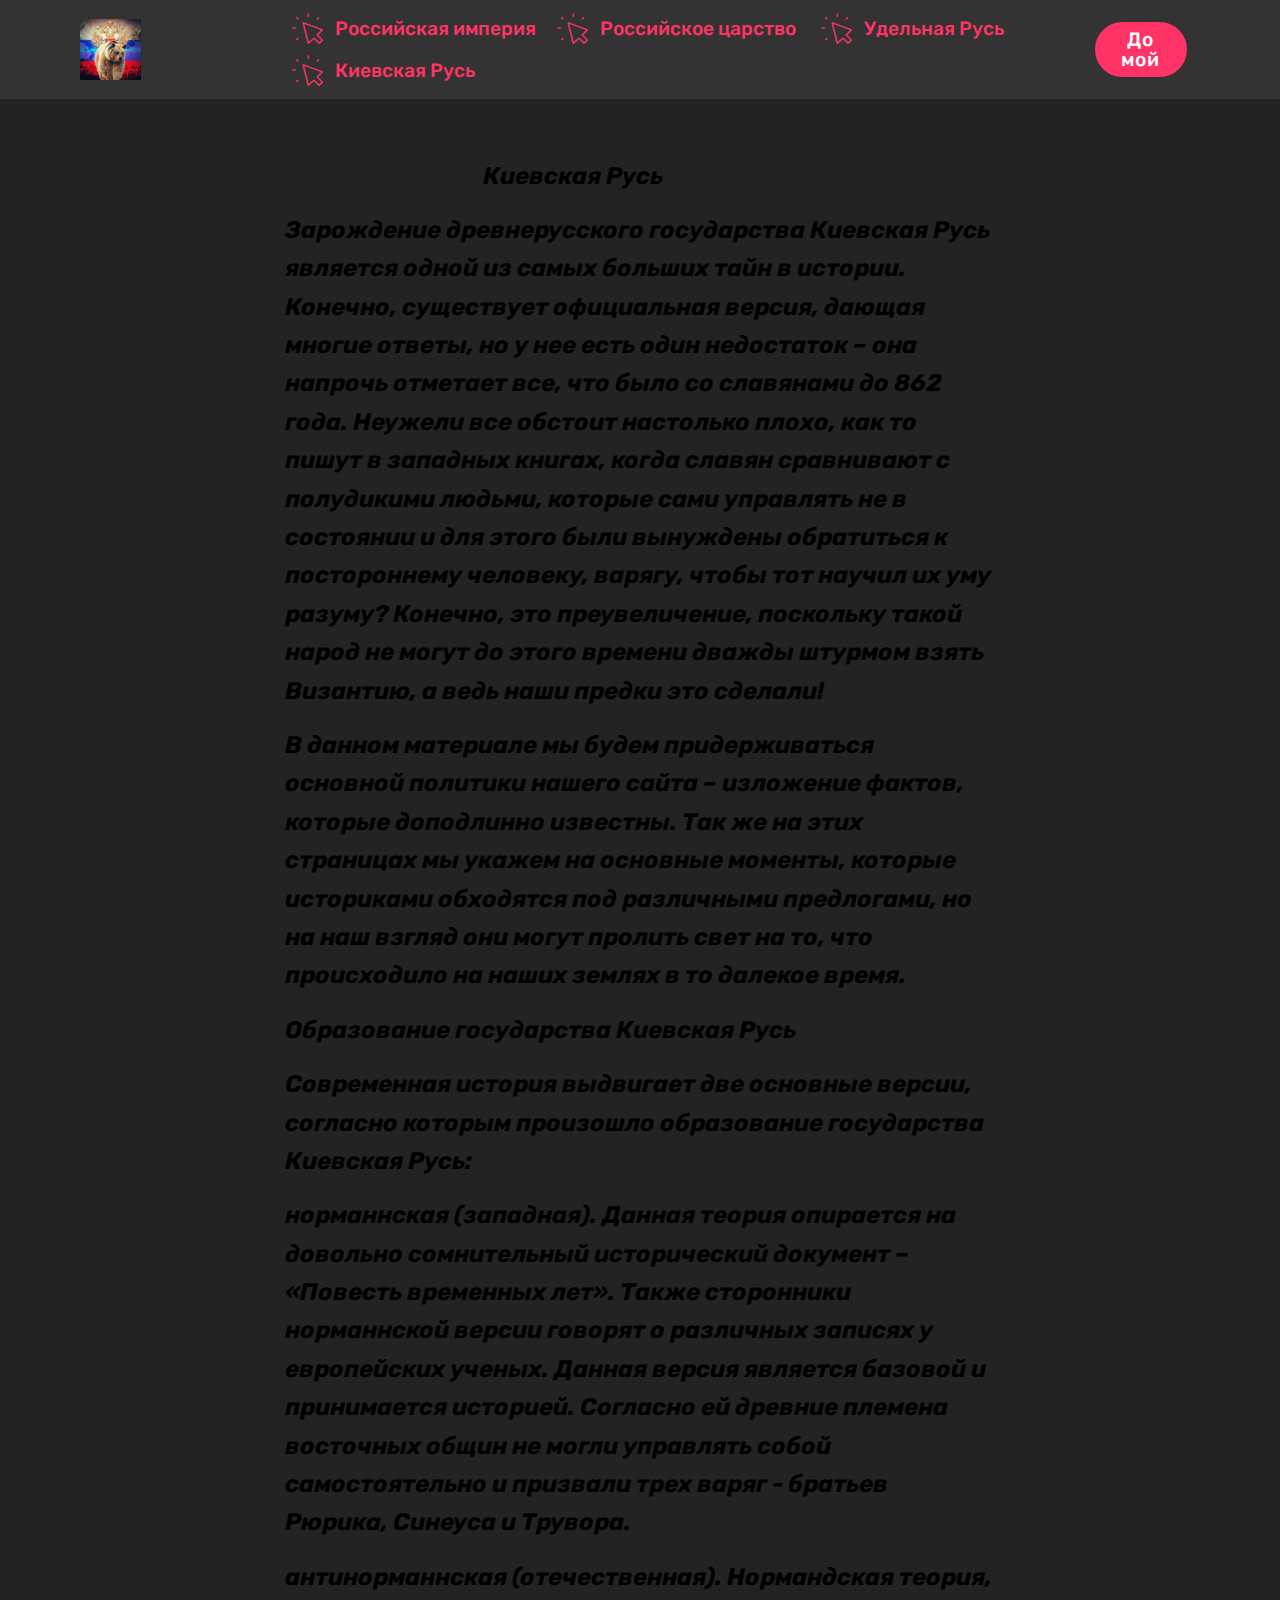
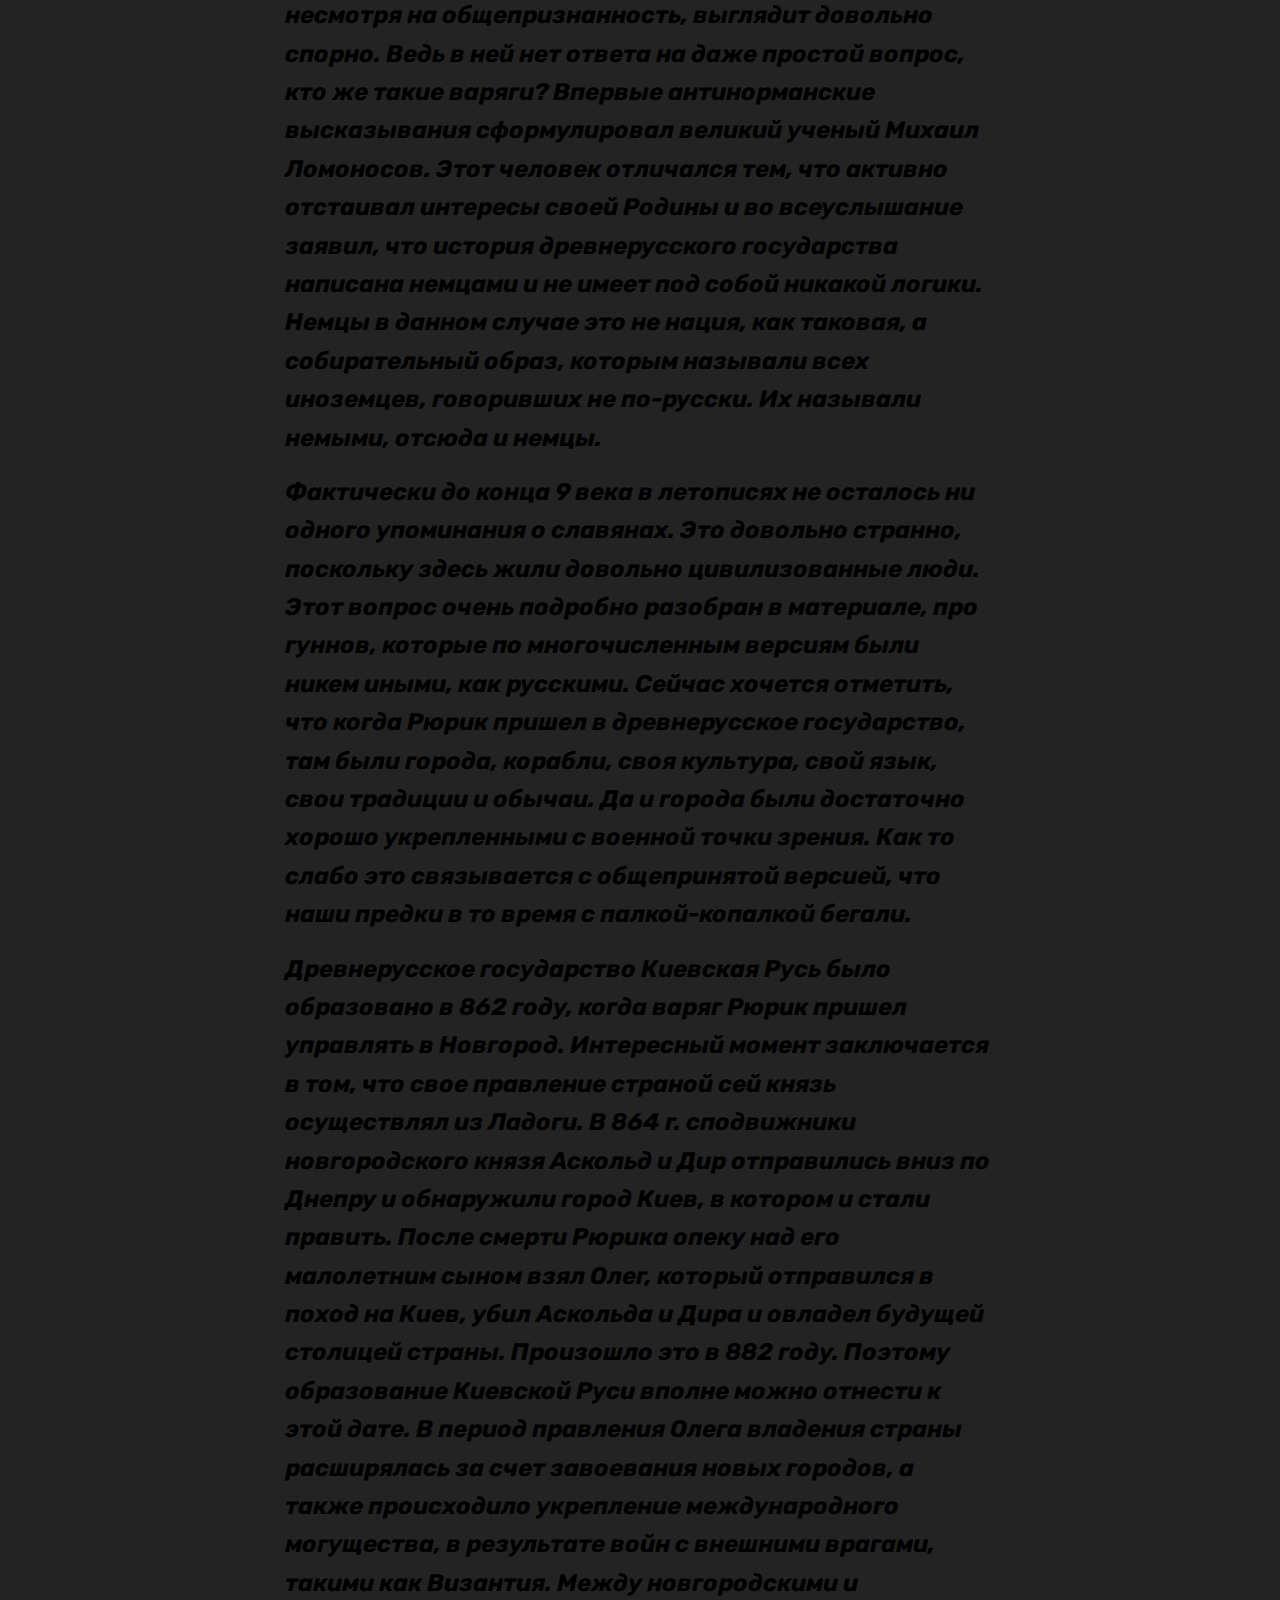
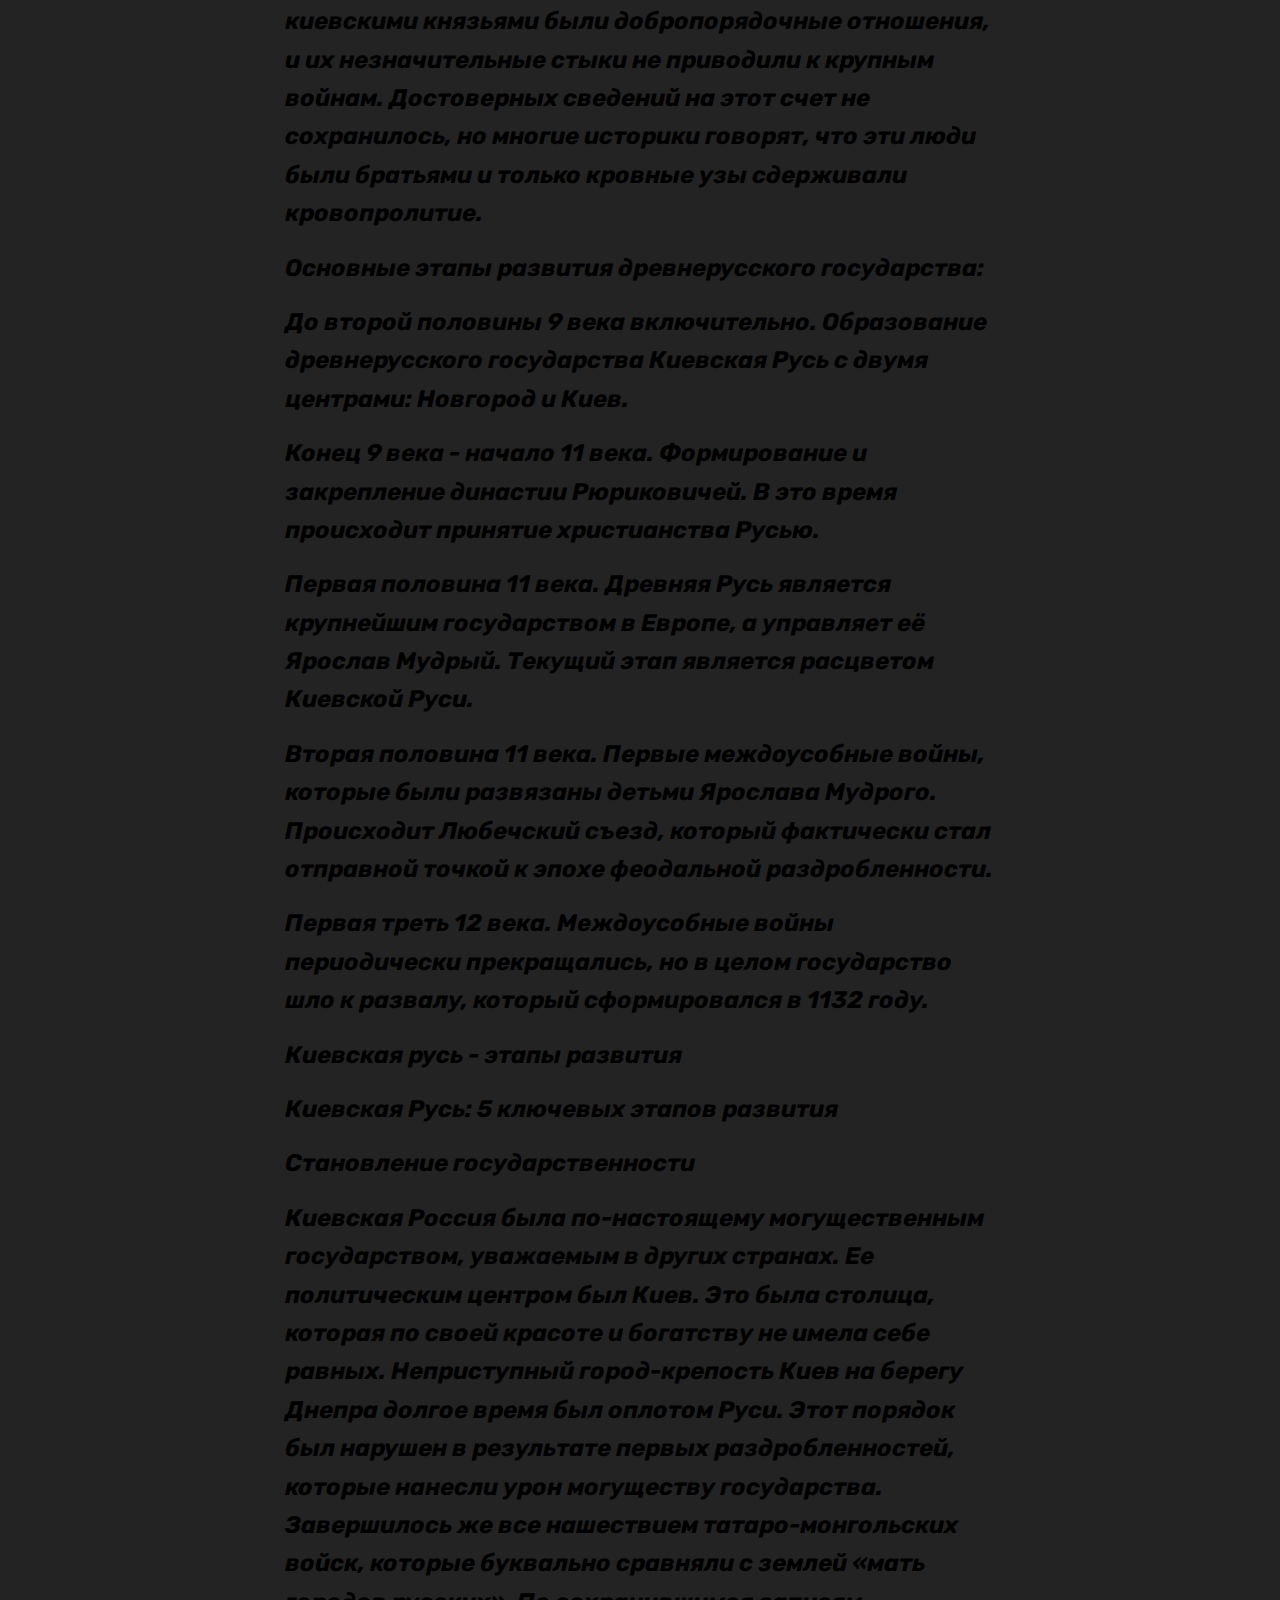
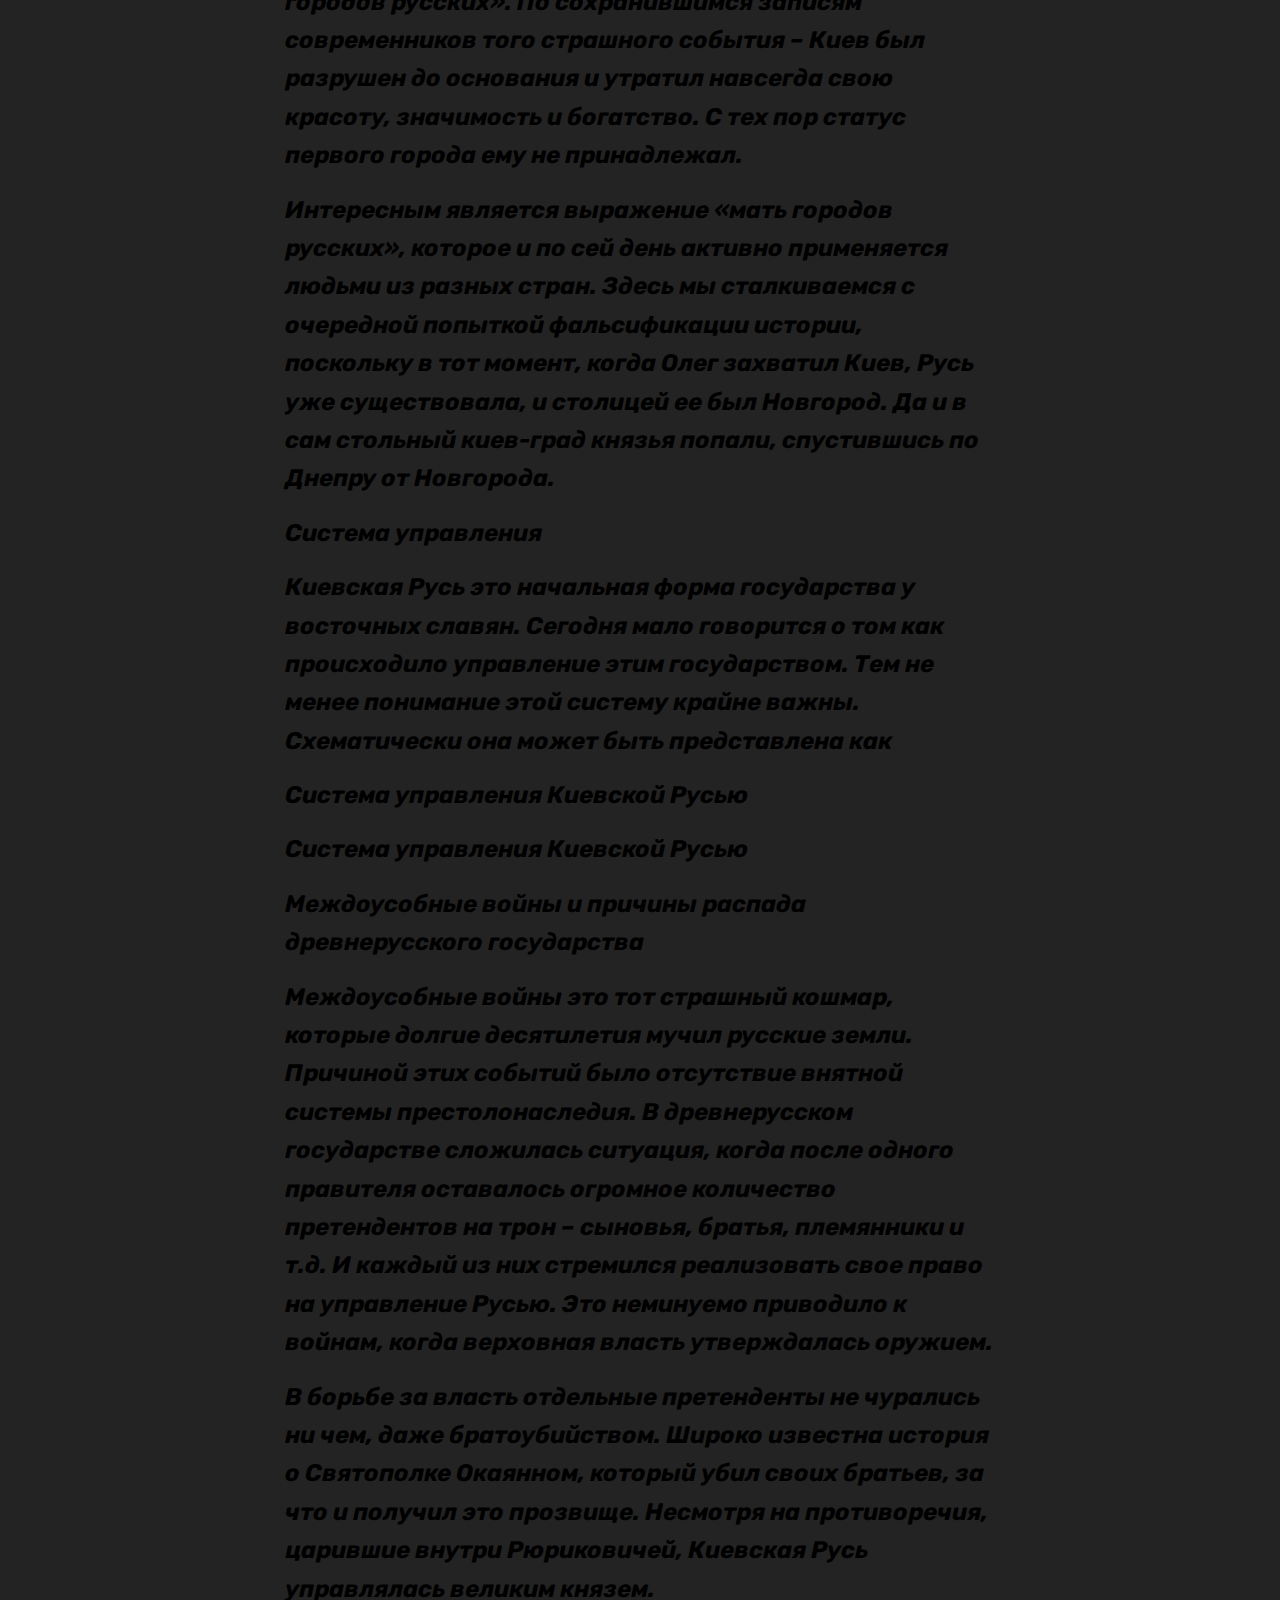
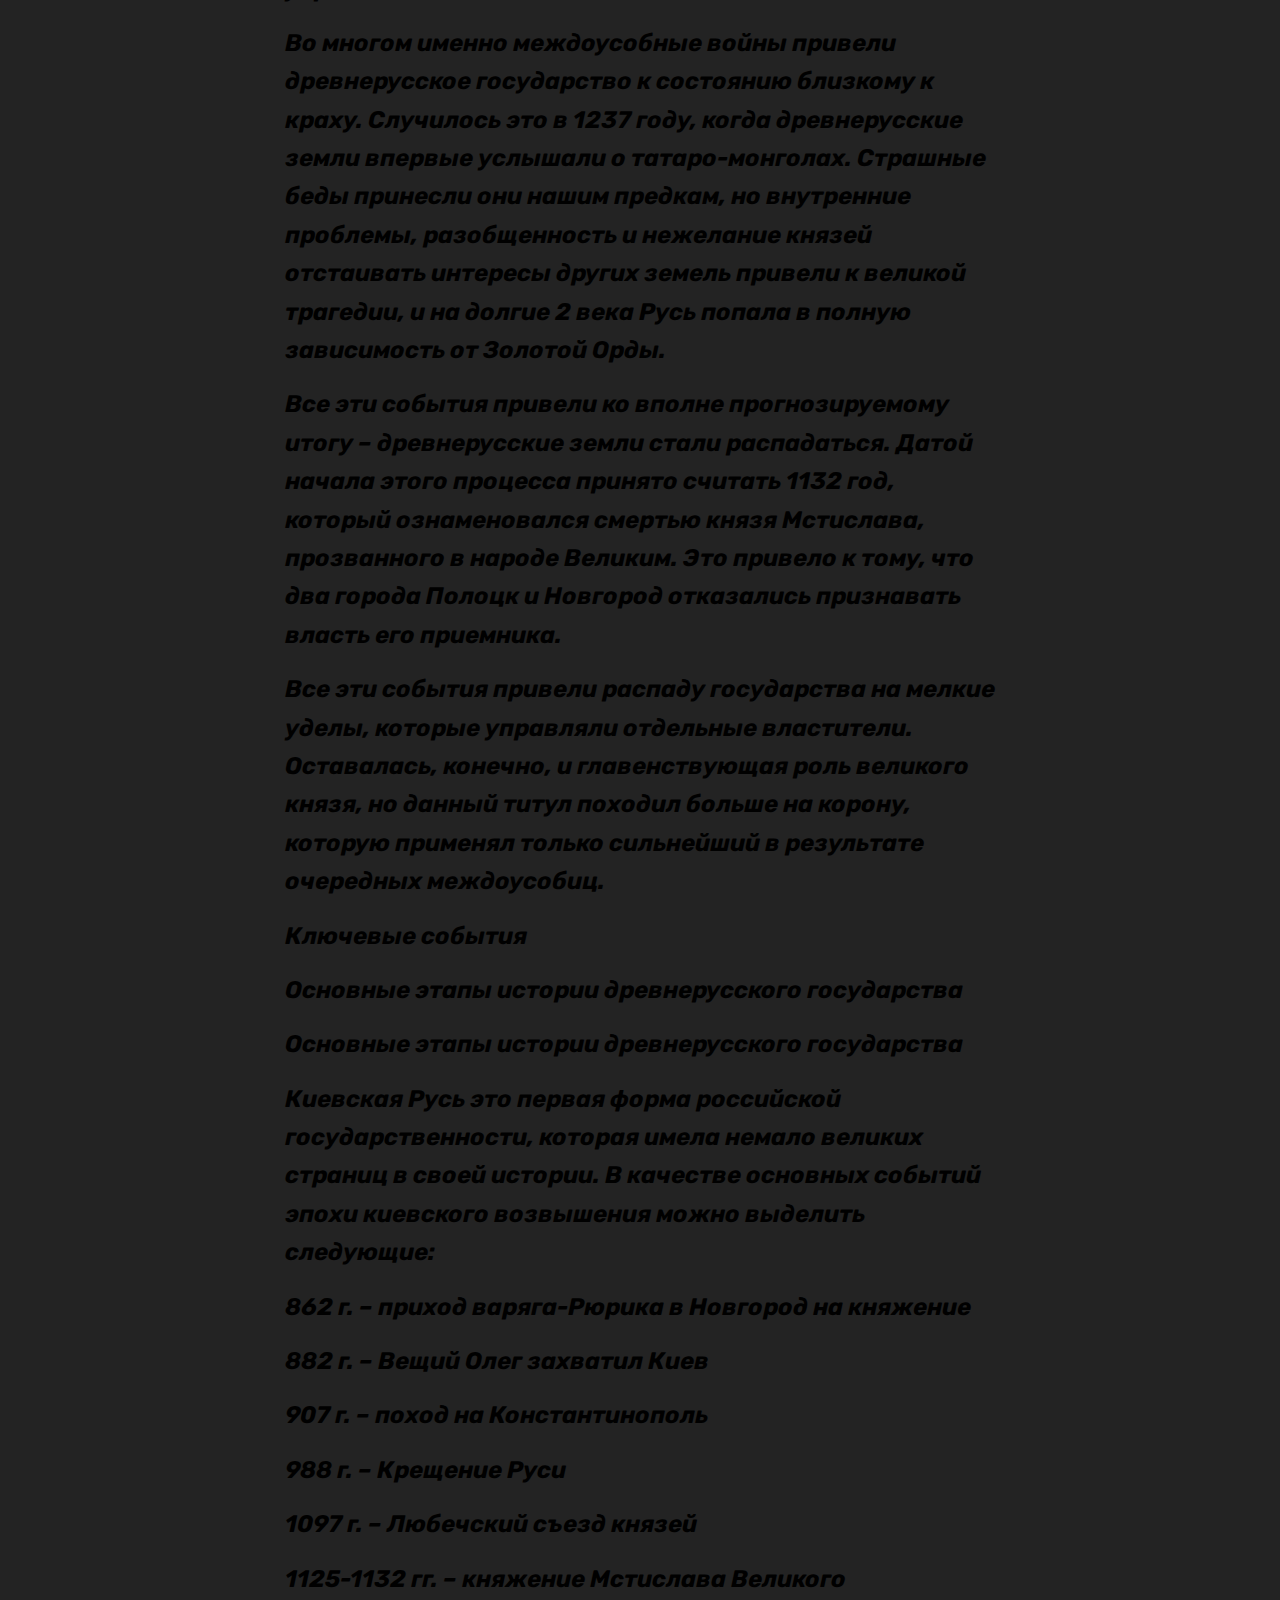
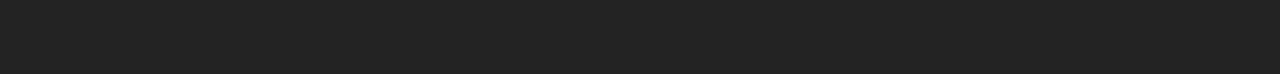
<file: page5.html>
<!DOCTYPE html>
<html  >
<head>
  <!-- Site made with Mobirise Website Builder v4.12.4, https://mobirise.com -->
  <meta charset="UTF-8">
  <meta http-equiv="X-UA-Compatible" content="IE=edge">
  <meta name="generator" content="Mobirise v4.12.4, mobirise.com">
  <meta name="viewport" content="width=device-width, initial-scale=1, minimum-scale=1">
  <link rel="shortcut icon" href="assets/images/scale-1200.webp" type="image/x-icon">
  <meta name="description" content="Web Page Builder Description">
  
  
  <title>Киевская Русь</title>
  <link rel="stylesheet" href="assets/web/assets/mobirise-icons/mobirise-icons.css">
  <link rel="stylesheet" href="assets/bootstrap/css/bootstrap.min.css">
  <link rel="stylesheet" href="assets/bootstrap/css/bootstrap-grid.min.css">
  <link rel="stylesheet" href="assets/bootstrap/css/bootstrap-reboot.min.css">
  <link rel="stylesheet" href="assets/tether/tether.min.css">
  <link rel="stylesheet" href="assets/dropdown/css/style.css">
  <link rel="stylesheet" href="assets/theme/css/style.css">
  <link rel="preload" as="style" href="assets/mobirise/css/mbr-additional.css"><link rel="stylesheet" href="assets/mobirise/css/mbr-additional.css" type="text/css">
  
  
  
</head>
<body>
  <section class="menu cid-tEeSetqRl4" once="menu" id="menu1-u">

    

    <nav class="navbar navbar-expand beta-menu navbar-dropdown align-items-center navbar-fixed-top navbar-toggleable-sm">
        <button class="navbar-toggler navbar-toggler-right" type="button" data-toggle="collapse" data-target="#navbarSupportedContent" aria-controls="navbarSupportedContent" aria-expanded="false" aria-label="Toggle navigation">
            <div class="hamburger">
                <span></span>
                <span></span>
                <span></span>
                <span></span>
            </div>
        </button>
        <div class="menu-logo">
            <div class="navbar-brand">
                <span class="navbar-logo">
                    <a href="https://mobirise.co">
                         <img src="assets/images/photo3.jpg" alt="Mobirise" title="" style="height: 3.8rem;">
                    </a>
                </span>
                <span class="navbar-caption-wrap"><a class="navbar-caption text-white display-4" href="https://mobirise.co"></a></span>
            </div>
        </div>
        <div class="collapse navbar-collapse" id="navbarSupportedContent">
            <ul class="navbar-nav nav-dropdown" data-app-modern-menu="true"><li class="nav-item">
                    <a class="nav-link link text-secondary display-4" href="page2.html"><span class="mbri-cursor-click mbr-iconfont mbr-iconfont-btn"></span>
                        Российская империя
                    </a>
                </li>
                <li class="nav-item">
                    <a class="nav-link link text-secondary display-4" href="page4.html"><span class="mbri-cursor-click mbr-iconfont mbr-iconfont-btn"></span>Российское царство&nbsp;</a>
                </li><li class="nav-item"><a class="nav-link link text-secondary display-4" href="page3.html"><span class="mbri-cursor-click mbr-iconfont mbr-iconfont-btn"></span>Удельная Русь&nbsp; &nbsp;</a></li><li class="nav-item"><a class="nav-link link text-secondary display-4" href="page5.html"><span class="mbri-cursor-click mbr-iconfont mbr-iconfont-btn"></span>Киевская Русь&nbsp; &nbsp; &nbsp;&nbsp;</a></li></ul>
            <div class="navbar-buttons mbr-section-btn"><a class="btn btn-sm btn-secondary display-4" href="index.html#header3-2">Домой</a></div>
        </div>
    </nav>
</section>

<section class="engine"><a href="https://mobirise.info/n">free simple web templates</a></section><section once="footers" class="cid-tDBosjwIFp" id="footer6-t">

    

    

    <div class="container">
        <div class="media-container-row align-center mbr-white">
            <div class="col-12">
                <p class="mbr-text mb-0 mbr-fonts-style display-7">2023 © Автор: Бобрик Даниил Олегович<br><br></p>
            </div>
        </div>
    </div>
</section>

<section class="mbr-section article content1 cid-tEeZZ7EQ0F" id="content1-y">
    
     

    <div class="container">
        <div class="media-container-row">
            <div class="mbr-text col-12 mbr-fonts-style display-2 col-md-8"><p>&nbsp; &nbsp; &nbsp; &nbsp; &nbsp; &nbsp; &nbsp; &nbsp; &nbsp; &nbsp; &nbsp; &nbsp; &nbsp; &nbsp; &nbsp; &nbsp; &nbsp;<em><strong>Киевская Русь</strong></em></p><p><em><strong>Зарождение древнерусского государства Киевская Русь является одной из самых больших тайн в истории. Конечно, существует официальная версия, дающая многие ответы, но у нее есть один недостаток – она напрочь отметает все, что было со славянами до 862 года. Неужели все обстоит настолько плохо, как то пишут в западных книгах, когда славян сравнивают с полудикими людьми, которые сами управлять не в состоянии и для этого были вынуждены обратиться к постороннему человеку, варягу, чтобы тот научил их уму разуму? Конечно, это преувеличение, поскольку такой народ не могут до этого времени дважды штурмом взять Византию, а ведь наши предки это сделали!
</strong></em></p><p><em><strong>В данном материале мы будем придерживаться основной политики нашего сайта – изложение фактов, которые доподлинно известны. Так же на этих страницах мы укажем на основные моменты, которые историками обходятся под различными предлогами, но на наш взгляд они могут пролить свет на то, что происходило на наших землях в то далекое время.
</strong></em></p><p><em><strong>Образование государства Киевская Русь
</strong></em></p><p><em><strong>Современная история выдвигает две основные версии, согласно которым произошло образование государства Киевская Русь:
</strong></em></p><p><em><strong>норманнская (западная). Данная теория опирается на довольно сомнительный исторический документ – «Повесть временных лет». Также сторонники норманнской версии говорят о различных записях у европейских ученых. Данная версия является базовой и принимается историей. Согласно ей древние племена восточных общин не могли управлять собой самостоятельно и призвали трех варяг - братьев Рюрика, Синеуса и Трувора.
</strong></em></p><p><em><strong>антинорманнская (отечественная). Нормандская теория, несмотря на общепризнанность, выглядит довольно спорно. Ведь в ней нет ответа на даже простой вопрос, кто же такие варяги? Впервые антинорманские высказывания сформулировал великий ученый Михаил Ломоносов. Этот человек отличался тем, что активно отстаивал интересы своей Родины и во всеуслышание заявил, что история древнерусского государства написана немцами и не имеет под собой никакой логики. Немцы в данном случае это не нация, как таковая, а собирательный образ, которым называли всех иноземцев, говоривших не по-русски. Их называли немыми, отсюда и немцы.
</strong></em></p><p><em><strong>Фактически до конца 9 века в летописях не осталось ни одного упоминания о славянах. Это довольно странно, поскольку здесь жили довольно цивилизованные люди. Этот вопрос очень подробно разобран в материале, про гуннов, которые по многочисленным версиям были никем иными, как русскими. Сейчас хочется отметить, что когда Рюрик пришел в древнерусское государство, там были города, корабли, своя культура, свой язык, свои традиции и обычаи. Да и города были достаточно хорошо укрепленными с военной точки зрения. Как то слабо это связывается с общепринятой версией, что наши предки в то время с палкой-копалкой бегали.
</strong></em></p><p><em><strong>Древнерусское государство Киевская Русь было образовано в 862 году, когда варяг Рюрик пришел управлять в Новгород. Интересный момент заключается в том, что свое правление страной сей князь осуществлял из Ладоги. В 864 г. сподвижники новгородского князя Аскольд и Дир отправились вниз по Днепру и обнаружили город Киев, в котором и стали править. После смерти Рюрика опеку над его малолетним сыном взял Олег, который отправился в поход на Киев, убил Аскольда и Дира и овладел будущей столицей страны. Произошло это в 882 году. Поэтому образование Киевской Руси вполне можно отнести к этой дате. В период правления Олега владения страны расширялась за счет завоевания новых городов, а также происходило укрепление международного могущества, в результате войн с внешними врагами, такими как Византия. Между новгородскими и киевскими князьями были добропорядочные отношения, и их незначительные стыки не приводили к крупным войнам. Достоверных сведений на этот счет не сохранилось, но многие историки говорят, что эти люди были братьями и только кровные узы сдерживали кровопролитие.
</strong></em><em><strong></strong></em></p><p><em><strong>Основные этапы развития древнерусского государства:
</strong></em></p><p><em><strong>До второй половины 9 века включительно. Образование древнерусского государства Киевская Русь с двумя центрами: Новгород и Киев.
</strong></em></p><p><em><strong>Конец 9 века - начало 11 века. Формирование и закрепление династии Рюриковичей. В это время происходит принятие христианства Русью.
</strong></em></p><p><em><strong>Первая половина 11 века. Древняя Русь является крупнейшим государством в Европе, а управляет её Ярослав Мудрый. Текущий этап является расцветом Киевской Руси.
</strong></em></p><p><em><strong>Вторая половина 11 века. Первые междоусобные войны, которые были развязаны детьми Ярослава Мудрого. Происходит Любечский съезд, который фактически стал отправной точкой к эпохе феодальной раздробленности.
</strong></em></p><p><em><strong>Первая треть 12 века. Междоусобные войны периодически прекращались, но в целом государство шло к развалу, который сформировался в 1132 году.
</strong></em></p><p><em><strong>Киевская русь - этапы развития
</strong></em></p><p><em><strong>Киевская Русь: 5 ключевых этапов развития
</strong></em></p><p><em><strong>Становление государственности
</strong></em></p><p><em><strong>Киевская Россия была по-настоящему могущественным государством, уважаемым в других странах. Ее политическим центром был Киев. Это была столица, которая по своей красоте и богатству не имела себе равных. Неприступный город-крепость Киев на берегу Днепра долгое время был оплотом Руси. Этот порядок был нарушен в результате первых раздробленностей, которые нанесли урон могуществу государства. Завершилось же все нашествием татаро-монгольских войск, которые буквально сравняли с землей «мать городов русских». По сохранившимся записям современников того страшного события – Киев был разрушен до основания и утратил навсегда свою красоту, значимость и богатство. С тех пор статус первого города ему не принадлежал.
</strong></em></p><p><em><strong>Интересным является выражение «мать городов русских», которое и по сей день активно применяется людьми из разных стран. Здесь мы сталкиваемся с очередной попыткой фальсификации истории, поскольку в тот момент, когда Олег захватил Киев, Русь уже существовала, и столицей ее был Новгород. Да и в сам стольный киев-град князья попали, спустившись по Днепру от Новгорода.
</strong></em></p><p><em><strong>Система управления
</strong></em></p><p><em><strong>Киевская Русь это начальная форма государства у восточных славян. Сегодня мало говорится о том как происходило управление этим государством. Тем не менее понимание этой систему крайне важны. Схематически она может быть представлена как</strong></em></p><p><em><strong>Система управления Киевской Русью
</strong></em></p><p><em><strong>Система управления Киевской Русью
</strong></em></p><p><em><strong>Междоусобные войны и причины распада древнерусского государства
</strong></em></p><p><em><strong>Междоусобные войны это тот страшный кошмар, которые долгие десятилетия мучил русские земли. Причиной этих событий было отсутствие внятной системы престолонаследия. В древнерусском государстве сложилась ситуация, когда после одного правителя оставалось огромное количество претендентов на трон – сыновья, братья, племянники и т.д. И каждый из них стремился реализовать свое право на управление Русью. Это неминуемо приводило к войнам, когда верховная власть утверждалась оружием.
</strong></em></p><p><em><strong>
</strong></em></p><p><em><strong>В борьбе за власть отдельные претенденты не чурались ни чем, даже братоубийством. Широко известна история о Святополке Окаянном, который убил своих братьев, за что и получил это прозвище. Несмотря на противоречия, царившие внутри Рюриковичей, Киевская Русь управлялась великим князем.
</strong></em></p><p><em><strong>Во многом именно междоусобные войны привели древнерусское государство к состоянию близкому к краху. Случилось это в 1237 году, когда древнерусские земли впервые услышали о татаро-монголах. Страшные беды принесли они нашим предкам, но внутренние проблемы, разобщенность и нежелание князей отстаивать интересы других земель привели к великой трагедии, и на долгие 2 века Русь попала в полную зависимость от Золотой Орды.
</strong></em></p><p><em><strong>Все эти события привели ко вполне прогнозируемому итогу – древнерусские земли стали распадаться. Датой начала этого процесса принято считать 1132 год, который ознаменовался смертью князя Мстислава, прозванного в народе Великим. Это привело к тому, что два города Полоцк и Новгород отказались признавать власть его приемника.
</strong></em></p><p><em><strong>Все эти события привели распаду государства на мелкие уделы, которые управляли отдельные властители. Оставалась, конечно, и главенствующая роль великого князя, но данный титул походил больше на корону, которую применял только сильнейший в результате очередных междоусобиц.
</strong></em></p><p><em><strong>Ключевые события
</strong></em></p><p><em><strong>Основные этапы истории древнерусского государства
</strong></em></p><p><em><strong>Основные этапы истории древнерусского государства
</strong></em></p><p><em><strong>Киевская Русь это первая форма российской государственности, которая имела немало великих страниц в своей истории. В качестве основных событий эпохи киевского возвышения можно выделить следующие:
</strong></em></p><p><em><strong>862 г. – приход варяга-Рюрика в Новгород на княжение
</strong></em></p><p><em><strong>882 г. – Вещий Олег захватил Киев
</strong></em></p><p><em><strong>907 г. – поход на Константинополь
</strong></em></p><p><em><strong>988 г. – Крещение Руси
</strong></em></p><p><em><strong>1097 г. – Любечский съезд князей
</strong></em></p><p><em><strong>1125-1132 гг. – княжение Мстислава Великого</strong></em></p></div>
        </div>
    </div>
</section>


  <script src="assets/web/assets/jquery/jquery.min.js"></script>
  <script src="assets/popper/popper.min.js"></script>
  <script src="assets/bootstrap/js/bootstrap.min.js"></script>
  <script src="assets/tether/tether.min.js"></script>
  <script src="assets/smoothscroll/smooth-scroll.js"></script>
  <script src="assets/dropdown/js/nav-dropdown.js"></script>
  <script src="assets/dropdown/js/navbar-dropdown.js"></script>
  <script src="assets/touchswipe/jquery.touch-swipe.min.js"></script>
  <script src="assets/theme/js/script.js"></script>
  
  
 <div id="scrollToTop" class="scrollToTop mbr-arrow-up"><a style="text-align: center;"><i class="mbr-arrow-up-icon mbr-arrow-up-icon-cm cm-icon cm-icon-smallarrow-up"></i></a></div>
  </body>
</html>
</file>
<file: assets/web/assets/mobirise-icons/mobirise-icons.css>
@font-face {
  font-family: 'MobiriseIcons';
  src:  url('mobirise-icons.eot?spat4u');
  src:  url('mobirise-icons.eot?spat4u#iefix') format('embedded-opentype'),
    url('mobirise-icons.ttf?spat4u') format('truetype'),
    url('mobirise-icons.woff?spat4u') format('woff'),
    url('mobirise-icons.svg?spat4u#MobiriseIcons') format('svg');
  font-weight: normal;
  font-style: normal;
  font-display: swap;
}

[class^="mbri-"], [class*=" mbri-"] {
  /* use !important to prevent issues with browser extensions that change fonts */
  font-family: MobiriseIcons !important;
  speak: none;
  font-style: normal;
  font-weight: normal;
  font-variant: normal;
  text-transform: none;
  line-height: 1;

  /* Better Font Rendering =========== */
  -webkit-font-smoothing: antialiased;
  -moz-osx-font-smoothing: grayscale;
}

.mbri-add-submenu:before {
  content: "\e900";
}
.mbri-alert:before {
  content: "\e901";
}
.mbri-align-center:before {
  content: "\e902";
}
.mbri-align-justify:before {
  content: "\e903";
}
.mbri-align-left:before {
  content: "\e904";
}
.mbri-align-right:before {
  content: "\e905";
}
.mbri-android:before {
  content: "\e906";
}
.mbri-apple:before {
  content: "\e907";
}
.mbri-arrow-down:before {
  content: "\e908";
}
.mbri-arrow-next:before {
  content: "\e909";
}
.mbri-arrow-prev:before {
  content: "\e90a";
}
.mbri-arrow-up:before {
  content: "\e90b";
}
.mbri-bold:before {
  content: "\e90c";
}
.mbri-bookmark:before {
  content: "\e90d";
}
.mbri-bootstrap:before {
  content: "\e90e";
}
.mbri-briefcase:before {
  content: "\e90f";
}
.mbri-browse:before {
  content: "\e910";
}
.mbri-bulleted-list:before {
  content: "\e911";
}
.mbri-calendar:before {
  content: "\e912";
}
.mbri-camera:before {
  content: "\e913";
}
.mbri-cart-add:before {
  content: "\e914";
}
.mbri-cart-full:before {
  content: "\e915";
}
.mbri-cash:before {
  content: "\e916";
}
.mbri-change-style:before {
  content: "\e917";
}
.mbri-chat:before {
  content: "\e918";
}
.mbri-clock:before {
  content: "\e919";
}
.mbri-close:before {
  content: "\e91a";
}
.mbri-cloud:before {
  content: "\e91b";
}
.mbri-code:before {
  content: "\e91c";
}
.mbri-contact-form:before {
  content: "\e91d";
}
.mbri-credit-card:before {
  content: "\e91e";
}
.mbri-cursor-click:before {
  content: "\e91f";
}
.mbri-cust-feedback:before {
  content: "\e920";
}
.mbri-database:before {
  content: "\e921";
}
.mbri-delivery:before {
  content: "\e922";
}
.mbri-desktop:before {
  content: "\e923";
}
.mbri-devices:before {
  content: "\e924";
}
.mbri-down:before {
  content: "\e925";
}
.mbri-download:before {
  content: "\e989";
}
.mbri-drag-n-drop:before {
  content: "\e927";
}
.mbri-drag-n-drop2:before {
  content: "\e928";
}
.mbri-edit:before {
  content: "\e929";
}
.mbri-edit2:before {
  content: "\e92a";
}
.mbri-error:before {
  content: "\e92b";
}
.mbri-extension:before {
  content: "\e92c";
}
.mbri-features:before {
  content: "\e92d";
}
.mbri-file:before {
  content: "\e92e";
}
.mbri-flag:before {
  content: "\e92f";
}
.mbri-folder:before {
  content: "\e930";
}
.mbri-gift:before {
  content: "\e931";
}
.mbri-github:before {
  content: "\e932";
}
.mbri-globe:before {
  content: "\e933";
}
.mbri-globe-2:before {
  content: "\e934";
}
.mbri-growing-chart:before {
  content: "\e935";
}
.mbri-hearth:before {
  content: "\e936";
}
.mbri-help:before {
  content: "\e937";
}
.mbri-home:before {
  content: "\e938";
}
.mbri-hot-cup:before {
  content: "\e939";
}
.mbri-idea:before {
  content: "\e93a";
}
.mbri-image-gallery:before {
  content: "\e93b";
}
.mbri-image-slider:before {
  content: "\e93c";
}
.mbri-info:before {
  content: "\e93d";
}
.mbri-italic:before {
  content: "\e93e";
}
.mbri-key:before {
  content: "\e93f";
}
.mbri-laptop:before {
  content: "\e940";
}
.mbri-layers:before {
  content: "\e941";
}
.mbri-left-right:before {
  content: "\e942";
}
.mbri-left:before {
  content: "\e943";
}
.mbri-letter:before {
  content: "\e944";
}
.mbri-like:before {
  content: "\e945";
}
.mbri-link:before {
  content: "\e946";
}
.mbri-lock:before {
  content: "\e947";
}
.mbri-login:before {
  content: "\e948";
}
.mbri-logout:before {
  content: "\e949";
}
.mbri-magic-stick:before {
  content: "\e94a";
}
.mbri-map-pin:before {
  content: "\e94b";
}
.mbri-menu:before {
  content: "\e94c";
}
.mbri-mobile:before {
  content: "\e94d";
}
.mbri-mobile2:before {
  content: "\e94e";
}
.mbri-mobirise:before {
  content: "\e94f";
}
.mbri-more-horizontal:before {
  content: "\e950";
}
.mbri-more-vertical:before {
  content: "\e951";
}
.mbri-music:before {
  content: "\e952";
}
.mbri-new-file:before {
  content: "\e953";
}
.mbri-numbered-list:before {
  content: "\e954";
}
.mbri-opened-folder:before {
  content: "\e955";
}
.mbri-pages:before {
  content: "\e956";
}
.mbri-paper-plane:before {
  content: "\e957";
}
.mbri-paperclip:before {
  content: "\e958";
}
.mbri-photo:before {
  content: "\e959";
}
.mbri-photos:before {
  content: "\e95a";
}
.mbri-pin:before {
  content: "\e95b";
}
.mbri-play:before {
  content: "\e95c";
}
.mbri-plus:before {
  content: "\e95d";
}
.mbri-preview:before {
  content: "\e95e";
}
.mbri-print:before {
  content: "\e95f";
}
.mbri-protect:before {
  content: "\e960";
}
.mbri-question:before {
  content: "\e961";
}
.mbri-quote-left:before {
  content: "\e962";
}
.mbri-quote-right:before {
  content: "\e963";
}
.mbri-refresh:before {
  content: "\e964";
}
.mbri-responsive:before {
  content: "\e965";
}
.mbri-right:before {
  content: "\e966";
}
.mbri-rocket:before {
  content: "\e967";
}
.mbri-sad-face:before {
  content: "\e968";
}
.mbri-sale:before {
  content: "\e969";
}
.mbri-save:before {
  content: "\e96a";
}
.mbri-search:before {
  content: "\e96b";
}
.mbri-setting:before {
  content: "\e96c";
}
.mbri-setting2:before {
  content: "\e96d";
}
.mbri-setting3:before {
  content: "\e96e";
}
.mbri-share:before {
  content: "\e96f";
}
.mbri-shopping-bag:before {
  content: "\e970";
}
.mbri-shopping-basket:before {
  content: "\e971";
}
.mbri-shopping-cart:before {
  content: "\e972";
}
.mbri-sites:before {
  content: "\e973";
}
.mbri-smile-face:before {
  content: "\e974";
}
.mbri-speed:before {
  content: "\e975";
}
.mbri-star:before {
  content: "\e976";
}
.mbri-success:before {
  content: "\e977";
}
.mbri-sun:before {
  content: "\e978";
}
.mbri-sun2:before {
  content: "\e979";
}
.mbri-tablet:before {
  content: "\e97a";
}
.mbri-tablet-vertical:before {
  content: "\e97b";
}
.mbri-target:before {
  content: "\e97c";
}
.mbri-timer:before {
  content: "\e97d";
}
.mbri-to-ftp:before {
  content: "\e97e";
}
.mbri-to-local-drive:before {
  content: "\e97f";
}
.mbri-touch-swipe:before {
  content: "\e980";
}
.mbri-touch:before {
  content: "\e981";
}
.mbri-trash:before {
  content: "\e982";
}
.mbri-underline:before {
  content: "\e983";
}
.mbri-unlink:before {
  content: "\e984";
}
.mbri-unlock:before {
  content: "\e985";
}
.mbri-up-down:before {
  content: "\e986";
}
.mbri-up:before {
  content: "\e987";
}
.mbri-update:before {
  content: "\e988";
}
.mbri-upload:before {
 content: "\e926"; 
}
.mbri-user:before {
  content: "\e98a";
}
.mbri-user2:before {
  content: "\e98b";
}
.mbri-users:before {
  content: "\e98c";
}
.mbri-video:before {
  content: "\e98d";
}
.mbri-video-play:before {
  content: "\e98e";
}
.mbri-watch:before {
  content: "\e98f";
}
.mbri-website-theme:before {
  content: "\e990";
}
.mbri-wifi:before {
  content: "\e991";
}
.mbri-windows:before {
  content: "\e992";
}
.mbri-zoom-out:before {
  content: "\e993";
}
.mbri-redo:before {
  content: "\e994";
}
.mbri-undo:before {
  content: "\e995";
}
</file>
<file: assets/socicon/css/styles.css>
@charset "UTF-8";

@font-face {
  font-family: 'Socicon';
  src:  url('../fonts/socicon.eot');
  src:  url('../fonts/socicon.eot?#iefix') format('embedded-opentype'),
    url('../fonts/socicon.woff2') format('woff2'),
    url('../fonts/socicon.ttf') format('truetype'),
    url('../fonts/socicon.woff') format('woff'),
    url('../fonts/socicon.svg#socicon') format('svg');
  font-weight: normal;
  font-style: normal;
}

[data-icon]:before {
  font-family: "socicon" !important;
  content: attr(data-icon);
  font-style: normal !important;
  font-weight: normal !important;
  font-variant: normal !important;
  text-transform: none !important;
  speak: none;
  line-height: 1;
  -webkit-font-smoothing: antialiased;
  -moz-osx-font-smoothing: grayscale;
}

[class^="socicon-"], [class*=" socicon-"] {
  /* use !important to prevent issues with browser extensions that change fonts */
  font-family: 'Socicon' !important;
  speak: none;
  font-style: normal;
  font-weight: normal;
  font-variant: normal;
  text-transform: none;
  line-height: 1;

  /* Better Font Rendering =========== */
  -webkit-font-smoothing: antialiased;
  -moz-osx-font-smoothing: grayscale;
}

.socicon-eitaa:before {
  content: "\e97c";
}
.socicon-soroush:before {
  content: "\e97d";
}
.socicon-bale:before {
  content: "\e97e";
}
.socicon-zazzle:before {
  content: "\e97b";
}
.socicon-society6:before {
  content: "\e97a";
}
.socicon-redbubble:before {
  content: "\e979";
}
.socicon-avvo:before {
  content: "\e978";
}
.socicon-stitcher:before {
  content: "\e977";
}
.socicon-googlehangouts:before {
  content: "\e974";
}
.socicon-dlive:before {
  content: "\e975";
}
.socicon-vsco:before {
  content: "\e976";
}
.socicon-flipboard:before {
  content: "\e973";
}
.socicon-ubuntu:before {
  content: "\e958";
}
.socicon-artstation:before {
  content: "\e959";
}
.socicon-invision:before {
  content: "\e95a";
}
.socicon-torial:before {
  content: "\e95b";
}
.socicon-collectorz:before {
  content: "\e95c";
}
.socicon-seenthis:before {
  content: "\e95d";
}
.socicon-googleplaymusic:before {
  content: "\e95e";
}
.socicon-debian:before {
  content: "\e95f";
}
.socicon-filmfreeway:before {
  content: "\e960";
}
.socicon-gnome:before {
  content: "\e961";
}
.socicon-itchio:before {
  content: "\e962";
}
.socicon-jamendo:before {
  content: "\e963";
}
.socicon-mix:before {
  content: "\e964";
}
.socicon-sharepoint:before {
  content: "\e965";
}
.socicon-tinder:before {
  content: "\e966";
}
.socicon-windguru:before {
  content: "\e967";
}
.socicon-cdbaby:before {
  content: "\e968";
}
.socicon-elementaryos:before {
  content: "\e969";
}
.socicon-stage32:before {
  content: "\e96a";
}
.socicon-tiktok:before {
  content: "\e96b";
}
.socicon-gitter:before {
  content: "\e96c";
}
.socicon-letterboxd:before {
  content: "\e96d";
}
.socicon-threema:before {
  content: "\e96e";
}
.socicon-splice:before {
  content: "\e96f";
}
.socicon-metapop:before {
  content: "\e970";
}
.socicon-naver:before {
  content: "\e971";
}
.socicon-remote:before {
  content: "\e972";
}
.socicon-internet:before {
  content: "\e957";
}
.socicon-moddb:before {
  content: "\e94b";
}
.socicon-indiedb:before {
  content: "\e94c";
}
.socicon-traxsource:before {
  content: "\e94d";
}
.socicon-gamefor:before {
  content: "\e94e";
}
.socicon-pixiv:before {
  content: "\e94f";
}
.socicon-myanimelist:before {
  content: "\e950";
}
.socicon-blackberry:before {
  content: "\e951";
}
.socicon-wickr:before {
  content: "\e952";
}
.socicon-spip:before {
  content: "\e953";
}
.socicon-napster:before {
  content: "\e954";
}
.socicon-beatport:before {
  content: "\e955";
}
.socicon-hackerone:before {
  content: "\e956";
}
.socicon-hackernews:before {
  content: "\e946";
}
.socicon-smashwords:before {
  content: "\e947";
}
.socicon-kobo:before {
  content: "\e948";
}
.socicon-bookbub:before {
  content: "\e949";
}
.socicon-mailru:before {
  content: "\e94a";
}
.socicon-gitlab:before {
  content: "\e945";
}
.socicon-instructables:before {
  content: "\e944";
}
.socicon-portfolio:before {
  content: "\e943";
}
.socicon-codered:before {
  content: "\e940";
}
.socicon-origin:before {
  content: "\e941";
}
.socicon-nextdoor:before {
  content: "\e942";
}
.socicon-udemy:before {
  content: "\e93f";
}
.socicon-livemaster:before {
  content: "\e93e";
}
.socicon-crunchbase:before {
  content: "\e93b";
}
.socicon-homefy:before {
  content: "\e93c";
}
.socicon-calendly:before {
  content: "\e93d";
}
.socicon-realtor:before {
  content: "\e90f";
}
.socicon-tidal:before {
  content: "\e910";
}
.socicon-qobuz:before {
  content: "\e911";
}
.socicon-natgeo:before {
  content: "\e912";
}
.socicon-mastodon:before {
  content: "\e913";
}
.socicon-unsplash:before {
  content: "\e914";
}
.socicon-homeadvisor:before {
  content: "\e915";
}
.socicon-angieslist:before {
  content: "\e916";
}
.socicon-codepen:before {
  content: "\e917";
}
.socicon-slack:before {
  content: "\e918";
}
.socicon-openaigym:before {
  content: "\e919";
}
.socicon-logmein:before {
  content: "\e91a";
}
.socicon-fiverr:before {
  content: "\e91b";
}
.socicon-gotomeeting:before {
  content: "\e91c";
}
.socicon-aliexpress:before {
  content: "\e91d";
}
.socicon-guru:before {
  content: "\e91e";
}
.socicon-appstore:before {
  content: "\e91f";
}
.socicon-homes:before {
  content: "\e920";
}
.socicon-zoom:before {
  content: "\e921";
}
.socicon-alibaba:before {
  content: "\e922";
}
.socicon-craigslist:before {
  content: "\e923";
}
.socicon-wix:before {
  content: "\e924";
}
.socicon-redfin:before {
  content: "\e925";
}
.socicon-googlecalendar:before {
  content: "\e926";
}
.socicon-shopify:before {
  content: "\e927";
}
.socicon-freelancer:before {
  content: "\e928";
}
.socicon-seedrs:before {
  content: "\e929";
}
.socicon-bing:before {
  content: "\e92a";
}
.socicon-doodle:before {
  content: "\e92b";
}
.socicon-bonanza:before {
  content: "\e92c";
}
.socicon-squarespace:before {
  content: "\e92d";
}
.socicon-toptal:before {
  content: "\e92e";
}
.socicon-gust:before {
  content: "\e92f";
}
.socicon-ask:before {
  content: "\e930";
}
.socicon-trulia:before {
  content: "\e931";
}
.socicon-loomly:before {
  content: "\e932";
}
.socicon-ghost:before {
  content: "\e933";
}
.socicon-upwork:before {
  content: "\e934";
}
.socicon-fundable:before {
  content: "\e935";
}
.socicon-booking:before {
  content: "\e936";
}
.socicon-googlemaps:before {
  content: "\e937";
}
.socicon-zillow:before {
  content: "\e938";
}
.socicon-niconico:before {
  content: "\e939";
}
.socicon-toneden:before {
  content: "\e93a";
}
.socicon-augment:before {
  content: "\e908";
}
.socicon-bitbucket:before {
  content: "\e909";
}
.socicon-fyuse:before {
  content: "\e90a";
}
.socicon-yt-gaming:before {
  content: "\e90b";
}
.socicon-sketchfab:before {
  content: "\e90c";
}
.socicon-mobcrush:before {
  content: "\e90d";
}
.socicon-microsoft:before {
  content: "\e90e";
}
.socicon-pandora:before {
  content: "\e907";
}
.socicon-messenger:before {
  content: "\e906";
}
.socicon-gamewisp:before {
  content: "\e905";
}
.socicon-bloglovin:before {
  content: "\e904";
}
.socicon-tunein:before {
  content: "\e903";
}
.socicon-gamejolt:before {
  content: "\e901";
}
.socicon-trello:before {
  content: "\e902";
}
.socicon-spreadshirt:before {
  content: "\e900";
}
.socicon-500px:before {
  content: "\e000";
}
.socicon-8tracks:before {
  content: "\e001";
}
.socicon-airbnb:before {
  content: "\e002";
}
.socicon-alliance:before {
  content: "\e003";
}
.socicon-amazon:before {
  content: "\e004";
}
.socicon-amplement:before {
  content: "\e005";
}
.socicon-android:before {
  content: "\e006";
}
.socicon-angellist:before {
  content: "\e007";
}
.socicon-apple:before {
  content: "\e008";
}
.socicon-appnet:before {
  content: "\e009";
}
.socicon-baidu:before {
  content: "\e00a";
}
.socicon-bandcamp:before {
  content: "\e00b";
}
.socicon-battlenet:before {
  content: "\e00c";
}
.socicon-mixer:before {
  content: "\e00d";
}
.socicon-bebee:before {
  content: "\e00e";
}
.socicon-bebo:before {
  content: "\e00f";
}
.socicon-behance:before {
  content: "\e010";
}
.socicon-blizzard:before {
  content: "\e011";
}
.socicon-blogger:before {
  content: "\e012";
}
.socicon-buffer:before {
  content: "\e013";
}
.socicon-chrome:before {
  content: "\e014";
}
.socicon-coderwall:before {
  content: "\e015";
}
.socicon-curse:before {
  content: "\e016";
}
.socicon-dailymotion:before {
  content: "\e017";
}
.socicon-deezer:before {
  content: "\e018";
}
.socicon-delicious:before {
  content: "\e019";
}
.socicon-deviantart:before {
  content: "\e01a";
}
.socicon-diablo:before {
  content: "\e01b";
}
.socicon-digg:before {
  content: "\e01c";
}
.socicon-discord:before {
  content: "\e01d";
}
.socicon-disqus:before {
  content: "\e01e";
}
.socicon-douban:before {
  content: "\e01f";
}
.socicon-draugiem:before {
  content: "\e020";
}
.socicon-dribbble:before {
  content: "\e021";
}
.socicon-drupal:before {
  content: "\e022";
}
.socicon-ebay:before {
  content: "\e023";
}
.socicon-ello:before {
  content: "\e024";
}
.socicon-endomodo:before {
  content: "\e025";
}
.socicon-envato:before {
  content: "\e026";
}
.socicon-etsy:before {
  content: "\e027";
}
.socicon-facebook:before {
  content: "\e028";
}
.socicon-feedburner:before {
  content: "\e029";
}
.socicon-filmweb:before {
  content: "\e02a";
}
.socicon-firefox:before {
  content: "\e02b";
}
.socicon-flattr:before {
  content: "\e02c";
}
.socicon-flickr:before {
  content: "\e02d";
}
.socicon-formulr:before {
  content: "\e02e";
}
.socicon-forrst:before {
  content: "\e02f";
}
.socicon-foursquare:before {
  content: "\e030";
}
.socicon-friendfeed:before {
  content: "\e031";
}
.socicon-github:before {
  content: "\e032";
}
.socicon-goodreads:before {
  content: "\e033";
}
.socicon-google:before {
  content: "\e034";
}
.socicon-googlescholar:before {
  content: "\e035";
}
.socicon-googlegroups:before {
  content: "\e036";
}
.socicon-googlephotos:before {
  content: "\e037";
}
.socicon-googleplus:before {
  content: "\e038";
}
.socicon-grooveshark:before {
  content: "\e039";
}
.socicon-hackerrank:before {
  content: "\e03a";
}
.socicon-hearthstone:before {
  content: "\e03b";
}
.socicon-hellocoton:before {
  content: "\e03c";
}
.socicon-heroes:before {
  content: "\e03d";
}
.socicon-smashcast:before {
  content: "\e03e";
}
.socicon-horde:before {
  content: "\e03f";
}
.socicon-houzz:before {
  content: "\e040";
}
.socicon-icq:before {
  content: "\e041";
}
.socicon-identica:before {
  content: "\e042";
}
.socicon-imdb:before {
  content: "\e043";
}
.socicon-instagram:before {
  content: "\e044";
}
.socicon-issuu:before {
  content: "\e045";
}
.socicon-istock:before {
  content: "\e046";
}
.socicon-itunes:before {
  content: "\e047";
}
.socicon-keybase:before {
  content: "\e048";
}
.socicon-lanyrd:before {
  content: "\e049";
}
.socicon-lastfm:before {
  content: "\e04a";
}
.socicon-line:before {
  content: "\e04b";
}
.socicon-linkedin:before {
  content: "\e04c";
}
.socicon-livejournal:before {
  content: "\e04d";
}
.socicon-lyft:before {
  content: "\e04e";
}
.socicon-macos:before {
  content: "\e04f";
}
.socicon-mail:before {
  content: "\e050";
}
.socicon-medium:before {
  content: "\e051";
}
.socicon-meetup:before {
  content: "\e052";
}
.socicon-mixcloud:before {
  content: "\e053";
}
.socicon-modelmayhem:before {
  content: "\e054";
}
.socicon-mumble:before {
  content: "\e055";
}
.socicon-myspace:before {
  content: "\e056";
}
.socicon-newsvine:before {
  content: "\e057";
}
.socicon-nintendo:before {
  content: "\e058";
}
.socicon-npm:before {
  content: "\e059";
}
.socicon-odnoklassniki:before {
  content: "\e05a";
}
.socicon-openid:before {
  content: "\e05b";
}
.socicon-opera:before {
  content: "\e05c";
}
.socicon-outlook:before {
  content: "\e05d";
}
.socicon-overwatch:before {
  content: "\e05e";
}
.socicon-patreon:before {
  content: "\e05f";
}
.socicon-paypal:before {
  content: "\e060";
}
.socicon-periscope:before {
  content: "\e061";
}
.socicon-persona:before {
  content: "\e062";
}
.socicon-pinterest:before {
  content: "\e063";
}
.socicon-play:before {
  content: "\e064";
}
.socicon-player:before {
  content: "\e065";
}
.socicon-playstation:before {
  content: "\e066";
}
.socicon-pocket:before {
  content: "\e067";
}
.socicon-qq:before {
  content: "\e068";
}
.socicon-quora:before {
  content: "\e069";
}
.socicon-raidcall:before {
  content: "\e06a";
}
.socicon-ravelry:before {
  content: "\e06b";
}
.socicon-reddit:before {
  content: "\e06c";
}
.socicon-renren:before {
  content: "\e06d";
}
.socicon-researchgate:before {
  content: "\e06e";
}
.socicon-residentadvisor:before {
  content: "\e06f";
}
.socicon-reverbnation:before {
  content: "\e070";
}
.socicon-rss:before {
  content: "\e071";
}
.socicon-sharethis:before {
  content: "\e072";
}
.socicon-skype:before {
  content: "\e073";
}
.socicon-slideshare:before {
  content: "\e074";
}
.socicon-smugmug:before {
  content: "\e075";
}
.socicon-snapchat:before {
  content: "\e076";
}
.socicon-songkick:before {
  content: "\e077";
}
.socicon-soundcloud:before {
  content: "\e078";
}
.socicon-spotify:before {
  content: "\e079";
}
.socicon-stackexchange:before {
  content: "\e07a";
}
.socicon-stackoverflow:before {
  content: "\e07b";
}
.socicon-starcraft:before {
  content: "\e07c";
}
.socicon-stayfriends:before {
  content: "\e07d";
}
.socicon-steam:before {
  content: "\e07e";
}
.socicon-storehouse:before {
  content: "\e07f";
}
.socicon-strava:before {
  content: "\e080";
}
.socicon-streamjar:before {
  content: "\e081";
}
.socicon-stumbleupon:before {
  content: "\e082";
}
.socicon-swarm:before {
  content: "\e083";
}
.socicon-teamspeak:before {
  content: "\e084";
}
.socicon-teamviewer:before {
  content: "\e085";
}
.socicon-technorati:before {
  content: "\e086";
}
.socicon-telegram:before {
  content: "\e087";
}
.socicon-tripadvisor:before {
  content: "\e088";
}
.socicon-tripit:before {
  content: "\e089";
}
.socicon-triplej:before {
  content: "\e08a";
}
.socicon-tumblr:before {
  content: "\e08b";
}
.socicon-twitch:before {
  content: "\e08c";
}
.socicon-twitter:before {
  content: "\e08d";
}
.socicon-uber:before {
  content: "\e08e";
}
.socicon-ventrilo:before {
  content: "\e08f";
}
.socicon-viadeo:before {
  content: "\e090";
}
.socicon-viber:before {
  content: "\e091";
}
.socicon-viewbug:before {
  content: "\e092";
}
.socicon-vimeo:before {
  content: "\e093";
}
.socicon-vine:before {
  content: "\e094";
}
.socicon-vkontakte:before {
  content: "\e095";
}
.socicon-warcraft:before {
  content: "\e096";
}
.socicon-wechat:before {
  content: "\e097";
}
.socicon-weibo:before {
  content: "\e098";
}
.socicon-whatsapp:before {
  content: "\e099";
}
.socicon-wikipedia:before {
  content: "\e09a";
}
.socicon-windows:before {
  content: "\e09b";
}
.socicon-wordpress:before {
  content: "\e09c";
}
.socicon-wykop:before {
  content: "\e09d";
}
.socicon-xbox:before {
  content: "\e09e";
}
.socicon-xing:before {
  content: "\e09f";
}
.socicon-yahoo:before {
  content: "\e0a0";
}
.socicon-yammer:before {
  content: "\e0a1";
}
.socicon-yandex:before {
  content: "\e0a2";
}
.socicon-yelp:before {
  content: "\e0a3";
}
.socicon-younow:before {
  content: "\e0a4";
}
.socicon-youtube:before {
  content: "\e0a5";
}
.socicon-zapier:before {
  content: "\e0a6";
}
.socicon-zerply:before {
  content: "\e0a7";
}
.socicon-zomato:before {
  content: "\e0a8";
}
.socicon-zynga:before {
  content: "\e0a9";
}
</file>
<file: assets/dropdown/css/style.css>
.navbar-dropdown {
  left: 0;
  padding: 0;
  position: absolute;
  right: 0;
  top: 0;
  transition: all 0.45s ease;
  z-index: 1030;
  background: #282828; }
  .navbar-dropdown .navbar-logo {
    margin-right: 0.8rem;
    transition: margin 0.3s ease-in-out;
    vertical-align: middle; }
    .navbar-dropdown .navbar-logo img {
      height: 3.125rem;
      transition: all 0.3s ease-in-out; }
    .navbar-dropdown .navbar-logo.mbr-iconfont {
      font-size: 3.125rem;
      line-height: 3.125rem; }
  .navbar-dropdown .navbar-caption {
    font-weight: 700;
    white-space: normal;
    vertical-align: -4px;
    line-height: 3.125rem !important; }
    .navbar-dropdown .navbar-caption, .navbar-dropdown .navbar-caption:hover {
      color: inherit;
      text-decoration: none; }
  .navbar-dropdown .mbr-iconfont + .navbar-caption {
    vertical-align: -1px; }
  .navbar-dropdown.navbar-fixed-top {
    position: fixed; }
  .navbar-dropdown .navbar-brand span {
    vertical-align: -4px; }
  .navbar-dropdown.bg-color.transparent {
    background: none; }
  .navbar-dropdown.navbar-short .navbar-brand {
    padding: 0.625rem 0; }
    .navbar-dropdown.navbar-short .navbar-brand span {
      vertical-align: -1px; }
  .navbar-dropdown.navbar-short .navbar-caption {
    line-height: 2.375rem !important;
    vertical-align: -2px; }
  .navbar-dropdown.navbar-short .navbar-logo {
    margin-right: 0.5rem; }
    .navbar-dropdown.navbar-short .navbar-logo img {
      height: 2.375rem; }
    .navbar-dropdown.navbar-short .navbar-logo.mbr-iconfont {
      font-size: 2.375rem;
      line-height: 2.375rem; }
  .navbar-dropdown.navbar-short .mbr-table-cell {
    height: 3.625rem; }
  .navbar-dropdown .navbar-close {
    left: 0.6875rem;
    position: fixed;
    top: 0.75rem;
    z-index: 1000; }
  .navbar-dropdown .hamburger-icon {
    content: "";
    display: inline-block;
    vertical-align: middle;
    width: 16px;
    -webkit-box-shadow: 0 -6px 0 1px #282828,0 0 0 1px #282828,0 6px 0 1px #282828;
    -moz-box-shadow: 0 -6px 0 1px #282828,0 0 0 1px #282828,0 6px 0 1px #282828;
    box-shadow: 0 -6px 0 1px #282828,0 0 0 1px #282828,0 6px 0 1px #282828; }

.dropdown-menu .dropdown-toggle[data-toggle="dropdown-submenu"]::after {
  border-bottom: 0.35em solid transparent;
  border-left: 0.35em solid;
  border-right: 0;
  border-top: 0.35em solid transparent;
  margin-left: 0.3rem; }

.dropdown-menu .dropdown-item:focus {
  outline: 0; }

.nav-dropdown {
  font-size: 0.75rem;
  font-weight: 500;
  height: auto !important; }
  .nav-dropdown .nav-btn {
    padding-left: 1rem; }
  .nav-dropdown .link {
    margin: .667em 1.667em;
    font-weight: 500;
    padding: 0;
    transition: color .2s ease-in-out; }
    .nav-dropdown .link.dropdown-toggle {
      margin-right: 2.583em; }
      .nav-dropdown .link.dropdown-toggle::after {
        margin-left: .25rem;
        border-top: 0.35em solid;
        border-right: 0.35em solid transparent;
        border-left: 0.35em solid transparent;
        border-bottom: 0; }
      .nav-dropdown .link.dropdown-toggle[aria-expanded="true"] {
        margin: 0;
        padding: 0.667em 3.263em  0.667em 1.667em; }
  .nav-dropdown .link::after,
  .nav-dropdown .dropdown-item::after {
    color: inherit; }
  .nav-dropdown .btn {
    font-size: 0.75rem;
    font-weight: 700;
    letter-spacing: 0;
    margin-bottom: 0;
    padding-left: 1.25rem;
    padding-right: 1.25rem; }
  .nav-dropdown .dropdown-menu {
    border-radius: 0;
    border: 0;
    left: 0;
    margin: 0;
    padding-bottom: 1.25rem;
    padding-top: 1.25rem;
    position: relative; }
  .nav-dropdown .dropdown-submenu {
    margin-left: 0.125rem;
    top: 0; }
  .nav-dropdown .dropdown-item {
    font-weight: 500;
    line-height: 2;
    padding: 0.3846em 4.615em 0.3846em 1.5385em;
    position: relative;
    transition: color .2s ease-in-out, background-color .2s ease-in-out; }
    .nav-dropdown .dropdown-item::after {
      margin-top: -0.3077em;
      position: absolute;
      right: 1.1538em;
      top: 50%; }
    .nav-dropdown .dropdown-item:focus, .nav-dropdown .dropdown-item:hover {
      background: none; }

@media (max-width: 767px) {
  .nav-dropdown.navbar-toggleable-sm {
    bottom: 0;
    display: none;
    left: 0;
    overflow-x: hidden;
    position: fixed;
    top: 0;
    transform: translateX(-100%);
    -ms-transform: translateX(-100%);
    -webkit-transform: translateX(-100%);
    width: 18.75rem;
    z-index: 999; } }
.nav-dropdown.navbar-toggleable-xl {
  bottom: 0;
  display: none;
  left: 0;
  overflow-x: hidden;
  position: fixed;
  top: 0;
  transform: translateX(-100%);
  -ms-transform: translateX(-100%);
  -webkit-transform: translateX(-100%);
  width: 18.75rem;
  z-index: 999; }

.nav-dropdown-sm {
  display: block !important;
  overflow-x: hidden;
  overflow: auto;
  padding-top: 3.875rem; }
  .nav-dropdown-sm::after {
    content: "";
    display: block;
    height: 3rem;
    width: 100%; }
  .nav-dropdown-sm.collapse.in ~ .navbar-close {
    display: block !important; }
  .nav-dropdown-sm.collapsing, .nav-dropdown-sm.collapse.in {
    transform: translateX(0);
    -ms-transform: translateX(0);
    -webkit-transform: translateX(0);
    transition: all 0.25s ease-out;
    -webkit-transition: all 0.25s ease-out;
    background: #282828; }
  .nav-dropdown-sm.collapsing[aria-expanded="false"] {
    transform: translateX(-100%);
    -ms-transform: translateX(-100%);
    -webkit-transform: translateX(-100%); }
  .nav-dropdown-sm .nav-item {
    display: block;
    margin-left: 0 !important;
    padding-left: 0; }
  .nav-dropdown-sm .link,
  .nav-dropdown-sm .dropdown-item {
    border-top: 1px dotted rgba(255, 255, 255, 0.1);
    font-size: 0.8125rem;
    line-height: 1.6;
    margin: 0 !important;
    padding: 0.875rem 2.4rem 0.875rem 1.5625rem !important;
    position: relative;
    white-space: normal; }
    .nav-dropdown-sm .link:focus, .nav-dropdown-sm .link:hover,
    .nav-dropdown-sm .dropdown-item:focus,
    .nav-dropdown-sm .dropdown-item:hover {
      background: rgba(0, 0, 0, 0.2) !important;
      color: #c0a375; }
  .nav-dropdown-sm .nav-btn {
    position: relative;
    padding: 1.5625rem 1.5625rem 0 1.5625rem; }
    .nav-dropdown-sm .nav-btn::before {
      border-top: 1px dotted rgba(255, 255, 255, 0.1);
      content: "";
      left: 0;
      position: absolute;
      top: 0;
      width: 100%; }
    .nav-dropdown-sm .nav-btn + .nav-btn {
      padding-top: 0.625rem; }
      .nav-dropdown-sm .nav-btn + .nav-btn::before {
        display: none; }
  .nav-dropdown-sm .btn {
    padding: 0.625rem 0; }
  .nav-dropdown-sm .dropdown-toggle[data-toggle="dropdown-submenu"]::after {
    margin-left: .25rem;
    border-top: 0.35em solid;
    border-right: 0.35em solid transparent;
    border-left: 0.35em solid transparent;
    border-bottom: 0; }
  .nav-dropdown-sm .dropdown-toggle[data-toggle="dropdown-submenu"][aria-expanded="true"]::after {
    border-top: 0;
    border-right: 0.35em solid transparent;
    border-left: 0.35em solid transparent;
    border-bottom: 0.35em solid; }
  .nav-dropdown-sm .dropdown-menu {
    margin: 0;
    padding: 0;
    position: relative;
    top: 0;
    left: 0;
    width: 100%;
    border: 0;
    float: none;
    border-radius: 0;
    background: none; }
  .nav-dropdown-sm .dropdown-submenu {
    left: 100%;
    margin-left: 0.125rem;
    margin-top: -1.25rem;
    top: 0; }

.navbar-toggleable-sm .nav-dropdown .dropdown-menu {
  position: absolute; }

.navbar-toggleable-sm .nav-dropdown .dropdown-submenu {
  left: 100%;
  margin-left: 0.125rem;
  margin-top: -1.25rem;
  top: 0; }

.navbar-toggleable-sm.opened .nav-dropdown .dropdown-menu {
  position: relative; }

.navbar-toggleable-sm.opened .nav-dropdown .dropdown-submenu {
  left: 0;
  margin-left: 00rem;
  margin-top: 0rem;
  top: 0; }

.is-builder .nav-dropdown.collapsing {
  transition: none !important; }

/*# sourceMappingURL=style.css.map */
</file>
<file: assets/theme/css/style.css>
/*!
 * Mobirise v4 theme (https://mobirise.com/)
 * Copyright 2017 Mobirise
 */
section {
  background-color: #eeeeee;
}

.form-control:focus {
  box-shadow: none;
}

:focus {
  outline: none;
}

body {
  font-style: normal;
  line-height: 1.5;
}

section,
.container,
.container-fluid {
  position: relative;
  word-wrap: break-word;
}

a.mbr-iconfont:hover {
  text-decoration: none;
}

.article .lead p,
.article .lead ul,
.article .lead ol,
.article .lead pre,
.article .lead blockquote {
  margin-bottom: 0;
}

ul,
ol,
pre,
blockquote {
  margin-bottom: 2.3125rem;
}

pre {
  background: #f4f4f4;
  padding: 10px 24px;
  white-space: pre-wrap;
}

.inactive {
  -webkit-user-select: none;
  -moz-user-select: none;
  -ms-user-select: none;
  user-select: none;
  pointer-events: none;
  -webkit-user-drag: none;
  user-drag: none;
}

.mbr-section__comments .row {
  justify-content: center;
  -webkit-justify-content: center;
}

a {
  font-style: normal;
  font-weight: 400;
  cursor: pointer;
}

a, a:hover {
  text-decoration: none;
}

figure {
  margin-bottom: 0;
}

body {
  color: #232323;
}

h1,
h2,
h3,
h4,
h5,
h6,
.h1,
.h2,
.h3,
.h4,
.h5,
.h6,
.display-1,
.display-2,
.display-3,
.display-4 {
  line-height: 1;
  word-break: break-word;
  word-wrap: break-word;
}

.mbr-section-title {
  font-style: normal;
  line-height: 1.2;
}

.mbr-section-subtitle {
  line-height: 1.3;
}

.mbr-text {
  font-style: normal;
  line-height: 1.6;
}

b,
strong {
  font-weight: bold;
}

blockquote {
  padding: 10px 0 10px 20px;
  position: relative;
  border-left: 2px solid;
  border-color: #ff3366;
}

input:-webkit-autofill, input:-webkit-autofill:hover, input:-webkit-autofill:focus, input:-webkit-autofill:active {
  transition-delay: 9999s;
  transition-property: background-color, color;
}

textarea[type='hidden'] {
  display: none;
}

body {
  position: relative;
}

section {
  background-position: 50% 50%;
  background-repeat: no-repeat;
  background-size: cover;
}

section .mbr-background-video,
section .mbr-background-video-preview {
  position: absolute;
  bottom: 0;
  left: 0;
  right: 0;
  top: 0;
}

.hidden {
  visibility: hidden;
}

.mbr-z-index20 {
  z-index: 20;
}

/*! Base colors */
.mbr-white {
  color: #ffffff;
}

.mbr-black {
  color: #000000;
}

.mbr-bg-white {
  background-color: #ffffff;
}

.mbr-bg-black {
  background-color: #000000;
}

/*! Text-aligns */
.align-left {
  text-align: left;
}

.align-center {
  text-align: center;
}

.align-right {
  text-align: right;
}

@media (max-width: 767px) {
  .align-left,
  .align-center,
  .align-right,
  .mbr-section-btn,
  .mbr-section-title {
    text-align: center;
  }
}

/*! Font-weight  */
.mbr-light {
  font-weight: 300;
}

.mbr-regular {
  font-weight: 400;
}

.mbr-semibold {
  font-weight: 500;
}

.mbr-bold {
  font-weight: 700;
}

/*! Media  */
.media-size-item {
  -moz-flex: 1 1 auto;
  -o-flex: 1 1 auto;
  flex: 1 1 auto;
}

.media-content {
  flex-basis: 100%;
}

.media-container-row {
  display: flex;
  flex-direction: row;
  flex-wrap: wrap;
  justify-content: center;
  align-content: center;
  align-items: start;
}

.media-container-row .media-size-item {
  width: 400px;
}

.media-container-column {
  display: flex;
  flex-direction: column;
  flex-wrap: wrap;
  justify-content: center;
  align-content: center;
  align-items: stretch;
}

.media-container-column > * {
  width: 100%;
}

@media (min-width: 992px) {
  .media-container-row {
    flex-wrap: nowrap;
  }
}

figure {
  overflow: hidden;
}

figure[mbr-media-size] {
  transition: width 0.1s;
}

.mbr-figure img,
.mbr-figure iframe {
  display: block;
  width: 100%;
}

.card {
  background-color: transparent;
  border: none;
}

.card-box {
  width: 100%;
}

.card-img {
  text-align: center;
  flex-shrink: 0;
  -webkit-flex-shrink: 0;
}

.media {
  max-width: 100%;
  margin: 0 auto;
}

.mbr-figure {
  -ms-grid-row-align: center;
  align-self: center;
}

.media-container > div {
  max-width: 100%;
}

.mbr-figure img,
.card-img img {
  width: 100%;
}

@media (max-width: 991px) {
  .media-size-item {
    width: auto !important;
  }
  .media {
    width: auto;
  }
  .mbr-figure {
    width: 100% !important;
  }
}

/*! Buttons */
.btn {
  font-weight: 500;
  border-width: 2px;
  font-style: normal;
  letter-spacing: 1px;
  margin: .4rem .8rem;
  white-space: normal;
  transition: all .3s ease-in-out;
  display: inline-flex;
  align-items: center;
  justify-content: center;
  word-break: break-word;
  -webkit-align-items: center;
  -webkit-justify-content: center;
  display: -webkit-inline-flex;
}

.btn-sm {
  font-weight: 500;
  letter-spacing: 1px;
  transition: all .3s ease-in-out;
}

.btn-md {
  font-weight: 500;
  letter-spacing: 1px;
  margin: .4rem .8rem !important;
  transition: all .3s ease-in-out;
}

.btn-lg {
  font-weight: 500;
  letter-spacing: 1px;
  margin: .4rem .8rem !important;
  transition: all .3s ease-in-out;
}

.mbr-section-btn {
  margin-left: -0.25rem;
  margin-right: -0.25rem;
  font-size: 0;
}

nav .mbr-section-btn {
  margin-left: 0rem;
  margin-right: 0rem;
}

.btn-form {
  border-radius: 0;
}

.btn-form:hover {
  cursor: pointer;
}

/*! Btn icon margin */
.btn .mbr-iconfont,
.btn.btn-sm .mbr-iconfont {
  cursor: pointer;
  margin-right: 0.5rem;
}

.btn.btn-md .mbr-iconfont,
.btn.btn-md .mbr-iconfont {
  margin-right: 0.8rem;
}

.mbr-regular {
  font-weight: 400;
}

.mbr-semibold {
  font-weight: 500;
}

.mbr-bold {
  font-weight: 700;
}

[type='submit'] {
  -webkit-appearance: none;
}

/*! Full-screen */
.mbr-fullscreen .mbr-overlay {
  min-height: 100vh;
}

.mbr-fullscreen {
  display: flex;
  display: -moz-flex;
  display: -ms-flex;
  display: -o-flex;
  align-items: center;
  -webkit-align-items: center;
  min-height: 100vh;
  padding-top: 3rem;
  padding-bottom: 3rem;
}

/*! Map */
.map {
  height: 25rem;
  position: relative;
}

.map iframe {
  width: 100%;
  height: 100%;
}

.mbr-overlay {
  background-color: #000;
  bottom: 0;
  left: 0;
  opacity: .5;
  position: absolute;
  right: 0;
  top: 0;
  z-index: 0;
  pointer-events: none;
}

/* Form */
blockquote {
  font-style: italic;
  padding: 10px 0 10px 20px;
  font-size: 1.09rem;
  position: relative;
  border-width: 3px;
}

.form-control {
  background-color: #f5f5f5;
  box-shadow: none;
  color: #565656;
  line-height: 1.43;
  min-height: 3.5em;
  padding: 1.07em .5em;
}

.form-control, .form-control:focus {
  border: 1px solid #e8e8e8;
}

.form-active .form-control:invalid {
  border-color: red;
}

.form-control-label {
  position: relative;
  cursor: pointer;
  margin-bottom: .357em;
  padding: 0;
}

.alert {
  color: #ffffff;
  border-radius: 0;
  border: 0;
  font-size: .875rem;
  line-height: 1.5;
  margin-bottom: 1.875rem;
  padding: 1.25rem;
  position: relative;
}

.alert.alert-form::after {
  background-color: inherit;
  bottom: -7px;
  content: "";
  display: block;
  height: 14px;
  left: 50%;
  margin-left: -7px;
  position: absolute;
  transform: rotate(45deg);
  width: 14px;
  -webkit-transform: rotate(45deg);
}

.form-asterisk {
  font-family: initial;
  position: absolute;
  top: -2px;
  font-weight: normal;
}

/*! Scroll to top arrow */
#scrollToTop a i:before {
  content: '';
  position: absolute;
  height: 40%;
  top: 25%;
  background: #fff;
  width: 2px;
  left: calc(50% - 1px);
}

#scrollToTop a i:after {
  content: '';
  position: absolute;
  display: block;
  border-top: 2px solid #fff;
  border-right: 2px solid #fff;
  width: 40%;
  height: 40%;
  left: 30%;
  bottom: 30%;
  transform: rotate(135deg);
  -webkit-transform: rotate(135deg);
}

.mbr-arrow-up {
  bottom: 25px;
  right: 90px;
  position: fixed;
  text-align: right;
  z-index: 5000;
  color: #ffffff;
  font-size: 32px;
  transform: rotate(180deg);
  -webkit-transform: rotate(180deg);
}

.mbr-arrow-up a {
  background: rgba(0, 0, 0, 0.2);
  border-radius: 3px;
  color: #fff;
  display: inline-block;
  height: 60px;
  width: 60px;
  outline-style: none !important;
  position: relative;
  text-decoration: none;
  transition: all 0.3s ease-in-out;
  cursor: pointer;
  text-align: center;
}

.mbr-arrow-up a:hover {
  background-color: rgba(0, 0, 0, 0.4);
}

.mbr-arrow-up a i {
  line-height: 60px;
}

.mbr-arrow-up-icon {
  display: block;
  color: #fff;
}

.mbr-arrow-up-icon::before {
  content: '\203a';
  display: inline-block;
  font-family: serif;
  font-size: 32px;
  line-height: 1;
  font-style: normal;
  position: relative;
  top: 6px;
  left: -4px;
  -webkit-transform: rotate(-90deg);
  transform: rotate(-90deg);
}

/*! Arrow Down */
.mbr-arrow {
  position: absolute;
  bottom: 45px;
  left: 50%;
  width: 60px;
  height: 60px;
  cursor: pointer;
  background-color: rgba(80, 80, 80, 0.5);
  border-radius: 50%;
  -webkit-transform: translateX(-50%);
  transform: translateX(-50%);
}

.mbr-arrow > a {
  display: inline-block;
  text-decoration: none;
  outline-style: none;
  -webkit-animation: arrowdown 1.7s ease-in-out infinite;
  animation: arrowdown 1.7s ease-in-out infinite;
}

.mbr-arrow > a > i {
  position: absolute;
  top: -2px;
  left: 15px;
  font-size: 2rem;
}

@keyframes arrowdown {
  0% {
    transform: translateY(0px);
    -webkit-transform: translateY(0px);
  }
  50% {
    transform: translateY(-5px);
    -webkit-transform: translateY(-5px);
  }
  100% {
    transform: translateY(0px);
    -webkit-transform: translateY(0px);
  }
}

@-webkit-keyframes arrowdown {
  0% {
    transform: translateY(0px);
    -webkit-transform: translateY(0px);
  }
  50% {
    transform: translateY(-5px);
    -webkit-transform: translateY(-5px);
  }
  100% {
    transform: translateY(0px);
    -webkit-transform: translateY(0px);
  }
}

@media (max-width: 500px) {
  .mbr-arrow-up {
    left: 50%;
    right: auto;
    transform: translateX(-50%) rotate(180deg);
    -webkit-transform: translateX(-50%) rotate(180deg);
  }
}

/*Gradients animation*/
@keyframes gradient-animation {
  from {
    background-position: 0% 100%;
    -webkit-animation-timing-function: ease-in-out;
            animation-timing-function: ease-in-out;
  }
  to {
    background-position: 100% 0%;
    -webkit-animation-timing-function: ease-in-out;
            animation-timing-function: ease-in-out;
  }
}

@-webkit-keyframes gradient-animation {
  from {
    background-position: 0% 100%;
    -webkit-animation-timing-function: ease-in-out;
            animation-timing-function: ease-in-out;
  }
  to {
    background-position: 100% 0%;
    -webkit-animation-timing-function: ease-in-out;
            animation-timing-function: ease-in-out;
  }
}

.bg-gradient {
  background-size: 200% 200%;
  animation: gradient-animation 5s infinite alternate;
  -webkit-animation: gradient-animation 5s infinite alternate;
}

.menu .navbar-brand {
  display: -webkit-flex;
}

.menu .navbar-brand span {
  display: flex;
  display: -webkit-flex;
}

.menu .navbar-brand .navbar-caption-wrap {
  display: -webkit-flex;
}

.menu .navbar-brand .navbar-logo img {
  display: -webkit-flex;
}

@media (min-width: 768px) and (max-width: 1023px) {
  .menu .navbar-toggleable-sm .navbar-nav {
    display: -ms-flexbox;
  }
}

@media (max-width: 1023px) {
  .menu .navbar-collapse {
    max-height: 93.5vh;
  }
  .menu .navbar-collapse.show {
    overflow: auto;
  }
}

@media (min-width: 1024px) {
  .menu .navbar-nav.nav-dropdown {
    display: -webkit-flex;
  }
  .menu .navbar-toggleable-sm .navbar-collapse {
    display: -webkit-flex !important;
  }
  .menu .collapsed .navbar-collapse {
    max-height: 93.5vh;
  }
  .menu .collapsed .navbar-collapse.show {
    overflow: auto;
  }
}

@media (max-width: 767px) {
  .menu .navbar-collapse {
    max-height: 80vh;
  }
}

/* Others*/
.note-check a[data-value=Rubik] {
  font-style: normal;
}

.mbr-arrow a {
  color: #ffffff;
}

@media (max-width: 767px) {
  .mbr-arrow {
    display: none;
  }
}

.navbar {
  display: -webkit-flex;
  -webkit-flex-wrap: wrap;
  -webkit-align-items: center;
  -webkit-justify-content: space-between;
}

.navbar-collapse {
  -webkit-flex-basis: 100%;
  -webkit-flex-grow: 1;
  -webkit-align-items: center;
}

.nav-dropdown .link {
  padding: 0.667em 1.667em !important;
  margin: 0 !important;
}

.nav {
  display: -webkit-flex;
  -webkit-flex-wrap: wrap;
}

.row {
  display: -webkit-flex;
  -webkit-flex-wrap: wrap;
}

.justify-content-center {
  -webkit-justify-content: center;
}

.form-inline {
  display: -webkit-flex;
  -webkit-align-items: center;
}

.card-wrapper {
  -webkit-flex: 1;
}

.carousel-control {
  z-index: 10;
  display: -webkit-flex;
  -webkit-align-items: center;
  -webkit-justify-content: center;
}

.carousel-controls {
  display: -webkit-flex;
}

.media {
  display: -webkit-flex;
}

.form-group:focus {
  outline: none;
}

.jq-selectbox__select {
  padding: 1.07em 0.5em;
  position: absolute;
  top: 0;
  left: 0;
  width: 100%;
}

.jq-selectbox__dropdown {
  position: absolute;
  top: 100%;
  left: 0 !important;
  width: 100% !important;
}

.jq-selectbox__trigger-arrow {
  -webkit-transform: translateY(-50%);
          transform: translateY(-50%);
}

.jq-selectbox li {
  padding: 1.07em 0.5em;
}

input[type='range'] {
  padding-left: 0 !important;
  padding-right: 0 !important;
}

.modal-dialog,
.modal-content {
  height: 100%;
}

.modal-dialog .carousel-inner {
  height: calc(100vh - 1.75rem);
}

@media (max-width: 575px) {
  .modal-dialog .carousel-inner {
    height: calc(100vh - 1rem);
  }
}

.carousel-item {
  text-align: center;
}

.carousel-item img {
  margin: auto;
}

.navbar-toggler {
  align-self: flex-start;
  padding: 0.25rem 0.75rem;
  font-size: 1.25rem;
  line-height: 1;
  background: transparent;
  border: 1px solid transparent;
  border-radius: 0.25rem;
}

.navbar-toggler:focus,
.navbar-toggler:hover {
  text-decoration: none;
}

.navbar-toggler-icon {
  display: inline-block;
  width: 1.5em;
  height: 1.5em;
  vertical-align: middle;
  content: '';
  background: no-repeat center center;
  background-size: 100% 100%;
}

.navbar-toggler-left {
  position: absolute;
  left: 1rem;
}

.navbar-toggler-right {
  position: absolute;
  right: 1rem;
}

@media (max-width: 575px) {
  .navbar-toggleable .navbar-nav .dropdown-menu {
    position: static;
    float: none;
  }
  .navbar-toggleable > .container {
    padding-right: 0;
    padding-left: 0;
  }
}

@media (min-width: 576px) {
  .navbar-toggleable {
    flex-direction: row;
    flex-wrap: nowrap;
    align-items: center;
  }
  .navbar-toggleable .navbar-nav {
    flex-direction: row;
  }
  .navbar-toggleable .navbar-nav .nav-link {
    padding-right: 0.5rem;
    padding-left: 0.5rem;
  }
  .navbar-toggleable > .container {
    display: flex;
    flex-wrap: nowrap;
    align-items: center;
  }
  .navbar-toggleable .navbar-collapse {
    display: flex !important;
    width: 100%;
  }
  .navbar-toggleable .navbar-toggler {
    display: none;
  }
}

@media (max-width: 767px) {
  .navbar-toggleable-sm .navbar-nav .dropdown-menu {
    position: static;
    float: none;
  }
  .navbar-toggleable-sm > .container {
    padding-right: 0;
    padding-left: 0;
  }
}

@media (min-width: 768px) {
  .navbar-toggleable-sm {
    flex-direction: row;
    flex-wrap: nowrap;
    align-items: center;
  }
  .navbar-toggleable-sm .navbar-nav {
    flex-direction: row;
  }
  .navbar-toggleable-sm .navbar-nav .nav-link {
    padding-right: 0.5rem;
    padding-left: 0.5rem;
  }
  .navbar-toggleable-sm > .container {
    display: flex;
    flex-wrap: nowrap;
    align-items: center;
  }
  .navbar-toggleable-sm .navbar-collapse {
    display: none;
    width: 100%;
  }
  .navbar-toggleable-sm .navbar-toggler {
    display: none;
  }
}

@media (max-width: 1023px) {
  .navbar-toggleable-md .navbar-nav .dropdown-menu {
    position: static;
    float: none;
  }
  .navbar-toggleable-md > .container {
    padding-right: 0;
    padding-left: 0;
  }
}

@media (min-width: 1024px) {
  .navbar-toggleable-md {
    flex-direction: row;
    flex-wrap: nowrap;
    align-items: center;
  }
  .navbar-toggleable-md .navbar-nav {
    flex-direction: row;
  }
  .navbar-toggleable-md .navbar-nav .nav-link {
    padding-right: 0.5rem;
    padding-left: 0.5rem;
  }
  .navbar-toggleable-md > .container {
    display: flex;
    flex-wrap: nowrap;
    align-items: center;
  }
  .navbar-toggleable-md .navbar-collapse {
    display: flex !important;
    width: 100%;
  }
  .navbar-toggleable-md .navbar-toggler {
    display: none;
  }
}

@media (max-width: 1199px) {
  .navbar-toggleable-lg .navbar-nav .dropdown-menu {
    position: static;
    float: none;
  }
  .navbar-toggleable-lg > .container {
    padding-right: 0;
    padding-left: 0;
  }
}

@media (min-width: 1200px) {
  .navbar-toggleable-lg {
    flex-direction: row;
    flex-wrap: nowrap;
    align-items: center;
  }
  .navbar-toggleable-lg .navbar-nav {
    flex-direction: row;
  }
  .navbar-toggleable-lg .navbar-nav .nav-link {
    padding-right: 0.5rem;
    padding-left: 0.5rem;
  }
  .navbar-toggleable-lg > .container {
    display: flex;
    flex-wrap: nowrap;
    align-items: center;
  }
  .navbar-toggleable-lg .navbar-collapse {
    display: flex !important;
    width: 100%;
  }
  .navbar-toggleable-lg .navbar-toggler {
    display: none;
  }
}

.navbar-toggleable-xl {
  flex-direction: row;
  flex-wrap: nowrap;
  align-items: center;
}

.navbar-toggleable-xl .navbar-nav .dropdown-menu {
  position: static;
  float: none;
}

.navbar-toggleable-xl > .container {
  padding-right: 0;
  padding-left: 0;
}

.navbar-toggleable-xl .navbar-nav {
  flex-direction: row;
}

.navbar-toggleable-xl .navbar-nav .nav-link {
  padding-right: 0.5rem;
  padding-left: 0.5rem;
}

.navbar-toggleable-xl > .container {
  display: flex;
  flex-wrap: nowrap;
  align-items: center;
}

.navbar-toggleable-xl .navbar-collapse {
  display: flex !important;
  width: 100%;
}

.navbar-toggleable-xl .navbar-toggler {
  display: none;
}

.card-img {
  width: auto;
}

.menu .navbar.collapsed:not(.beta-menu) {
  flex-direction: column;
}

.carousel-item.active,
.carousel-item-next,
.carousel-item-prev {
  display: flex;
}

.note-air-layout .dropup .dropdown-menu,
.note-air-layout .navbar-fixed-bottom .dropdown .dropdown-menu {
  bottom: initial !important;
}

html,
body {
  height: auto;
  min-height: 100vh;
}

.dropup .dropdown-toggle::after {
  display: none;
}
.engine {
	position: absolute;
	text-indent: -2400px;
	text-align: center;
	padding: 0;
	top: 0;
	left: -2400px;
}
</file>
<file: assets/mobirise/css/mbr-additional.css>
@import url(https://fonts.googleapis.com/css?family=Rubik:300,400,500,600,700,800,900,300i,400i,500i,600i,700i,800i,900i&display=swap);





body {
  font-family: Rubik;
}
.display-1 {
  font-family: 'Rubik', sans-serif;
  font-size: 3.5rem;
  font-display: swap;
}
.display-1 > .mbr-iconfont {
  font-size: 5.6rem;
}
.display-2 {
  font-family: 'Rubik', sans-serif;
  font-size: 1.5rem;
  font-display: swap;
}
.display-2 > .mbr-iconfont {
  font-size: 2.4rem;
}
.display-4 {
  font-family: 'Rubik', sans-serif;
  font-size: 1.2rem;
  font-display: swap;
}
.display-4 > .mbr-iconfont {
  font-size: 1.92rem;
}
.display-5 {
  font-family: 'Rubik', sans-serif;
  font-size: 2.1rem;
  font-display: swap;
}
.display-5 > .mbr-iconfont {
  font-size: 3.36rem;
}
.display-7 {
  font-family: 'Rubik', sans-serif;
  font-size: 1.3rem;
  font-display: swap;
}
.display-7 > .mbr-iconfont {
  font-size: 2.08rem;
}
/* ---- Fluid typography for mobile devices ---- */
/* 1.4 - font scale ratio ( bootstrap == 1.42857 ) */
/* 100vw - current viewport width */
/* (48 - 20)  48 == 48rem == 768px, 20 == 20rem == 320px(minimal supported viewport) */
/* 0.65 - min scale variable, may vary */
@media (max-width: 768px) {
  .display-1 {
    font-size: 2.8rem;
    font-size: calc( 1.875rem + (3.5 - 1.875) * ((100vw - 20rem) / (48 - 20)));
    line-height: calc( 1.4 * (1.875rem + (3.5 - 1.875) * ((100vw - 20rem) / (48 - 20))));
  }
  .display-2 {
    font-size: 1.2rem;
    font-size: calc( 1.175rem + (1.5 - 1.175) * ((100vw - 20rem) / (48 - 20)));
    line-height: calc( 1.4 * (1.175rem + (1.5 - 1.175) * ((100vw - 20rem) / (48 - 20))));
  }
  .display-4 {
    font-size: 0.96rem;
    font-size: calc( 1.07rem + (1.2 - 1.07) * ((100vw - 20rem) / (48 - 20)));
    line-height: calc( 1.4 * (1.07rem + (1.2 - 1.07) * ((100vw - 20rem) / (48 - 20))));
  }
  .display-5 {
    font-size: 1.68rem;
    font-size: calc( 1.385rem + (2.1 - 1.385) * ((100vw - 20rem) / (48 - 20)));
    line-height: calc( 1.4 * (1.385rem + (2.1 - 1.385) * ((100vw - 20rem) / (48 - 20))));
  }
}
/* Buttons */
.btn {
  padding: 1rem 3rem;
  border-radius: 3px;
}
.btn-sm {
  padding: 0.6rem 1.5rem;
  border-radius: 3px;
}
.btn-md {
  padding: 1rem 3rem;
  border-radius: 3px;
}
.btn-lg {
  padding: 1.2rem 3.2rem;
  border-radius: 3px;
}
.bg-primary {
  background-color: #2900ff !important;
}
.bg-success {
  background-color: #f7ed4a !important;
}
.bg-info {
  background-color: #82786e !important;
}
.bg-warning {
  background-color: #879a9f !important;
}
.bg-danger {
  background-color: #b1a374 !important;
}
.btn-primary,
.btn-primary:active {
  background-color: #2900ff !important;
  border-color: #2900ff !important;
  color: #ffffff !important;
}
.btn-primary:hover,
.btn-primary:focus,
.btn-primary.focus,
.btn-primary.active {
  color: #ffffff !important;
  background-color: #1d00b3 !important;
  border-color: #1d00b3 !important;
}
.btn-primary.disabled,
.btn-primary:disabled {
  color: #ffffff !important;
  background-color: #1d00b3 !important;
  border-color: #1d00b3 !important;
}
.btn-secondary,
.btn-secondary:active {
  background-color: #ff3366 !important;
  border-color: #ff3366 !important;
  color: #ffffff !important;
}
.btn-secondary:hover,
.btn-secondary:focus,
.btn-secondary.focus,
.btn-secondary.active {
  color: #ffffff !important;
  background-color: #e50039 !important;
  border-color: #e50039 !important;
}
.btn-secondary.disabled,
.btn-secondary:disabled {
  color: #ffffff !important;
  background-color: #e50039 !important;
  border-color: #e50039 !important;
}
.btn-info,
.btn-info:active {
  background-color: #82786e !important;
  border-color: #82786e !important;
  color: #ffffff !important;
}
.btn-info:hover,
.btn-info:focus,
.btn-info.focus,
.btn-info.active {
  color: #ffffff !important;
  background-color: #59524b !important;
  border-color: #59524b !important;
}
.btn-info.disabled,
.btn-info:disabled {
  color: #ffffff !important;
  background-color: #59524b !important;
  border-color: #59524b !important;
}
.btn-success,
.btn-success:active {
  background-color: #f7ed4a !important;
  border-color: #f7ed4a !important;
  color: #3f3c03 !important;
}
.btn-success:hover,
.btn-success:focus,
.btn-success.focus,
.btn-success.active {
  color: #3f3c03 !important;
  background-color: #eadd0a !important;
  border-color: #eadd0a !important;
}
.btn-success.disabled,
.btn-success:disabled {
  color: #3f3c03 !important;
  background-color: #eadd0a !important;
  border-color: #eadd0a !important;
}
.btn-warning,
.btn-warning:active {
  background-color: #879a9f !important;
  border-color: #879a9f !important;
  color: #ffffff !important;
}
.btn-warning:hover,
.btn-warning:focus,
.btn-warning.focus,
.btn-warning.active {
  color: #ffffff !important;
  background-color: #617479 !important;
  border-color: #617479 !important;
}
.btn-warning.disabled,
.btn-warning:disabled {
  color: #ffffff !important;
  background-color: #617479 !important;
  border-color: #617479 !important;
}
.btn-danger,
.btn-danger:active {
  background-color: #b1a374 !important;
  border-color: #b1a374 !important;
  color: #ffffff !important;
}
.btn-danger:hover,
.btn-danger:focus,
.btn-danger.focus,
.btn-danger.active {
  color: #ffffff !important;
  background-color: #8b7d4e !important;
  border-color: #8b7d4e !important;
}
.btn-danger.disabled,
.btn-danger:disabled {
  color: #ffffff !important;
  background-color: #8b7d4e !important;
  border-color: #8b7d4e !important;
}
.btn-white {
  color: #333333 !important;
}
.btn-white,
.btn-white:active {
  background-color: #ffffff !important;
  border-color: #ffffff !important;
  color: #808080 !important;
}
.btn-white:hover,
.btn-white:focus,
.btn-white.focus,
.btn-white.active {
  color: #808080 !important;
  background-color: #d9d9d9 !important;
  border-color: #d9d9d9 !important;
}
.btn-white.disabled,
.btn-white:disabled {
  color: #808080 !important;
  background-color: #d9d9d9 !important;
  border-color: #d9d9d9 !important;
}
.btn-black,
.btn-black:active {
  background-color: #333333 !important;
  border-color: #333333 !important;
  color: #ffffff !important;
}
.btn-black:hover,
.btn-black:focus,
.btn-black.focus,
.btn-black.active {
  color: #ffffff !important;
  background-color: #0d0d0d !important;
  border-color: #0d0d0d !important;
}
.btn-black.disabled,
.btn-black:disabled {
  color: #ffffff !important;
  background-color: #0d0d0d !important;
  border-color: #0d0d0d !important;
}
.btn-primary-outline,
.btn-primary-outline:active {
  background: none;
  border-color: #190099;
  color: #190099;
}
.btn-primary-outline:hover,
.btn-primary-outline:focus,
.btn-primary-outline.focus,
.btn-primary-outline.active {
  color: #ffffff;
  background-color: #2900ff;
  border-color: #2900ff;
}
.btn-primary-outline.disabled,
.btn-primary-outline:disabled {
  color: #ffffff !important;
  background-color: #2900ff !important;
  border-color: #2900ff !important;
}
.btn-secondary-outline,
.btn-secondary-outline:active {
  background: none;
  border-color: #cc0033;
  color: #cc0033;
}
.btn-secondary-outline:hover,
.btn-secondary-outline:focus,
.btn-secondary-outline.focus,
.btn-secondary-outline.active {
  color: #ffffff;
  background-color: #ff3366;
  border-color: #ff3366;
}
.btn-secondary-outline.disabled,
.btn-secondary-outline:disabled {
  color: #ffffff !important;
  background-color: #ff3366 !important;
  border-color: #ff3366 !important;
}
.btn-info-outline,
.btn-info-outline:active {
  background: none;
  border-color: #4b453f;
  color: #4b453f;
}
.btn-info-outline:hover,
.btn-info-outline:focus,
.btn-info-outline.focus,
.btn-info-outline.active {
  color: #ffffff;
  background-color: #82786e;
  border-color: #82786e;
}
.btn-info-outline.disabled,
.btn-info-outline:disabled {
  color: #ffffff !important;
  background-color: #82786e !important;
  border-color: #82786e !important;
}
.btn-success-outline,
.btn-success-outline:active {
  background: none;
  border-color: #d2c609;
  color: #d2c609;
}
.btn-success-outline:hover,
.btn-success-outline:focus,
.btn-success-outline.focus,
.btn-success-outline.active {
  color: #3f3c03;
  background-color: #f7ed4a;
  border-color: #f7ed4a;
}
.btn-success-outline.disabled,
.btn-success-outline:disabled {
  color: #3f3c03 !important;
  background-color: #f7ed4a !important;
  border-color: #f7ed4a !important;
}
.btn-warning-outline,
.btn-warning-outline:active {
  background: none;
  border-color: #55666b;
  color: #55666b;
}
.btn-warning-outline:hover,
.btn-warning-outline:focus,
.btn-warning-outline.focus,
.btn-warning-outline.active {
  color: #ffffff;
  background-color: #879a9f;
  border-color: #879a9f;
}
.btn-warning-outline.disabled,
.btn-warning-outline:disabled {
  color: #ffffff !important;
  background-color: #879a9f !important;
  border-color: #879a9f !important;
}
.btn-danger-outline,
.btn-danger-outline:active {
  background: none;
  border-color: #7a6e45;
  color: #7a6e45;
}
.btn-danger-outline:hover,
.btn-danger-outline:focus,
.btn-danger-outline.focus,
.btn-danger-outline.active {
  color: #ffffff;
  background-color: #b1a374;
  border-color: #b1a374;
}
.btn-danger-outline.disabled,
.btn-danger-outline:disabled {
  color: #ffffff !important;
  background-color: #b1a374 !important;
  border-color: #b1a374 !important;
}
.btn-black-outline,
.btn-black-outline:active {
  background: none;
  border-color: #000000;
  color: #000000;
}
.btn-black-outline:hover,
.btn-black-outline:focus,
.btn-black-outline.focus,
.btn-black-outline.active {
  color: #ffffff;
  background-color: #333333;
  border-color: #333333;
}
.btn-black-outline.disabled,
.btn-black-outline:disabled {
  color: #ffffff !important;
  background-color: #333333 !important;
  border-color: #333333 !important;
}
.btn-white-outline,
.btn-white-outline:active,
.btn-white-outline.active {
  background: none;
  border-color: #ffffff;
  color: #ffffff;
}
.btn-white-outline:hover,
.btn-white-outline:focus,
.btn-white-outline.focus {
  color: #333333;
  background-color: #ffffff;
  border-color: #ffffff;
}
.text-primary {
  color: #2900ff !important;
}
.text-secondary {
  color: #ff3366 !important;
}
.text-success {
  color: #f7ed4a !important;
}
.text-info {
  color: #82786e !important;
}
.text-warning {
  color: #879a9f !important;
}
.text-danger {
  color: #b1a374 !important;
}
.text-white {
  color: #ffffff !important;
}
.text-black {
  color: #000000 !important;
}
a.text-primary:hover,
a.text-primary:focus {
  color: #190099 !important;
}
a.text-secondary:hover,
a.text-secondary:focus {
  color: #cc0033 !important;
}
a.text-success:hover,
a.text-success:focus {
  color: #d2c609 !important;
}
a.text-info:hover,
a.text-info:focus {
  color: #4b453f !important;
}
a.text-warning:hover,
a.text-warning:focus {
  color: #55666b !important;
}
a.text-danger:hover,
a.text-danger:focus {
  color: #7a6e45 !important;
}
a.text-white:hover,
a.text-white:focus {
  color: #b3b3b3 !important;
}
a.text-black:hover,
a.text-black:focus {
  color: #4d4d4d !important;
}
.alert-success {
  background-color: #70c770;
}
.alert-info {
  background-color: #82786e;
}
.alert-warning {
  background-color: #879a9f;
}
.alert-danger {
  background-color: #b1a374;
}
.mbr-section-btn a.btn:not(.btn-form) {
  border-radius: 100px;
}
.mbr-section-btn a.btn:not(.btn-form):hover,
.mbr-section-btn a.btn:not(.btn-form):focus {
  box-shadow: none !important;
}
.mbr-section-btn a.btn:not(.btn-form):hover,
.mbr-section-btn a.btn:not(.btn-form):focus {
  box-shadow: 0 10px 40px 0 rgba(0, 0, 0, 0.2) !important;
  -webkit-box-shadow: 0 10px 40px 0 rgba(0, 0, 0, 0.2) !important;
}
.mbr-gallery-filter li a {
  border-radius: 100px !important;
}
.mbr-gallery-filter li.active .btn {
  background-color: #2900ff;
  border-color: #2900ff;
  color: #ffffff;
}
.mbr-gallery-filter li.active .btn:focus {
  box-shadow: none;
}
.nav-tabs .nav-link {
  border-radius: 100px !important;
}
a,
a:hover {
  color: #2900ff;
}
.mbr-plan-header.bg-primary .mbr-plan-subtitle,
.mbr-plan-header.bg-primary .mbr-plan-price-desc {
  color: #d4ccff;
}
.mbr-plan-header.bg-success .mbr-plan-subtitle,
.mbr-plan-header.bg-success .mbr-plan-price-desc {
  color: #ffffff;
}
.mbr-plan-header.bg-info .mbr-plan-subtitle,
.mbr-plan-header.bg-info .mbr-plan-price-desc {
  color: #beb8b2;
}
.mbr-plan-header.bg-warning .mbr-plan-subtitle,
.mbr-plan-header.bg-warning .mbr-plan-price-desc {
  color: #ced6d8;
}
.mbr-plan-header.bg-danger .mbr-plan-subtitle,
.mbr-plan-header.bg-danger .mbr-plan-price-desc {
  color: #dfd9c6;
}
/* Scroll to top button*/
#scrollToTop a {
  border-radius: 100px;
}
.form-control {
  font-family: 'Rubik', sans-serif;
  font-size: 1.3rem;
  font-display: swap;
}
.form-control > .mbr-iconfont {
  font-size: 2.08rem;
}
blockquote {
  border-color: #2900ff;
}
/* Forms */
.mbr-form .btn {
  margin: .4rem 0;
}
.mbr-form .input-group-btn a.btn {
  border-radius: 100px !important;
}
.mbr-form .input-group-btn a.btn:hover {
  box-shadow: 0 10px 40px 0 rgba(0, 0, 0, 0.2);
}
.mbr-form .input-group-btn button[type="submit"] {
  border-radius: 100px !important;
  padding: 1rem 3rem;
}
.mbr-form .input-group-btn button[type="submit"]:hover {
  box-shadow: 0 10px 40px 0 rgba(0, 0, 0, 0.2);
}
.form2 .form-control {
  border-top-left-radius: 100px;
  border-bottom-left-radius: 100px;
}
.form2 .input-group-btn a.btn {
  border-top-left-radius: 0 !important;
  border-bottom-left-radius: 0 !important;
}
.form2 .input-group-btn button[type="submit"] {
  border-top-left-radius: 0 !important;
  border-bottom-left-radius: 0 !important;
}
.form3 input[type="email"] {
  border-radius: 100px !important;
}
@media (max-width: 349px) {
  .form2 input[type="email"] {
    border-radius: 100px !important;
  }
  .form2 .input-group-btn a.btn {
    border-radius: 100px !important;
  }
  .form2 .input-group-btn button[type="submit"] {
    border-radius: 100px !important;
  }
}
@media (max-width: 767px) {
  .btn {
    font-size: .75rem !important;
  }
  .btn .mbr-iconfont {
    font-size: 1rem !important;
  }
}
/* Footer */
.mbr-footer-content li::before,
.mbr-footer .mbr-contacts li::before {
  background: #2900ff;
}
.mbr-footer-content li a:hover,
.mbr-footer .mbr-contacts li a:hover {
  color: #2900ff;
}
.footer3 input[type="email"],
.footer4 input[type="email"] {
  border-radius: 100px !important;
}
.footer3 .input-group-btn a.btn,
.footer4 .input-group-btn a.btn {
  border-radius: 100px !important;
}
.footer3 .input-group-btn button[type="submit"],
.footer4 .input-group-btn button[type="submit"] {
  border-radius: 100px !important;
}
/* Headers*/
.header13 .form-inline input[type="email"],
.header14 .form-inline input[type="email"] {
  border-radius: 100px;
}
.header13 .form-inline input[type="text"],
.header14 .form-inline input[type="text"] {
  border-radius: 100px;
}
.header13 .form-inline input[type="tel"],
.header14 .form-inline input[type="tel"] {
  border-radius: 100px;
}
.header13 .form-inline a.btn,
.header14 .form-inline a.btn {
  border-radius: 100px;
}
.header13 .form-inline button,
.header14 .form-inline button {
  border-radius: 100px !important;
}
@media screen and (-ms-high-contrast: active), (-ms-high-contrast: none) {
  .card-wrapper {
    flex: auto !important;
  }
}
.jq-selectbox li:hover,
.jq-selectbox li.selected {
  background-color: #2900ff;
  color: #ffffff;
}
.jq-selectbox .jq-selectbox__trigger-arrow,
.jq-number__spin.minus:after,
.jq-number__spin.plus:after {
  transition: 0.4s;
  border-top-color: currentColor;
  border-bottom-color: currentColor;
}
.jq-selectbox:hover .jq-selectbox__trigger-arrow,
.jq-number__spin.minus:hover:after,
.jq-number__spin.plus:hover:after {
  border-top-color: #2900ff;
  border-bottom-color: #2900ff;
}
.xdsoft_datetimepicker .xdsoft_calendar td.xdsoft_default,
.xdsoft_datetimepicker .xdsoft_calendar td.xdsoft_current,
.xdsoft_datetimepicker .xdsoft_timepicker .xdsoft_time_box > div > div.xdsoft_current {
  color: #ffffff !important;
  background-color: #2900ff !important;
  box-shadow: none !important;
}
.xdsoft_datetimepicker .xdsoft_calendar td:hover,
.xdsoft_datetimepicker .xdsoft_timepicker .xdsoft_time_box > div > div:hover {
  color: #ffffff !important;
  background: #ff3366 !important;
  box-shadow: none !important;
}
.lazy-bg {
  background-image: none !important;
}
.lazy-placeholder:not(section),
.lazy-none {
  display: block;
  position: relative;
  padding-bottom: 56.25%;
}
iframe.lazy-placeholder,
.lazy-placeholder:after {
  content: '';
  position: absolute;
  width: 100px;
  height: 100px;
  background: transparent no-repeat center;
  background-size: contain;
  top: 50%;
  left: 50%;
  transform: translateX(-50%) translateY(-50%);
  background-image: url("data:image/svg+xml;charset=UTF-8,%3csvg width='32' height='32' viewBox='0 0 64 64' xmlns='http://www.w3.org/2000/svg' stroke='%232900ff' %3e%3cg fill='none' fill-rule='evenodd'%3e%3cg transform='translate(16 16)' stroke-width='2'%3e%3ccircle stroke-opacity='.5' cx='16' cy='16' r='16'/%3e%3cpath d='M32 16c0-9.94-8.06-16-16-16'%3e%3canimateTransform attributeName='transform' type='rotate' from='0 16 16' to='360 16 16' dur='1s' repeatCount='indefinite'/%3e%3c/path%3e%3c/g%3e%3c/g%3e%3c/svg%3e");
}
section.lazy-placeholder:after {
  opacity: 0.3;
}
.cid-tDAZnBP3bi {
  background-color: #71672f;
  background: linear-gradient(45deg, #71672f, #232323);
}
.cid-tDAZnBP3bi .media-container-row {
  flex-direction: row-reverse;
  -webkit-flex-direction: row-reverse;
}
@media (min-width: 992px) {
  .cid-tDAZnBP3bi .mbr-figure {
    padding-right: 4rem;
    padding-right: 0;
    padding-left: 4rem;
  }
}
@media (max-width: 991px) {
  .cid-tDAZnBP3bi .mbr-figure {
    padding-bottom: 3rem;
  }
}
@media (max-width: 767px) {
  .cid-tDAZnBP3bi .mbr-text {
    text-align: center;
  }
}
.cid-tDAZnBP3bi H1 {
  color: #232323;
}
.cid-tDAZnBP3bi .mbr-text,
.cid-tDAZnBP3bi .mbr-section-btn {
  color: #232323;
}
.cid-tDB8BQ5tiX {
  background-color: #71672f;
}
.cid-tDB8BQ5tiX P {
  color: #767676;
}
.cid-tDB8BQ5tiX .mbr-text,
.cid-tDB8BQ5tiX .mbr-section-btn {
  color: #fff5f3;
}
.cid-tDB8BQ5tiX H1 {
  text-align: center;
}
.cid-tDBllNDRCf {
  background-image: url("../../../assets/images/sssr-flag-gerb-2.jpeg");
}
.cid-tDBllNDRCf H1 {
  color: #232323;
}
.cid-tDBjZ6sBvW {
  background-image: url("../../../assets/images/2.jpg");
}
.cid-tDBjZ6sBvW H1 {
  color: #232323;
}
.cid-tDBjZ6sBvW .mbr-text,
.cid-tDBjZ6sBvW .mbr-section-btn {
  color: #fff5f3;
}
.cid-tDBnQs46DD {
  padding-top: 30px;
  padding-bottom: 30px;
  background-color: #c1c1c1;
}
.cid-tDBnQs46DD .socicon-bg-facebook {
  background: #3e5b98;
  color: #ffffff;
}
.cid-tDBnQs46DD .socicon-bg-twitter {
  background: #4da7de;
  color: #ffffff;
}
.cid-tDBnQs46DD .socicon-bg-googleplus {
  background: #dd4b39;
  color: #ffffff;
}
.cid-tDBnQs46DD .socicon-bg-vkontakte {
  background: #5a7fa6;
  color: #ffffff;
}
.cid-tDBnQs46DD .socicon-bg-odnoklassniki {
  background: #f48420;
  color: #ffffff;
}
.cid-tDBnQs46DD .socicon-bg-pinterest {
  background: #c92619;
  color: #ffffff;
}
.cid-tDBnQs46DD .socicon-bg-mail {
  background: #134785;
  color: #ffffff;
}
.cid-tDBnQs46DD .btn-social {
  font-size: 20px;
  border-radius: 50%;
  padding: 0;
  width: 44px;
  height: 44px;
  line-height: 44px;
  text-align: center;
  position: relative;
  cursor: pointer;
  border: none !important;
}
.cid-tDBnQs46DD .btn-social i {
  top: 0;
  line-height: 44px;
  width: 44px;
}
.cid-tDBnQs46DD .btn-social + .btn {
  margin-left: .1rem;
}
.cid-tDBnQs46DD [class^="socicon-"]:before,
.cid-tDBnQs46DD [class*=" socicon-"]:before {
  line-height: 44px;
}
@media (max-width: 767px) {
  .cid-tDBnQs46DD .btn {
    font-size: 20px !important;
  }
}
.cid-tDBosjwIFp {
  padding-top: 30px;
  padding-bottom: 0px;
  background-color: #2e2e2e;
}
.cid-tEeSetqRl4 .navbar {
  padding: .5rem 0;
  background: #333333;
  transition: none;
  min-height: 77px;
}
.cid-tEeSetqRl4 .navbar-dropdown.bg-color.transparent.opened {
  background: #333333;
}
.cid-tEeSetqRl4 a {
  font-style: normal;
}
.cid-tEeSetqRl4 .nav-item span {
  padding-right: 0.4em;
  line-height: 0.5em;
  vertical-align: text-bottom;
  position: relative;
  text-decoration: none;
}
.cid-tEeSetqRl4 .nav-item a {
  display: -webkit-flex;
  align-items: center;
  justify-content: center;
  padding: 0.7rem 0 !important;
  margin: 0rem .65rem !important;
  -webkit-align-items: center;
  -webkit-justify-content: center;
}
.cid-tEeSetqRl4 .nav-item:focus,
.cid-tEeSetqRl4 .nav-link:focus {
  outline: none;
}
.cid-tEeSetqRl4 .btn {
  padding: 0.4rem 1.5rem;
  display: -webkit-inline-flex;
  align-items: center;
  -webkit-align-items: center;
}
.cid-tEeSetqRl4 .btn .mbr-iconfont {
  font-size: 1.6rem;
}
.cid-tEeSetqRl4 .menu-logo {
  margin-right: auto;
}
.cid-tEeSetqRl4 .menu-logo .navbar-brand {
  display: flex;
  margin-left: 5rem;
  padding: 0;
  transition: padding .2s;
  min-height: 3.8rem;
  -webkit-align-items: center;
  align-items: center;
}
.cid-tEeSetqRl4 .menu-logo .navbar-brand .navbar-caption-wrap {
  display: flex;
  -webkit-align-items: center;
  align-items: center;
  word-break: break-word;
  min-width: 7rem;
  margin: .3rem 0;
}
.cid-tEeSetqRl4 .menu-logo .navbar-brand .navbar-caption-wrap .navbar-caption {
  line-height: 1.2rem !important;
  padding-right: 2rem;
}
.cid-tEeSetqRl4 .menu-logo .navbar-brand .navbar-logo {
  font-size: 4rem;
  transition: font-size 0.25s;
}
.cid-tEeSetqRl4 .menu-logo .navbar-brand .navbar-logo img {
  display: flex;
}
.cid-tEeSetqRl4 .menu-logo .navbar-brand .navbar-logo .mbr-iconfont {
  transition: font-size 0.25s;
}
.cid-tEeSetqRl4 .menu-logo .navbar-brand .navbar-logo a {
  display: inline-flex;
}
.cid-tEeSetqRl4 .navbar-toggleable-sm .navbar-collapse {
  justify-content: flex-end;
  -webkit-justify-content: flex-end;
  padding-right: 5rem;
  width: auto;
}
.cid-tEeSetqRl4 .navbar-toggleable-sm .navbar-collapse .navbar-nav {
  flex-wrap: wrap;
  -webkit-flex-wrap: wrap;
  padding-left: 0;
}
.cid-tEeSetqRl4 .navbar-toggleable-sm .navbar-collapse .navbar-nav .nav-item {
  -webkit-align-self: center;
  align-self: center;
}
.cid-tEeSetqRl4 .navbar-toggleable-sm .navbar-collapse .navbar-buttons {
  padding-left: 0;
  padding-bottom: 0;
}
.cid-tEeSetqRl4 .dropdown .dropdown-menu {
  background: #333333;
  visibility: hidden;
  display: block;
  position: absolute;
  min-width: 5rem;
  padding-top: 1.4rem;
  padding-bottom: 1.4rem;
  text-align: left;
}
.cid-tEeSetqRl4 .dropdown .dropdown-menu .dropdown-item {
  width: auto;
  padding: 0.235em 1.5385em 0.235em 1.5385em !important;
}
.cid-tEeSetqRl4 .dropdown .dropdown-menu .dropdown-item::after {
  right: 0.5rem;
}
.cid-tEeSetqRl4 .dropdown .dropdown-menu .dropdown-submenu {
  margin: 0;
}
.cid-tEeSetqRl4 .dropdown.open > .dropdown-menu {
  visibility: visible;
}
.cid-tEeSetqRl4 .navbar-toggleable-sm.opened:after {
  position: absolute;
  width: 100vw;
  height: 100vh;
  content: '';
  background-color: rgba(0, 0, 0, 0.1);
  left: 0;
  bottom: 0;
  transform: translateY(100%);
  -webkit-transform: translateY(100%);
  z-index: 1000;
}
.cid-tEeSetqRl4 .navbar.navbar-short {
  min-height: 60px;
  transition: all .2s;
}
.cid-tEeSetqRl4 .navbar.navbar-short .navbar-toggler-right {
  top: 20px;
}
.cid-tEeSetqRl4 .navbar.navbar-short .navbar-logo a {
  font-size: 2.5rem !important;
  line-height: 2.5rem;
  transition: font-size 0.25s;
}
.cid-tEeSetqRl4 .navbar.navbar-short .navbar-logo a .mbr-iconfont {
  font-size: 2.5rem !important;
}
.cid-tEeSetqRl4 .navbar.navbar-short .navbar-logo a img {
  height: 3rem !important;
}
.cid-tEeSetqRl4 .navbar.navbar-short .navbar-brand {
  min-height: 3rem;
}
.cid-tEeSetqRl4 button.navbar-toggler {
  width: 31px;
  height: 18px;
  cursor: pointer;
  transition: all .2s;
  top: 1.5rem;
  right: 1rem;
}
.cid-tEeSetqRl4 button.navbar-toggler:focus {
  outline: none;
}
.cid-tEeSetqRl4 button.navbar-toggler .hamburger span {
  position: absolute;
  right: 0;
  width: 30px;
  height: 2px;
  border-right: 5px;
  background-color: #000000;
}
.cid-tEeSetqRl4 button.navbar-toggler .hamburger span:nth-child(1) {
  top: 0;
  transition: all .2s;
}
.cid-tEeSetqRl4 button.navbar-toggler .hamburger span:nth-child(2) {
  top: 8px;
  transition: all .15s;
}
.cid-tEeSetqRl4 button.navbar-toggler .hamburger span:nth-child(3) {
  top: 8px;
  transition: all .15s;
}
.cid-tEeSetqRl4 button.navbar-toggler .hamburger span:nth-child(4) {
  top: 16px;
  transition: all .2s;
}
.cid-tEeSetqRl4 nav.opened .hamburger span:nth-child(1) {
  top: 8px;
  width: 0;
  opacity: 0;
  right: 50%;
  transition: all .2s;
}
.cid-tEeSetqRl4 nav.opened .hamburger span:nth-child(2) {
  -webkit-transform: rotate(45deg);
  transform: rotate(45deg);
  transition: all .25s;
}
.cid-tEeSetqRl4 nav.opened .hamburger span:nth-child(3) {
  -webkit-transform: rotate(-45deg);
  transform: rotate(-45deg);
  transition: all .25s;
}
.cid-tEeSetqRl4 nav.opened .hamburger span:nth-child(4) {
  top: 8px;
  width: 0;
  opacity: 0;
  right: 50%;
  transition: all .2s;
}
.cid-tEeSetqRl4 .collapsed.navbar-expand {
  flex-direction: column;
  -webkit-flex-direction: column;
}
.cid-tEeSetqRl4 .collapsed .btn {
  display: -webkit-flex;
}
.cid-tEeSetqRl4 .collapsed .navbar-collapse {
  display: none !important;
  padding-right: 0 !important;
}
.cid-tEeSetqRl4 .collapsed .navbar-collapse.collapsing,
.cid-tEeSetqRl4 .collapsed .navbar-collapse.show {
  display: block !important;
}
.cid-tEeSetqRl4 .collapsed .navbar-collapse.collapsing .navbar-nav,
.cid-tEeSetqRl4 .collapsed .navbar-collapse.show .navbar-nav {
  display: block;
  text-align: center;
}
.cid-tEeSetqRl4 .collapsed .navbar-collapse.collapsing .navbar-nav .nav-item,
.cid-tEeSetqRl4 .collapsed .navbar-collapse.show .navbar-nav .nav-item {
  clear: both;
}
.cid-tEeSetqRl4 .collapsed .navbar-collapse.collapsing .navbar-buttons,
.cid-tEeSetqRl4 .collapsed .navbar-collapse.show .navbar-buttons {
  text-align: center;
}
.cid-tEeSetqRl4 .collapsed .navbar-collapse.collapsing .navbar-buttons:last-child,
.cid-tEeSetqRl4 .collapsed .navbar-collapse.show .navbar-buttons:last-child {
  margin-bottom: 1rem;
}
@media (min-width: 1024px) {
  .cid-tEeSetqRl4 .collapsed:not(.navbar-short) .navbar-collapse {
    max-height: calc(98.5vh - 4.4rem);
  }
}
.cid-tEeSetqRl4 .collapsed button.navbar-toggler {
  display: block;
}
.cid-tEeSetqRl4 .collapsed .navbar-brand {
  margin-left: 1rem !important;
}
.cid-tEeSetqRl4 .collapsed .navbar-toggleable-sm {
  flex-direction: column;
  -webkit-flex-direction: column;
}
.cid-tEeSetqRl4 .collapsed .dropdown .dropdown-menu {
  width: 100%;
  text-align: center;
  position: relative;
  opacity: 0;
  overflow: hidden;
  display: block;
  height: 0;
  visibility: hidden;
  padding: 0;
  transition-duration: .5s;
  transition-property: opacity,padding,height;
}
.cid-tEeSetqRl4 .collapsed .dropdown.open > .dropdown-menu {
  position: relative;
  opacity: 1;
  height: auto;
  padding: 1.4rem 0;
  visibility: visible;
}
.cid-tEeSetqRl4 .collapsed .dropdown .dropdown-submenu {
  left: 0;
  text-align: center;
  width: 100%;
}
.cid-tEeSetqRl4 .collapsed .dropdown .dropdown-toggle[data-toggle="dropdown-submenu"]::after {
  margin-top: 0;
  position: inherit;
  right: 0;
  top: 50%;
  display: inline-block;
  width: 0;
  height: 0;
  margin-left: .3em;
  vertical-align: middle;
  content: "";
  border-top: .30em solid;
  border-right: .30em solid transparent;
  border-left: .30em solid transparent;
}
@media (max-width: 1023px) {
  .cid-tEeSetqRl4 .navbar-expand {
    flex-direction: column;
    -webkit-flex-direction: column;
  }
  .cid-tEeSetqRl4 img {
    height: 3.8rem !important;
  }
  .cid-tEeSetqRl4 .btn {
    display: -webkit-flex;
  }
  .cid-tEeSetqRl4 button.navbar-toggler {
    display: block;
  }
  .cid-tEeSetqRl4 .navbar-brand {
    margin-left: 1rem !important;
  }
  .cid-tEeSetqRl4 .navbar-toggleable-sm {
    flex-direction: column;
    -webkit-flex-direction: column;
  }
  .cid-tEeSetqRl4 .navbar-collapse {
    display: none !important;
    padding-right: 0 !important;
  }
  .cid-tEeSetqRl4 .navbar-collapse.collapsing,
  .cid-tEeSetqRl4 .navbar-collapse.show {
    display: block !important;
  }
  .cid-tEeSetqRl4 .navbar-collapse.collapsing .navbar-nav,
  .cid-tEeSetqRl4 .navbar-collapse.show .navbar-nav {
    display: block;
    text-align: center;
  }
  .cid-tEeSetqRl4 .navbar-collapse.collapsing .navbar-nav .nav-item,
  .cid-tEeSetqRl4 .navbar-collapse.show .navbar-nav .nav-item {
    clear: both;
  }
  .cid-tEeSetqRl4 .navbar-collapse.collapsing .navbar-buttons,
  .cid-tEeSetqRl4 .navbar-collapse.show .navbar-buttons {
    text-align: center;
  }
  .cid-tEeSetqRl4 .navbar-collapse.collapsing .navbar-buttons:last-child,
  .cid-tEeSetqRl4 .navbar-collapse.show .navbar-buttons:last-child {
    margin-bottom: 1rem;
  }
  .cid-tEeSetqRl4 .dropdown .dropdown-menu {
    width: 100%;
    text-align: center;
    position: relative;
    opacity: 0;
    overflow: hidden;
    display: block;
    height: 0;
    visibility: hidden;
    padding: 0;
    transition-duration: .5s;
    transition-property: opacity,padding,height;
  }
  .cid-tEeSetqRl4 .dropdown.open > .dropdown-menu {
    position: relative;
    opacity: 1;
    height: auto;
    padding: 1.4rem 0;
    visibility: visible;
  }
  .cid-tEeSetqRl4 .dropdown .dropdown-submenu {
    left: 0;
    text-align: center;
    width: 100%;
  }
  .cid-tEeSetqRl4 .dropdown .dropdown-toggle[data-toggle="dropdown-submenu"]::after {
    margin-top: 0;
    position: inherit;
    right: 0;
    top: 50%;
    display: inline-block;
    width: 0;
    height: 0;
    margin-left: .3em;
    vertical-align: middle;
    content: "";
    border-top: .30em solid;
    border-right: .30em solid transparent;
    border-left: .30em solid transparent;
  }
}
@media (min-width: 767px) {
  .cid-tEeSetqRl4 .menu-logo {
    flex-shrink: 0;
    -webkit-flex-shrink: 0;
  }
}
.cid-tEeSetqRl4 .navbar-collapse {
  flex-basis: auto;
  -webkit-flex-basis: auto;
}
.cid-tEeSetqRl4 .nav-link:hover,
.cid-tEeSetqRl4 .dropdown-item:hover {
  color: #fff5f3 !important;
}
.cid-tDBosjwIFp {
  padding-top: 30px;
  padding-bottom: 0px;
  background-color: #2e2e2e;
}
.cid-tEeSetqRl4 .navbar {
  padding: .5rem 0;
  background: #333333;
  transition: none;
  min-height: 77px;
}
.cid-tEeSetqRl4 .navbar-dropdown.bg-color.transparent.opened {
  background: #333333;
}
.cid-tEeSetqRl4 a {
  font-style: normal;
}
.cid-tEeSetqRl4 .nav-item span {
  padding-right: 0.4em;
  line-height: 0.5em;
  vertical-align: text-bottom;
  position: relative;
  text-decoration: none;
}
.cid-tEeSetqRl4 .nav-item a {
  display: -webkit-flex;
  align-items: center;
  justify-content: center;
  padding: 0.7rem 0 !important;
  margin: 0rem .65rem !important;
  -webkit-align-items: center;
  -webkit-justify-content: center;
}
.cid-tEeSetqRl4 .nav-item:focus,
.cid-tEeSetqRl4 .nav-link:focus {
  outline: none;
}
.cid-tEeSetqRl4 .btn {
  padding: 0.4rem 1.5rem;
  display: -webkit-inline-flex;
  align-items: center;
  -webkit-align-items: center;
}
.cid-tEeSetqRl4 .btn .mbr-iconfont {
  font-size: 1.6rem;
}
.cid-tEeSetqRl4 .menu-logo {
  margin-right: auto;
}
.cid-tEeSetqRl4 .menu-logo .navbar-brand {
  display: flex;
  margin-left: 5rem;
  padding: 0;
  transition: padding .2s;
  min-height: 3.8rem;
  -webkit-align-items: center;
  align-items: center;
}
.cid-tEeSetqRl4 .menu-logo .navbar-brand .navbar-caption-wrap {
  display: flex;
  -webkit-align-items: center;
  align-items: center;
  word-break: break-word;
  min-width: 7rem;
  margin: .3rem 0;
}
.cid-tEeSetqRl4 .menu-logo .navbar-brand .navbar-caption-wrap .navbar-caption {
  line-height: 1.2rem !important;
  padding-right: 2rem;
}
.cid-tEeSetqRl4 .menu-logo .navbar-brand .navbar-logo {
  font-size: 4rem;
  transition: font-size 0.25s;
}
.cid-tEeSetqRl4 .menu-logo .navbar-brand .navbar-logo img {
  display: flex;
}
.cid-tEeSetqRl4 .menu-logo .navbar-brand .navbar-logo .mbr-iconfont {
  transition: font-size 0.25s;
}
.cid-tEeSetqRl4 .menu-logo .navbar-brand .navbar-logo a {
  display: inline-flex;
}
.cid-tEeSetqRl4 .navbar-toggleable-sm .navbar-collapse {
  justify-content: flex-end;
  -webkit-justify-content: flex-end;
  padding-right: 5rem;
  width: auto;
}
.cid-tEeSetqRl4 .navbar-toggleable-sm .navbar-collapse .navbar-nav {
  flex-wrap: wrap;
  -webkit-flex-wrap: wrap;
  padding-left: 0;
}
.cid-tEeSetqRl4 .navbar-toggleable-sm .navbar-collapse .navbar-nav .nav-item {
  -webkit-align-self: center;
  align-self: center;
}
.cid-tEeSetqRl4 .navbar-toggleable-sm .navbar-collapse .navbar-buttons {
  padding-left: 0;
  padding-bottom: 0;
}
.cid-tEeSetqRl4 .dropdown .dropdown-menu {
  background: #333333;
  visibility: hidden;
  display: block;
  position: absolute;
  min-width: 5rem;
  padding-top: 1.4rem;
  padding-bottom: 1.4rem;
  text-align: left;
}
.cid-tEeSetqRl4 .dropdown .dropdown-menu .dropdown-item {
  width: auto;
  padding: 0.235em 1.5385em 0.235em 1.5385em !important;
}
.cid-tEeSetqRl4 .dropdown .dropdown-menu .dropdown-item::after {
  right: 0.5rem;
}
.cid-tEeSetqRl4 .dropdown .dropdown-menu .dropdown-submenu {
  margin: 0;
}
.cid-tEeSetqRl4 .dropdown.open > .dropdown-menu {
  visibility: visible;
}
.cid-tEeSetqRl4 .navbar-toggleable-sm.opened:after {
  position: absolute;
  width: 100vw;
  height: 100vh;
  content: '';
  background-color: rgba(0, 0, 0, 0.1);
  left: 0;
  bottom: 0;
  transform: translateY(100%);
  -webkit-transform: translateY(100%);
  z-index: 1000;
}
.cid-tEeSetqRl4 .navbar.navbar-short {
  min-height: 60px;
  transition: all .2s;
}
.cid-tEeSetqRl4 .navbar.navbar-short .navbar-toggler-right {
  top: 20px;
}
.cid-tEeSetqRl4 .navbar.navbar-short .navbar-logo a {
  font-size: 2.5rem !important;
  line-height: 2.5rem;
  transition: font-size 0.25s;
}
.cid-tEeSetqRl4 .navbar.navbar-short .navbar-logo a .mbr-iconfont {
  font-size: 2.5rem !important;
}
.cid-tEeSetqRl4 .navbar.navbar-short .navbar-logo a img {
  height: 3rem !important;
}
.cid-tEeSetqRl4 .navbar.navbar-short .navbar-brand {
  min-height: 3rem;
}
.cid-tEeSetqRl4 button.navbar-toggler {
  width: 31px;
  height: 18px;
  cursor: pointer;
  transition: all .2s;
  top: 1.5rem;
  right: 1rem;
}
.cid-tEeSetqRl4 button.navbar-toggler:focus {
  outline: none;
}
.cid-tEeSetqRl4 button.navbar-toggler .hamburger span {
  position: absolute;
  right: 0;
  width: 30px;
  height: 2px;
  border-right: 5px;
  background-color: #ffffff;
}
.cid-tEeSetqRl4 button.navbar-toggler .hamburger span:nth-child(1) {
  top: 0;
  transition: all .2s;
}
.cid-tEeSetqRl4 button.navbar-toggler .hamburger span:nth-child(2) {
  top: 8px;
  transition: all .15s;
}
.cid-tEeSetqRl4 button.navbar-toggler .hamburger span:nth-child(3) {
  top: 8px;
  transition: all .15s;
}
.cid-tEeSetqRl4 button.navbar-toggler .hamburger span:nth-child(4) {
  top: 16px;
  transition: all .2s;
}
.cid-tEeSetqRl4 nav.opened .hamburger span:nth-child(1) {
  top: 8px;
  width: 0;
  opacity: 0;
  right: 50%;
  transition: all .2s;
}
.cid-tEeSetqRl4 nav.opened .hamburger span:nth-child(2) {
  -webkit-transform: rotate(45deg);
  transform: rotate(45deg);
  transition: all .25s;
}
.cid-tEeSetqRl4 nav.opened .hamburger span:nth-child(3) {
  -webkit-transform: rotate(-45deg);
  transform: rotate(-45deg);
  transition: all .25s;
}
.cid-tEeSetqRl4 nav.opened .hamburger span:nth-child(4) {
  top: 8px;
  width: 0;
  opacity: 0;
  right: 50%;
  transition: all .2s;
}
.cid-tEeSetqRl4 .collapsed.navbar-expand {
  flex-direction: column;
  -webkit-flex-direction: column;
}
.cid-tEeSetqRl4 .collapsed .btn {
  display: -webkit-flex;
}
.cid-tEeSetqRl4 .collapsed .navbar-collapse {
  display: none !important;
  padding-right: 0 !important;
}
.cid-tEeSetqRl4 .collapsed .navbar-collapse.collapsing,
.cid-tEeSetqRl4 .collapsed .navbar-collapse.show {
  display: block !important;
}
.cid-tEeSetqRl4 .collapsed .navbar-collapse.collapsing .navbar-nav,
.cid-tEeSetqRl4 .collapsed .navbar-collapse.show .navbar-nav {
  display: block;
  text-align: center;
}
.cid-tEeSetqRl4 .collapsed .navbar-collapse.collapsing .navbar-nav .nav-item,
.cid-tEeSetqRl4 .collapsed .navbar-collapse.show .navbar-nav .nav-item {
  clear: both;
}
.cid-tEeSetqRl4 .collapsed .navbar-collapse.collapsing .navbar-buttons,
.cid-tEeSetqRl4 .collapsed .navbar-collapse.show .navbar-buttons {
  text-align: center;
}
.cid-tEeSetqRl4 .collapsed .navbar-collapse.collapsing .navbar-buttons:last-child,
.cid-tEeSetqRl4 .collapsed .navbar-collapse.show .navbar-buttons:last-child {
  margin-bottom: 1rem;
}
@media (min-width: 1024px) {
  .cid-tEeSetqRl4 .collapsed:not(.navbar-short) .navbar-collapse {
    max-height: calc(98.5vh - 3.8rem);
  }
}
.cid-tEeSetqRl4 .collapsed button.navbar-toggler {
  display: block;
}
.cid-tEeSetqRl4 .collapsed .navbar-brand {
  margin-left: 1rem !important;
}
.cid-tEeSetqRl4 .collapsed .navbar-toggleable-sm {
  flex-direction: column;
  -webkit-flex-direction: column;
}
.cid-tEeSetqRl4 .collapsed .dropdown .dropdown-menu {
  width: 100%;
  text-align: center;
  position: relative;
  opacity: 0;
  overflow: hidden;
  display: block;
  height: 0;
  visibility: hidden;
  padding: 0;
  transition-duration: .5s;
  transition-property: opacity,padding,height;
}
.cid-tEeSetqRl4 .collapsed .dropdown.open > .dropdown-menu {
  position: relative;
  opacity: 1;
  height: auto;
  padding: 1.4rem 0;
  visibility: visible;
}
.cid-tEeSetqRl4 .collapsed .dropdown .dropdown-submenu {
  left: 0;
  text-align: center;
  width: 100%;
}
.cid-tEeSetqRl4 .collapsed .dropdown .dropdown-toggle[data-toggle="dropdown-submenu"]::after {
  margin-top: 0;
  position: inherit;
  right: 0;
  top: 50%;
  display: inline-block;
  width: 0;
  height: 0;
  margin-left: .3em;
  vertical-align: middle;
  content: "";
  border-top: .30em solid;
  border-right: .30em solid transparent;
  border-left: .30em solid transparent;
}
@media (max-width: 1023px) {
  .cid-tEeSetqRl4 .navbar-expand {
    flex-direction: column;
    -webkit-flex-direction: column;
  }
  .cid-tEeSetqRl4 img {
    height: 3.8rem !important;
  }
  .cid-tEeSetqRl4 .btn {
    display: -webkit-flex;
  }
  .cid-tEeSetqRl4 button.navbar-toggler {
    display: block;
  }
  .cid-tEeSetqRl4 .navbar-brand {
    margin-left: 1rem !important;
  }
  .cid-tEeSetqRl4 .navbar-toggleable-sm {
    flex-direction: column;
    -webkit-flex-direction: column;
  }
  .cid-tEeSetqRl4 .navbar-collapse {
    display: none !important;
    padding-right: 0 !important;
  }
  .cid-tEeSetqRl4 .navbar-collapse.collapsing,
  .cid-tEeSetqRl4 .navbar-collapse.show {
    display: block !important;
  }
  .cid-tEeSetqRl4 .navbar-collapse.collapsing .navbar-nav,
  .cid-tEeSetqRl4 .navbar-collapse.show .navbar-nav {
    display: block;
    text-align: center;
  }
  .cid-tEeSetqRl4 .navbar-collapse.collapsing .navbar-nav .nav-item,
  .cid-tEeSetqRl4 .navbar-collapse.show .navbar-nav .nav-item {
    clear: both;
  }
  .cid-tEeSetqRl4 .navbar-collapse.collapsing .navbar-buttons,
  .cid-tEeSetqRl4 .navbar-collapse.show .navbar-buttons {
    text-align: center;
  }
  .cid-tEeSetqRl4 .navbar-collapse.collapsing .navbar-buttons:last-child,
  .cid-tEeSetqRl4 .navbar-collapse.show .navbar-buttons:last-child {
    margin-bottom: 1rem;
  }
  .cid-tEeSetqRl4 .dropdown .dropdown-menu {
    width: 100%;
    text-align: center;
    position: relative;
    opacity: 0;
    overflow: hidden;
    display: block;
    height: 0;
    visibility: hidden;
    padding: 0;
    transition-duration: .5s;
    transition-property: opacity,padding,height;
  }
  .cid-tEeSetqRl4 .dropdown.open > .dropdown-menu {
    position: relative;
    opacity: 1;
    height: auto;
    padding: 1.4rem 0;
    visibility: visible;
  }
  .cid-tEeSetqRl4 .dropdown .dropdown-submenu {
    left: 0;
    text-align: center;
    width: 100%;
  }
  .cid-tEeSetqRl4 .dropdown .dropdown-toggle[data-toggle="dropdown-submenu"]::after {
    margin-top: 0;
    position: inherit;
    right: 0;
    top: 50%;
    display: inline-block;
    width: 0;
    height: 0;
    margin-left: .3em;
    vertical-align: middle;
    content: "";
    border-top: .30em solid;
    border-right: .30em solid transparent;
    border-left: .30em solid transparent;
  }
}
@media (min-width: 767px) {
  .cid-tEeSetqRl4 .menu-logo {
    flex-shrink: 0;
    -webkit-flex-shrink: 0;
  }
}
.cid-tEeSetqRl4 .navbar-collapse {
  flex-basis: auto;
  -webkit-flex-basis: auto;
}
.cid-tEeSetqRl4 .nav-link:hover,
.cid-tEeSetqRl4 .dropdown-item:hover {
  color: #c1c1c1 !important;
}
.cid-tEeZ3NHxgM {
  padding-top: 60px;
  padding-bottom: 60px;
  background-color: #232323;
}
.cid-tEeZ3NHxgM .mbr-text,
.cid-tEeZ3NHxgM blockquote {
  color: #767676;
}
.cid-tEeZ3NHxgM .mbr-text {
  color: #000000;
}
.cid-tDBosjwIFp {
  padding-top: 30px;
  padding-bottom: 0px;
  background-color: #2e2e2e;
}
.cid-tEeSetqRl4 .navbar {
  padding: .5rem 0;
  background: #333333;
  transition: none;
  min-height: 77px;
}
.cid-tEeSetqRl4 .navbar-dropdown.bg-color.transparent.opened {
  background: #333333;
}
.cid-tEeSetqRl4 a {
  font-style: normal;
}
.cid-tEeSetqRl4 .nav-item span {
  padding-right: 0.4em;
  line-height: 0.5em;
  vertical-align: text-bottom;
  position: relative;
  text-decoration: none;
}
.cid-tEeSetqRl4 .nav-item a {
  display: -webkit-flex;
  align-items: center;
  justify-content: center;
  padding: 0.7rem 0 !important;
  margin: 0rem .65rem !important;
  -webkit-align-items: center;
  -webkit-justify-content: center;
}
.cid-tEeSetqRl4 .nav-item:focus,
.cid-tEeSetqRl4 .nav-link:focus {
  outline: none;
}
.cid-tEeSetqRl4 .btn {
  padding: 0.4rem 1.5rem;
  display: -webkit-inline-flex;
  align-items: center;
  -webkit-align-items: center;
}
.cid-tEeSetqRl4 .btn .mbr-iconfont {
  font-size: 1.6rem;
}
.cid-tEeSetqRl4 .menu-logo {
  margin-right: auto;
}
.cid-tEeSetqRl4 .menu-logo .navbar-brand {
  display: flex;
  margin-left: 5rem;
  padding: 0;
  transition: padding .2s;
  min-height: 3.8rem;
  -webkit-align-items: center;
  align-items: center;
}
.cid-tEeSetqRl4 .menu-logo .navbar-brand .navbar-caption-wrap {
  display: flex;
  -webkit-align-items: center;
  align-items: center;
  word-break: break-word;
  min-width: 7rem;
  margin: .3rem 0;
}
.cid-tEeSetqRl4 .menu-logo .navbar-brand .navbar-caption-wrap .navbar-caption {
  line-height: 1.2rem !important;
  padding-right: 2rem;
}
.cid-tEeSetqRl4 .menu-logo .navbar-brand .navbar-logo {
  font-size: 4rem;
  transition: font-size 0.25s;
}
.cid-tEeSetqRl4 .menu-logo .navbar-brand .navbar-logo img {
  display: flex;
}
.cid-tEeSetqRl4 .menu-logo .navbar-brand .navbar-logo .mbr-iconfont {
  transition: font-size 0.25s;
}
.cid-tEeSetqRl4 .menu-logo .navbar-brand .navbar-logo a {
  display: inline-flex;
}
.cid-tEeSetqRl4 .navbar-toggleable-sm .navbar-collapse {
  justify-content: flex-end;
  -webkit-justify-content: flex-end;
  padding-right: 5rem;
  width: auto;
}
.cid-tEeSetqRl4 .navbar-toggleable-sm .navbar-collapse .navbar-nav {
  flex-wrap: wrap;
  -webkit-flex-wrap: wrap;
  padding-left: 0;
}
.cid-tEeSetqRl4 .navbar-toggleable-sm .navbar-collapse .navbar-nav .nav-item {
  -webkit-align-self: center;
  align-self: center;
}
.cid-tEeSetqRl4 .navbar-toggleable-sm .navbar-collapse .navbar-buttons {
  padding-left: 0;
  padding-bottom: 0;
}
.cid-tEeSetqRl4 .dropdown .dropdown-menu {
  background: #333333;
  visibility: hidden;
  display: block;
  position: absolute;
  min-width: 5rem;
  padding-top: 1.4rem;
  padding-bottom: 1.4rem;
  text-align: left;
}
.cid-tEeSetqRl4 .dropdown .dropdown-menu .dropdown-item {
  width: auto;
  padding: 0.235em 1.5385em 0.235em 1.5385em !important;
}
.cid-tEeSetqRl4 .dropdown .dropdown-menu .dropdown-item::after {
  right: 0.5rem;
}
.cid-tEeSetqRl4 .dropdown .dropdown-menu .dropdown-submenu {
  margin: 0;
}
.cid-tEeSetqRl4 .dropdown.open > .dropdown-menu {
  visibility: visible;
}
.cid-tEeSetqRl4 .navbar-toggleable-sm.opened:after {
  position: absolute;
  width: 100vw;
  height: 100vh;
  content: '';
  background-color: rgba(0, 0, 0, 0.1);
  left: 0;
  bottom: 0;
  transform: translateY(100%);
  -webkit-transform: translateY(100%);
  z-index: 1000;
}
.cid-tEeSetqRl4 .navbar.navbar-short {
  min-height: 60px;
  transition: all .2s;
}
.cid-tEeSetqRl4 .navbar.navbar-short .navbar-toggler-right {
  top: 20px;
}
.cid-tEeSetqRl4 .navbar.navbar-short .navbar-logo a {
  font-size: 2.5rem !important;
  line-height: 2.5rem;
  transition: font-size 0.25s;
}
.cid-tEeSetqRl4 .navbar.navbar-short .navbar-logo a .mbr-iconfont {
  font-size: 2.5rem !important;
}
.cid-tEeSetqRl4 .navbar.navbar-short .navbar-logo a img {
  height: 3rem !important;
}
.cid-tEeSetqRl4 .navbar.navbar-short .navbar-brand {
  min-height: 3rem;
}
.cid-tEeSetqRl4 button.navbar-toggler {
  width: 31px;
  height: 18px;
  cursor: pointer;
  transition: all .2s;
  top: 1.5rem;
  right: 1rem;
}
.cid-tEeSetqRl4 button.navbar-toggler:focus {
  outline: none;
}
.cid-tEeSetqRl4 button.navbar-toggler .hamburger span {
  position: absolute;
  right: 0;
  width: 30px;
  height: 2px;
  border-right: 5px;
  background-color: #000000;
}
.cid-tEeSetqRl4 button.navbar-toggler .hamburger span:nth-child(1) {
  top: 0;
  transition: all .2s;
}
.cid-tEeSetqRl4 button.navbar-toggler .hamburger span:nth-child(2) {
  top: 8px;
  transition: all .15s;
}
.cid-tEeSetqRl4 button.navbar-toggler .hamburger span:nth-child(3) {
  top: 8px;
  transition: all .15s;
}
.cid-tEeSetqRl4 button.navbar-toggler .hamburger span:nth-child(4) {
  top: 16px;
  transition: all .2s;
}
.cid-tEeSetqRl4 nav.opened .hamburger span:nth-child(1) {
  top: 8px;
  width: 0;
  opacity: 0;
  right: 50%;
  transition: all .2s;
}
.cid-tEeSetqRl4 nav.opened .hamburger span:nth-child(2) {
  -webkit-transform: rotate(45deg);
  transform: rotate(45deg);
  transition: all .25s;
}
.cid-tEeSetqRl4 nav.opened .hamburger span:nth-child(3) {
  -webkit-transform: rotate(-45deg);
  transform: rotate(-45deg);
  transition: all .25s;
}
.cid-tEeSetqRl4 nav.opened .hamburger span:nth-child(4) {
  top: 8px;
  width: 0;
  opacity: 0;
  right: 50%;
  transition: all .2s;
}
.cid-tEeSetqRl4 .collapsed.navbar-expand {
  flex-direction: column;
  -webkit-flex-direction: column;
}
.cid-tEeSetqRl4 .collapsed .btn {
  display: -webkit-flex;
}
.cid-tEeSetqRl4 .collapsed .navbar-collapse {
  display: none !important;
  padding-right: 0 !important;
}
.cid-tEeSetqRl4 .collapsed .navbar-collapse.collapsing,
.cid-tEeSetqRl4 .collapsed .navbar-collapse.show {
  display: block !important;
}
.cid-tEeSetqRl4 .collapsed .navbar-collapse.collapsing .navbar-nav,
.cid-tEeSetqRl4 .collapsed .navbar-collapse.show .navbar-nav {
  display: block;
  text-align: center;
}
.cid-tEeSetqRl4 .collapsed .navbar-collapse.collapsing .navbar-nav .nav-item,
.cid-tEeSetqRl4 .collapsed .navbar-collapse.show .navbar-nav .nav-item {
  clear: both;
}
.cid-tEeSetqRl4 .collapsed .navbar-collapse.collapsing .navbar-buttons,
.cid-tEeSetqRl4 .collapsed .navbar-collapse.show .navbar-buttons {
  text-align: center;
}
.cid-tEeSetqRl4 .collapsed .navbar-collapse.collapsing .navbar-buttons:last-child,
.cid-tEeSetqRl4 .collapsed .navbar-collapse.show .navbar-buttons:last-child {
  margin-bottom: 1rem;
}
@media (min-width: 1024px) {
  .cid-tEeSetqRl4 .collapsed:not(.navbar-short) .navbar-collapse {
    max-height: calc(98.5vh - 4.4rem);
  }
}
.cid-tEeSetqRl4 .collapsed button.navbar-toggler {
  display: block;
}
.cid-tEeSetqRl4 .collapsed .navbar-brand {
  margin-left: 1rem !important;
}
.cid-tEeSetqRl4 .collapsed .navbar-toggleable-sm {
  flex-direction: column;
  -webkit-flex-direction: column;
}
.cid-tEeSetqRl4 .collapsed .dropdown .dropdown-menu {
  width: 100%;
  text-align: center;
  position: relative;
  opacity: 0;
  overflow: hidden;
  display: block;
  height: 0;
  visibility: hidden;
  padding: 0;
  transition-duration: .5s;
  transition-property: opacity,padding,height;
}
.cid-tEeSetqRl4 .collapsed .dropdown.open > .dropdown-menu {
  position: relative;
  opacity: 1;
  height: auto;
  padding: 1.4rem 0;
  visibility: visible;
}
.cid-tEeSetqRl4 .collapsed .dropdown .dropdown-submenu {
  left: 0;
  text-align: center;
  width: 100%;
}
.cid-tEeSetqRl4 .collapsed .dropdown .dropdown-toggle[data-toggle="dropdown-submenu"]::after {
  margin-top: 0;
  position: inherit;
  right: 0;
  top: 50%;
  display: inline-block;
  width: 0;
  height: 0;
  margin-left: .3em;
  vertical-align: middle;
  content: "";
  border-top: .30em solid;
  border-right: .30em solid transparent;
  border-left: .30em solid transparent;
}
@media (max-width: 1023px) {
  .cid-tEeSetqRl4 .navbar-expand {
    flex-direction: column;
    -webkit-flex-direction: column;
  }
  .cid-tEeSetqRl4 img {
    height: 3.8rem !important;
  }
  .cid-tEeSetqRl4 .btn {
    display: -webkit-flex;
  }
  .cid-tEeSetqRl4 button.navbar-toggler {
    display: block;
  }
  .cid-tEeSetqRl4 .navbar-brand {
    margin-left: 1rem !important;
  }
  .cid-tEeSetqRl4 .navbar-toggleable-sm {
    flex-direction: column;
    -webkit-flex-direction: column;
  }
  .cid-tEeSetqRl4 .navbar-collapse {
    display: none !important;
    padding-right: 0 !important;
  }
  .cid-tEeSetqRl4 .navbar-collapse.collapsing,
  .cid-tEeSetqRl4 .navbar-collapse.show {
    display: block !important;
  }
  .cid-tEeSetqRl4 .navbar-collapse.collapsing .navbar-nav,
  .cid-tEeSetqRl4 .navbar-collapse.show .navbar-nav {
    display: block;
    text-align: center;
  }
  .cid-tEeSetqRl4 .navbar-collapse.collapsing .navbar-nav .nav-item,
  .cid-tEeSetqRl4 .navbar-collapse.show .navbar-nav .nav-item {
    clear: both;
  }
  .cid-tEeSetqRl4 .navbar-collapse.collapsing .navbar-buttons,
  .cid-tEeSetqRl4 .navbar-collapse.show .navbar-buttons {
    text-align: center;
  }
  .cid-tEeSetqRl4 .navbar-collapse.collapsing .navbar-buttons:last-child,
  .cid-tEeSetqRl4 .navbar-collapse.show .navbar-buttons:last-child {
    margin-bottom: 1rem;
  }
  .cid-tEeSetqRl4 .dropdown .dropdown-menu {
    width: 100%;
    text-align: center;
    position: relative;
    opacity: 0;
    overflow: hidden;
    display: block;
    height: 0;
    visibility: hidden;
    padding: 0;
    transition-duration: .5s;
    transition-property: opacity,padding,height;
  }
  .cid-tEeSetqRl4 .dropdown.open > .dropdown-menu {
    position: relative;
    opacity: 1;
    height: auto;
    padding: 1.4rem 0;
    visibility: visible;
  }
  .cid-tEeSetqRl4 .dropdown .dropdown-submenu {
    left: 0;
    text-align: center;
    width: 100%;
  }
  .cid-tEeSetqRl4 .dropdown .dropdown-toggle[data-toggle="dropdown-submenu"]::after {
    margin-top: 0;
    position: inherit;
    right: 0;
    top: 50%;
    display: inline-block;
    width: 0;
    height: 0;
    margin-left: .3em;
    vertical-align: middle;
    content: "";
    border-top: .30em solid;
    border-right: .30em solid transparent;
    border-left: .30em solid transparent;
  }
}
@media (min-width: 767px) {
  .cid-tEeSetqRl4 .menu-logo {
    flex-shrink: 0;
    -webkit-flex-shrink: 0;
  }
}
.cid-tEeSetqRl4 .navbar-collapse {
  flex-basis: auto;
  -webkit-flex-basis: auto;
}
.cid-tEeSetqRl4 .nav-link:hover,
.cid-tEeSetqRl4 .dropdown-item:hover {
  color: #fff5f3 !important;
}
.cid-tEeXqd9Yxa {
  padding-top: 60px;
  padding-bottom: 60px;
  background-color: #232323;
}
.cid-tEeXqd9Yxa .mbr-text,
.cid-tEeXqd9Yxa blockquote {
  color: #767676;
}
.cid-tEeXqd9Yxa DIV {
  color: #000000;
}
.cid-tDBosjwIFp {
  padding-top: 30px;
  padding-bottom: 0px;
  background-color: #2e2e2e;
}
.cid-tEeSetqRl4 .navbar {
  padding: .5rem 0;
  background: #333333;
  transition: none;
  min-height: 77px;
}
.cid-tEeSetqRl4 .navbar-dropdown.bg-color.transparent.opened {
  background: #333333;
}
.cid-tEeSetqRl4 a {
  font-style: normal;
}
.cid-tEeSetqRl4 .nav-item span {
  padding-right: 0.4em;
  line-height: 0.5em;
  vertical-align: text-bottom;
  position: relative;
  text-decoration: none;
}
.cid-tEeSetqRl4 .nav-item a {
  display: -webkit-flex;
  align-items: center;
  justify-content: center;
  padding: 0.7rem 0 !important;
  margin: 0rem .65rem !important;
  -webkit-align-items: center;
  -webkit-justify-content: center;
}
.cid-tEeSetqRl4 .nav-item:focus,
.cid-tEeSetqRl4 .nav-link:focus {
  outline: none;
}
.cid-tEeSetqRl4 .btn {
  padding: 0.4rem 1.5rem;
  display: -webkit-inline-flex;
  align-items: center;
  -webkit-align-items: center;
}
.cid-tEeSetqRl4 .btn .mbr-iconfont {
  font-size: 1.6rem;
}
.cid-tEeSetqRl4 .menu-logo {
  margin-right: auto;
}
.cid-tEeSetqRl4 .menu-logo .navbar-brand {
  display: flex;
  margin-left: 5rem;
  padding: 0;
  transition: padding .2s;
  min-height: 3.8rem;
  -webkit-align-items: center;
  align-items: center;
}
.cid-tEeSetqRl4 .menu-logo .navbar-brand .navbar-caption-wrap {
  display: flex;
  -webkit-align-items: center;
  align-items: center;
  word-break: break-word;
  min-width: 7rem;
  margin: .3rem 0;
}
.cid-tEeSetqRl4 .menu-logo .navbar-brand .navbar-caption-wrap .navbar-caption {
  line-height: 1.2rem !important;
  padding-right: 2rem;
}
.cid-tEeSetqRl4 .menu-logo .navbar-brand .navbar-logo {
  font-size: 4rem;
  transition: font-size 0.25s;
}
.cid-tEeSetqRl4 .menu-logo .navbar-brand .navbar-logo img {
  display: flex;
}
.cid-tEeSetqRl4 .menu-logo .navbar-brand .navbar-logo .mbr-iconfont {
  transition: font-size 0.25s;
}
.cid-tEeSetqRl4 .menu-logo .navbar-brand .navbar-logo a {
  display: inline-flex;
}
.cid-tEeSetqRl4 .navbar-toggleable-sm .navbar-collapse {
  justify-content: flex-end;
  -webkit-justify-content: flex-end;
  padding-right: 5rem;
  width: auto;
}
.cid-tEeSetqRl4 .navbar-toggleable-sm .navbar-collapse .navbar-nav {
  flex-wrap: wrap;
  -webkit-flex-wrap: wrap;
  padding-left: 0;
}
.cid-tEeSetqRl4 .navbar-toggleable-sm .navbar-collapse .navbar-nav .nav-item {
  -webkit-align-self: center;
  align-self: center;
}
.cid-tEeSetqRl4 .navbar-toggleable-sm .navbar-collapse .navbar-buttons {
  padding-left: 0;
  padding-bottom: 0;
}
.cid-tEeSetqRl4 .dropdown .dropdown-menu {
  background: #333333;
  visibility: hidden;
  display: block;
  position: absolute;
  min-width: 5rem;
  padding-top: 1.4rem;
  padding-bottom: 1.4rem;
  text-align: left;
}
.cid-tEeSetqRl4 .dropdown .dropdown-menu .dropdown-item {
  width: auto;
  padding: 0.235em 1.5385em 0.235em 1.5385em !important;
}
.cid-tEeSetqRl4 .dropdown .dropdown-menu .dropdown-item::after {
  right: 0.5rem;
}
.cid-tEeSetqRl4 .dropdown .dropdown-menu .dropdown-submenu {
  margin: 0;
}
.cid-tEeSetqRl4 .dropdown.open > .dropdown-menu {
  visibility: visible;
}
.cid-tEeSetqRl4 .navbar-toggleable-sm.opened:after {
  position: absolute;
  width: 100vw;
  height: 100vh;
  content: '';
  background-color: rgba(0, 0, 0, 0.1);
  left: 0;
  bottom: 0;
  transform: translateY(100%);
  -webkit-transform: translateY(100%);
  z-index: 1000;
}
.cid-tEeSetqRl4 .navbar.navbar-short {
  min-height: 60px;
  transition: all .2s;
}
.cid-tEeSetqRl4 .navbar.navbar-short .navbar-toggler-right {
  top: 20px;
}
.cid-tEeSetqRl4 .navbar.navbar-short .navbar-logo a {
  font-size: 2.5rem !important;
  line-height: 2.5rem;
  transition: font-size 0.25s;
}
.cid-tEeSetqRl4 .navbar.navbar-short .navbar-logo a .mbr-iconfont {
  font-size: 2.5rem !important;
}
.cid-tEeSetqRl4 .navbar.navbar-short .navbar-logo a img {
  height: 3rem !important;
}
.cid-tEeSetqRl4 .navbar.navbar-short .navbar-brand {
  min-height: 3rem;
}
.cid-tEeSetqRl4 button.navbar-toggler {
  width: 31px;
  height: 18px;
  cursor: pointer;
  transition: all .2s;
  top: 1.5rem;
  right: 1rem;
}
.cid-tEeSetqRl4 button.navbar-toggler:focus {
  outline: none;
}
.cid-tEeSetqRl4 button.navbar-toggler .hamburger span {
  position: absolute;
  right: 0;
  width: 30px;
  height: 2px;
  border-right: 5px;
  background-color: #000000;
}
.cid-tEeSetqRl4 button.navbar-toggler .hamburger span:nth-child(1) {
  top: 0;
  transition: all .2s;
}
.cid-tEeSetqRl4 button.navbar-toggler .hamburger span:nth-child(2) {
  top: 8px;
  transition: all .15s;
}
.cid-tEeSetqRl4 button.navbar-toggler .hamburger span:nth-child(3) {
  top: 8px;
  transition: all .15s;
}
.cid-tEeSetqRl4 button.navbar-toggler .hamburger span:nth-child(4) {
  top: 16px;
  transition: all .2s;
}
.cid-tEeSetqRl4 nav.opened .hamburger span:nth-child(1) {
  top: 8px;
  width: 0;
  opacity: 0;
  right: 50%;
  transition: all .2s;
}
.cid-tEeSetqRl4 nav.opened .hamburger span:nth-child(2) {
  -webkit-transform: rotate(45deg);
  transform: rotate(45deg);
  transition: all .25s;
}
.cid-tEeSetqRl4 nav.opened .hamburger span:nth-child(3) {
  -webkit-transform: rotate(-45deg);
  transform: rotate(-45deg);
  transition: all .25s;
}
.cid-tEeSetqRl4 nav.opened .hamburger span:nth-child(4) {
  top: 8px;
  width: 0;
  opacity: 0;
  right: 50%;
  transition: all .2s;
}
.cid-tEeSetqRl4 .collapsed.navbar-expand {
  flex-direction: column;
  -webkit-flex-direction: column;
}
.cid-tEeSetqRl4 .collapsed .btn {
  display: -webkit-flex;
}
.cid-tEeSetqRl4 .collapsed .navbar-collapse {
  display: none !important;
  padding-right: 0 !important;
}
.cid-tEeSetqRl4 .collapsed .navbar-collapse.collapsing,
.cid-tEeSetqRl4 .collapsed .navbar-collapse.show {
  display: block !important;
}
.cid-tEeSetqRl4 .collapsed .navbar-collapse.collapsing .navbar-nav,
.cid-tEeSetqRl4 .collapsed .navbar-collapse.show .navbar-nav {
  display: block;
  text-align: center;
}
.cid-tEeSetqRl4 .collapsed .navbar-collapse.collapsing .navbar-nav .nav-item,
.cid-tEeSetqRl4 .collapsed .navbar-collapse.show .navbar-nav .nav-item {
  clear: both;
}
.cid-tEeSetqRl4 .collapsed .navbar-collapse.collapsing .navbar-buttons,
.cid-tEeSetqRl4 .collapsed .navbar-collapse.show .navbar-buttons {
  text-align: center;
}
.cid-tEeSetqRl4 .collapsed .navbar-collapse.collapsing .navbar-buttons:last-child,
.cid-tEeSetqRl4 .collapsed .navbar-collapse.show .navbar-buttons:last-child {
  margin-bottom: 1rem;
}
@media (min-width: 1024px) {
  .cid-tEeSetqRl4 .collapsed:not(.navbar-short) .navbar-collapse {
    max-height: calc(98.5vh - 4.4rem);
  }
}
.cid-tEeSetqRl4 .collapsed button.navbar-toggler {
  display: block;
}
.cid-tEeSetqRl4 .collapsed .navbar-brand {
  margin-left: 1rem !important;
}
.cid-tEeSetqRl4 .collapsed .navbar-toggleable-sm {
  flex-direction: column;
  -webkit-flex-direction: column;
}
.cid-tEeSetqRl4 .collapsed .dropdown .dropdown-menu {
  width: 100%;
  text-align: center;
  position: relative;
  opacity: 0;
  overflow: hidden;
  display: block;
  height: 0;
  visibility: hidden;
  padding: 0;
  transition-duration: .5s;
  transition-property: opacity,padding,height;
}
.cid-tEeSetqRl4 .collapsed .dropdown.open > .dropdown-menu {
  position: relative;
  opacity: 1;
  height: auto;
  padding: 1.4rem 0;
  visibility: visible;
}
.cid-tEeSetqRl4 .collapsed .dropdown .dropdown-submenu {
  left: 0;
  text-align: center;
  width: 100%;
}
.cid-tEeSetqRl4 .collapsed .dropdown .dropdown-toggle[data-toggle="dropdown-submenu"]::after {
  margin-top: 0;
  position: inherit;
  right: 0;
  top: 50%;
  display: inline-block;
  width: 0;
  height: 0;
  margin-left: .3em;
  vertical-align: middle;
  content: "";
  border-top: .30em solid;
  border-right: .30em solid transparent;
  border-left: .30em solid transparent;
}
@media (max-width: 1023px) {
  .cid-tEeSetqRl4 .navbar-expand {
    flex-direction: column;
    -webkit-flex-direction: column;
  }
  .cid-tEeSetqRl4 img {
    height: 3.8rem !important;
  }
  .cid-tEeSetqRl4 .btn {
    display: -webkit-flex;
  }
  .cid-tEeSetqRl4 button.navbar-toggler {
    display: block;
  }
  .cid-tEeSetqRl4 .navbar-brand {
    margin-left: 1rem !important;
  }
  .cid-tEeSetqRl4 .navbar-toggleable-sm {
    flex-direction: column;
    -webkit-flex-direction: column;
  }
  .cid-tEeSetqRl4 .navbar-collapse {
    display: none !important;
    padding-right: 0 !important;
  }
  .cid-tEeSetqRl4 .navbar-collapse.collapsing,
  .cid-tEeSetqRl4 .navbar-collapse.show {
    display: block !important;
  }
  .cid-tEeSetqRl4 .navbar-collapse.collapsing .navbar-nav,
  .cid-tEeSetqRl4 .navbar-collapse.show .navbar-nav {
    display: block;
    text-align: center;
  }
  .cid-tEeSetqRl4 .navbar-collapse.collapsing .navbar-nav .nav-item,
  .cid-tEeSetqRl4 .navbar-collapse.show .navbar-nav .nav-item {
    clear: both;
  }
  .cid-tEeSetqRl4 .navbar-collapse.collapsing .navbar-buttons,
  .cid-tEeSetqRl4 .navbar-collapse.show .navbar-buttons {
    text-align: center;
  }
  .cid-tEeSetqRl4 .navbar-collapse.collapsing .navbar-buttons:last-child,
  .cid-tEeSetqRl4 .navbar-collapse.show .navbar-buttons:last-child {
    margin-bottom: 1rem;
  }
  .cid-tEeSetqRl4 .dropdown .dropdown-menu {
    width: 100%;
    text-align: center;
    position: relative;
    opacity: 0;
    overflow: hidden;
    display: block;
    height: 0;
    visibility: hidden;
    padding: 0;
    transition-duration: .5s;
    transition-property: opacity,padding,height;
  }
  .cid-tEeSetqRl4 .dropdown.open > .dropdown-menu {
    position: relative;
    opacity: 1;
    height: auto;
    padding: 1.4rem 0;
    visibility: visible;
  }
  .cid-tEeSetqRl4 .dropdown .dropdown-submenu {
    left: 0;
    text-align: center;
    width: 100%;
  }
  .cid-tEeSetqRl4 .dropdown .dropdown-toggle[data-toggle="dropdown-submenu"]::after {
    margin-top: 0;
    position: inherit;
    right: 0;
    top: 50%;
    display: inline-block;
    width: 0;
    height: 0;
    margin-left: .3em;
    vertical-align: middle;
    content: "";
    border-top: .30em solid;
    border-right: .30em solid transparent;
    border-left: .30em solid transparent;
  }
}
@media (min-width: 767px) {
  .cid-tEeSetqRl4 .menu-logo {
    flex-shrink: 0;
    -webkit-flex-shrink: 0;
  }
}
.cid-tEeSetqRl4 .navbar-collapse {
  flex-basis: auto;
  -webkit-flex-basis: auto;
}
.cid-tEeSetqRl4 .nav-link:hover,
.cid-tEeSetqRl4 .dropdown-item:hover {
  color: #fff5f3 !important;
}
.cid-tEeZZ7EQ0F {
  padding-top: 60px;
  padding-bottom: 60px;
  background-color: #232323;
}
.cid-tEeZZ7EQ0F .mbr-text,
.cid-tEeZZ7EQ0F blockquote {
  color: #767676;
}
.cid-tEeZZ7EQ0F .mbr-text {
  color: #000000;
}
.cid-tDBosjwIFp {
  padding-top: 30px;
  padding-bottom: 0px;
  background-color: #2e2e2e;
}
.cid-tEeSetqRl4 .navbar {
  padding: .5rem 0;
  background: #333333;
  transition: none;
  min-height: 77px;
}
.cid-tEeSetqRl4 .navbar-dropdown.bg-color.transparent.opened {
  background: #333333;
}
.cid-tEeSetqRl4 a {
  font-style: normal;
}
.cid-tEeSetqRl4 .nav-item span {
  padding-right: 0.4em;
  line-height: 0.5em;
  vertical-align: text-bottom;
  position: relative;
  text-decoration: none;
}
.cid-tEeSetqRl4 .nav-item a {
  display: -webkit-flex;
  align-items: center;
  justify-content: center;
  padding: 0.7rem 0 !important;
  margin: 0rem .65rem !important;
  -webkit-align-items: center;
  -webkit-justify-content: center;
}
.cid-tEeSetqRl4 .nav-item:focus,
.cid-tEeSetqRl4 .nav-link:focus {
  outline: none;
}
.cid-tEeSetqRl4 .btn {
  padding: 0.4rem 1.5rem;
  display: -webkit-inline-flex;
  align-items: center;
  -webkit-align-items: center;
}
.cid-tEeSetqRl4 .btn .mbr-iconfont {
  font-size: 1.6rem;
}
.cid-tEeSetqRl4 .menu-logo {
  margin-right: auto;
}
.cid-tEeSetqRl4 .menu-logo .navbar-brand {
  display: flex;
  margin-left: 5rem;
  padding: 0;
  transition: padding .2s;
  min-height: 3.8rem;
  -webkit-align-items: center;
  align-items: center;
}
.cid-tEeSetqRl4 .menu-logo .navbar-brand .navbar-caption-wrap {
  display: flex;
  -webkit-align-items: center;
  align-items: center;
  word-break: break-word;
  min-width: 7rem;
  margin: .3rem 0;
}
.cid-tEeSetqRl4 .menu-logo .navbar-brand .navbar-caption-wrap .navbar-caption {
  line-height: 1.2rem !important;
  padding-right: 2rem;
}
.cid-tEeSetqRl4 .menu-logo .navbar-brand .navbar-logo {
  font-size: 4rem;
  transition: font-size 0.25s;
}
.cid-tEeSetqRl4 .menu-logo .navbar-brand .navbar-logo img {
  display: flex;
}
.cid-tEeSetqRl4 .menu-logo .navbar-brand .navbar-logo .mbr-iconfont {
  transition: font-size 0.25s;
}
.cid-tEeSetqRl4 .menu-logo .navbar-brand .navbar-logo a {
  display: inline-flex;
}
.cid-tEeSetqRl4 .navbar-toggleable-sm .navbar-collapse {
  justify-content: flex-end;
  -webkit-justify-content: flex-end;
  padding-right: 5rem;
  width: auto;
}
.cid-tEeSetqRl4 .navbar-toggleable-sm .navbar-collapse .navbar-nav {
  flex-wrap: wrap;
  -webkit-flex-wrap: wrap;
  padding-left: 0;
}
.cid-tEeSetqRl4 .navbar-toggleable-sm .navbar-collapse .navbar-nav .nav-item {
  -webkit-align-self: center;
  align-self: center;
}
.cid-tEeSetqRl4 .navbar-toggleable-sm .navbar-collapse .navbar-buttons {
  padding-left: 0;
  padding-bottom: 0;
}
.cid-tEeSetqRl4 .dropdown .dropdown-menu {
  background: #333333;
  visibility: hidden;
  display: block;
  position: absolute;
  min-width: 5rem;
  padding-top: 1.4rem;
  padding-bottom: 1.4rem;
  text-align: left;
}
.cid-tEeSetqRl4 .dropdown .dropdown-menu .dropdown-item {
  width: auto;
  padding: 0.235em 1.5385em 0.235em 1.5385em !important;
}
.cid-tEeSetqRl4 .dropdown .dropdown-menu .dropdown-item::after {
  right: 0.5rem;
}
.cid-tEeSetqRl4 .dropdown .dropdown-menu .dropdown-submenu {
  margin: 0;
}
.cid-tEeSetqRl4 .dropdown.open > .dropdown-menu {
  visibility: visible;
}
.cid-tEeSetqRl4 .navbar-toggleable-sm.opened:after {
  position: absolute;
  width: 100vw;
  height: 100vh;
  content: '';
  background-color: rgba(0, 0, 0, 0.1);
  left: 0;
  bottom: 0;
  transform: translateY(100%);
  -webkit-transform: translateY(100%);
  z-index: 1000;
}
.cid-tEeSetqRl4 .navbar.navbar-short {
  min-height: 60px;
  transition: all .2s;
}
.cid-tEeSetqRl4 .navbar.navbar-short .navbar-toggler-right {
  top: 20px;
}
.cid-tEeSetqRl4 .navbar.navbar-short .navbar-logo a {
  font-size: 2.5rem !important;
  line-height: 2.5rem;
  transition: font-size 0.25s;
}
.cid-tEeSetqRl4 .navbar.navbar-short .navbar-logo a .mbr-iconfont {
  font-size: 2.5rem !important;
}
.cid-tEeSetqRl4 .navbar.navbar-short .navbar-logo a img {
  height: 3rem !important;
}
.cid-tEeSetqRl4 .navbar.navbar-short .navbar-brand {
  min-height: 3rem;
}
.cid-tEeSetqRl4 button.navbar-toggler {
  width: 31px;
  height: 18px;
  cursor: pointer;
  transition: all .2s;
  top: 1.5rem;
  right: 1rem;
}
.cid-tEeSetqRl4 button.navbar-toggler:focus {
  outline: none;
}
.cid-tEeSetqRl4 button.navbar-toggler .hamburger span {
  position: absolute;
  right: 0;
  width: 30px;
  height: 2px;
  border-right: 5px;
  background-color: #000000;
}
.cid-tEeSetqRl4 button.navbar-toggler .hamburger span:nth-child(1) {
  top: 0;
  transition: all .2s;
}
.cid-tEeSetqRl4 button.navbar-toggler .hamburger span:nth-child(2) {
  top: 8px;
  transition: all .15s;
}
.cid-tEeSetqRl4 button.navbar-toggler .hamburger span:nth-child(3) {
  top: 8px;
  transition: all .15s;
}
.cid-tEeSetqRl4 button.navbar-toggler .hamburger span:nth-child(4) {
  top: 16px;
  transition: all .2s;
}
.cid-tEeSetqRl4 nav.opened .hamburger span:nth-child(1) {
  top: 8px;
  width: 0;
  opacity: 0;
  right: 50%;
  transition: all .2s;
}
.cid-tEeSetqRl4 nav.opened .hamburger span:nth-child(2) {
  -webkit-transform: rotate(45deg);
  transform: rotate(45deg);
  transition: all .25s;
}
.cid-tEeSetqRl4 nav.opened .hamburger span:nth-child(3) {
  -webkit-transform: rotate(-45deg);
  transform: rotate(-45deg);
  transition: all .25s;
}
.cid-tEeSetqRl4 nav.opened .hamburger span:nth-child(4) {
  top: 8px;
  width: 0;
  opacity: 0;
  right: 50%;
  transition: all .2s;
}
.cid-tEeSetqRl4 .collapsed.navbar-expand {
  flex-direction: column;
  -webkit-flex-direction: column;
}
.cid-tEeSetqRl4 .collapsed .btn {
  display: -webkit-flex;
}
.cid-tEeSetqRl4 .collapsed .navbar-collapse {
  display: none !important;
  padding-right: 0 !important;
}
.cid-tEeSetqRl4 .collapsed .navbar-collapse.collapsing,
.cid-tEeSetqRl4 .collapsed .navbar-collapse.show {
  display: block !important;
}
.cid-tEeSetqRl4 .collapsed .navbar-collapse.collapsing .navbar-nav,
.cid-tEeSetqRl4 .collapsed .navbar-collapse.show .navbar-nav {
  display: block;
  text-align: center;
}
.cid-tEeSetqRl4 .collapsed .navbar-collapse.collapsing .navbar-nav .nav-item,
.cid-tEeSetqRl4 .collapsed .navbar-collapse.show .navbar-nav .nav-item {
  clear: both;
}
.cid-tEeSetqRl4 .collapsed .navbar-collapse.collapsing .navbar-buttons,
.cid-tEeSetqRl4 .collapsed .navbar-collapse.show .navbar-buttons {
  text-align: center;
}
.cid-tEeSetqRl4 .collapsed .navbar-collapse.collapsing .navbar-buttons:last-child,
.cid-tEeSetqRl4 .collapsed .navbar-collapse.show .navbar-buttons:last-child {
  margin-bottom: 1rem;
}
@media (min-width: 1024px) {
  .cid-tEeSetqRl4 .collapsed:not(.navbar-short) .navbar-collapse {
    max-height: calc(98.5vh - 4.4rem);
  }
}
.cid-tEeSetqRl4 .collapsed button.navbar-toggler {
  display: block;
}
.cid-tEeSetqRl4 .collapsed .navbar-brand {
  margin-left: 1rem !important;
}
.cid-tEeSetqRl4 .collapsed .navbar-toggleable-sm {
  flex-direction: column;
  -webkit-flex-direction: column;
}
.cid-tEeSetqRl4 .collapsed .dropdown .dropdown-menu {
  width: 100%;
  text-align: center;
  position: relative;
  opacity: 0;
  overflow: hidden;
  display: block;
  height: 0;
  visibility: hidden;
  padding: 0;
  transition-duration: .5s;
  transition-property: opacity,padding,height;
}
.cid-tEeSetqRl4 .collapsed .dropdown.open > .dropdown-menu {
  position: relative;
  opacity: 1;
  height: auto;
  padding: 1.4rem 0;
  visibility: visible;
}
.cid-tEeSetqRl4 .collapsed .dropdown .dropdown-submenu {
  left: 0;
  text-align: center;
  width: 100%;
}
.cid-tEeSetqRl4 .collapsed .dropdown .dropdown-toggle[data-toggle="dropdown-submenu"]::after {
  margin-top: 0;
  position: inherit;
  right: 0;
  top: 50%;
  display: inline-block;
  width: 0;
  height: 0;
  margin-left: .3em;
  vertical-align: middle;
  content: "";
  border-top: .30em solid;
  border-right: .30em solid transparent;
  border-left: .30em solid transparent;
}
@media (max-width: 1023px) {
  .cid-tEeSetqRl4 .navbar-expand {
    flex-direction: column;
    -webkit-flex-direction: column;
  }
  .cid-tEeSetqRl4 img {
    height: 3.8rem !important;
  }
  .cid-tEeSetqRl4 .btn {
    display: -webkit-flex;
  }
  .cid-tEeSetqRl4 button.navbar-toggler {
    display: block;
  }
  .cid-tEeSetqRl4 .navbar-brand {
    margin-left: 1rem !important;
  }
  .cid-tEeSetqRl4 .navbar-toggleable-sm {
    flex-direction: column;
    -webkit-flex-direction: column;
  }
  .cid-tEeSetqRl4 .navbar-collapse {
    display: none !important;
    padding-right: 0 !important;
  }
  .cid-tEeSetqRl4 .navbar-collapse.collapsing,
  .cid-tEeSetqRl4 .navbar-collapse.show {
    display: block !important;
  }
  .cid-tEeSetqRl4 .navbar-collapse.collapsing .navbar-nav,
  .cid-tEeSetqRl4 .navbar-collapse.show .navbar-nav {
    display: block;
    text-align: center;
  }
  .cid-tEeSetqRl4 .navbar-collapse.collapsing .navbar-nav .nav-item,
  .cid-tEeSetqRl4 .navbar-collapse.show .navbar-nav .nav-item {
    clear: both;
  }
  .cid-tEeSetqRl4 .navbar-collapse.collapsing .navbar-buttons,
  .cid-tEeSetqRl4 .navbar-collapse.show .navbar-buttons {
    text-align: center;
  }
  .cid-tEeSetqRl4 .navbar-collapse.collapsing .navbar-buttons:last-child,
  .cid-tEeSetqRl4 .navbar-collapse.show .navbar-buttons:last-child {
    margin-bottom: 1rem;
  }
  .cid-tEeSetqRl4 .dropdown .dropdown-menu {
    width: 100%;
    text-align: center;
    position: relative;
    opacity: 0;
    overflow: hidden;
    display: block;
    height: 0;
    visibility: hidden;
    padding: 0;
    transition-duration: .5s;
    transition-property: opacity,padding,height;
  }
  .cid-tEeSetqRl4 .dropdown.open > .dropdown-menu {
    position: relative;
    opacity: 1;
    height: auto;
    padding: 1.4rem 0;
    visibility: visible;
  }
  .cid-tEeSetqRl4 .dropdown .dropdown-submenu {
    left: 0;
    text-align: center;
    width: 100%;
  }
  .cid-tEeSetqRl4 .dropdown .dropdown-toggle[data-toggle="dropdown-submenu"]::after {
    margin-top: 0;
    position: inherit;
    right: 0;
    top: 50%;
    display: inline-block;
    width: 0;
    height: 0;
    margin-left: .3em;
    vertical-align: middle;
    content: "";
    border-top: .30em solid;
    border-right: .30em solid transparent;
    border-left: .30em solid transparent;
  }
}
@media (min-width: 767px) {
  .cid-tEeSetqRl4 .menu-logo {
    flex-shrink: 0;
    -webkit-flex-shrink: 0;
  }
}
.cid-tEeSetqRl4 .navbar-collapse {
  flex-basis: auto;
  -webkit-flex-basis: auto;
}
.cid-tEeSetqRl4 .nav-link:hover,
.cid-tEeSetqRl4 .dropdown-item:hover {
  color: #fff5f3 !important;
}
.cid-tEeWco2Os4 {
  padding-top: 60px;
  padding-bottom: 60px;
  background-color: #232323;
}
.cid-tEeWco2Os4 .mbr-text,
.cid-tEeWco2Os4 blockquote {
  color: #767676;
}
.cid-tEeWco2Os4 .mbr-text {
  color: #000000;
}
</file>
